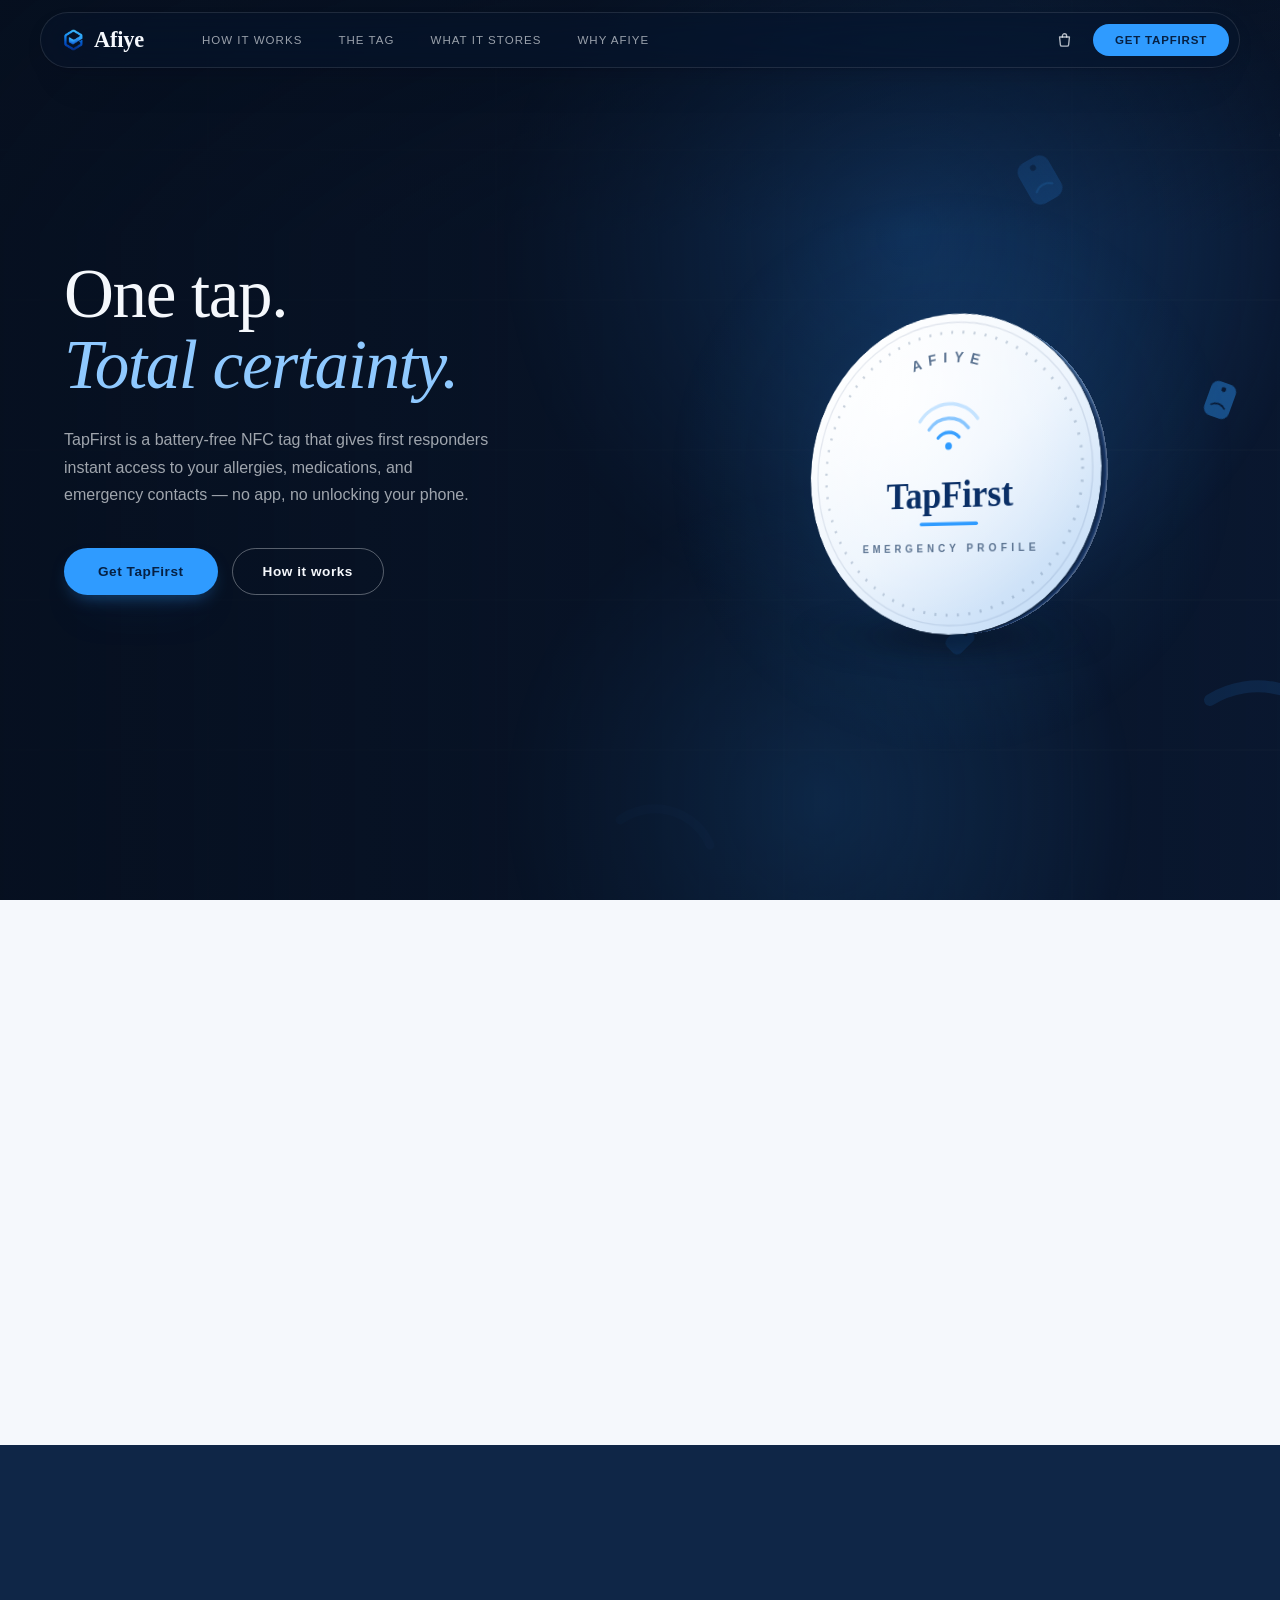
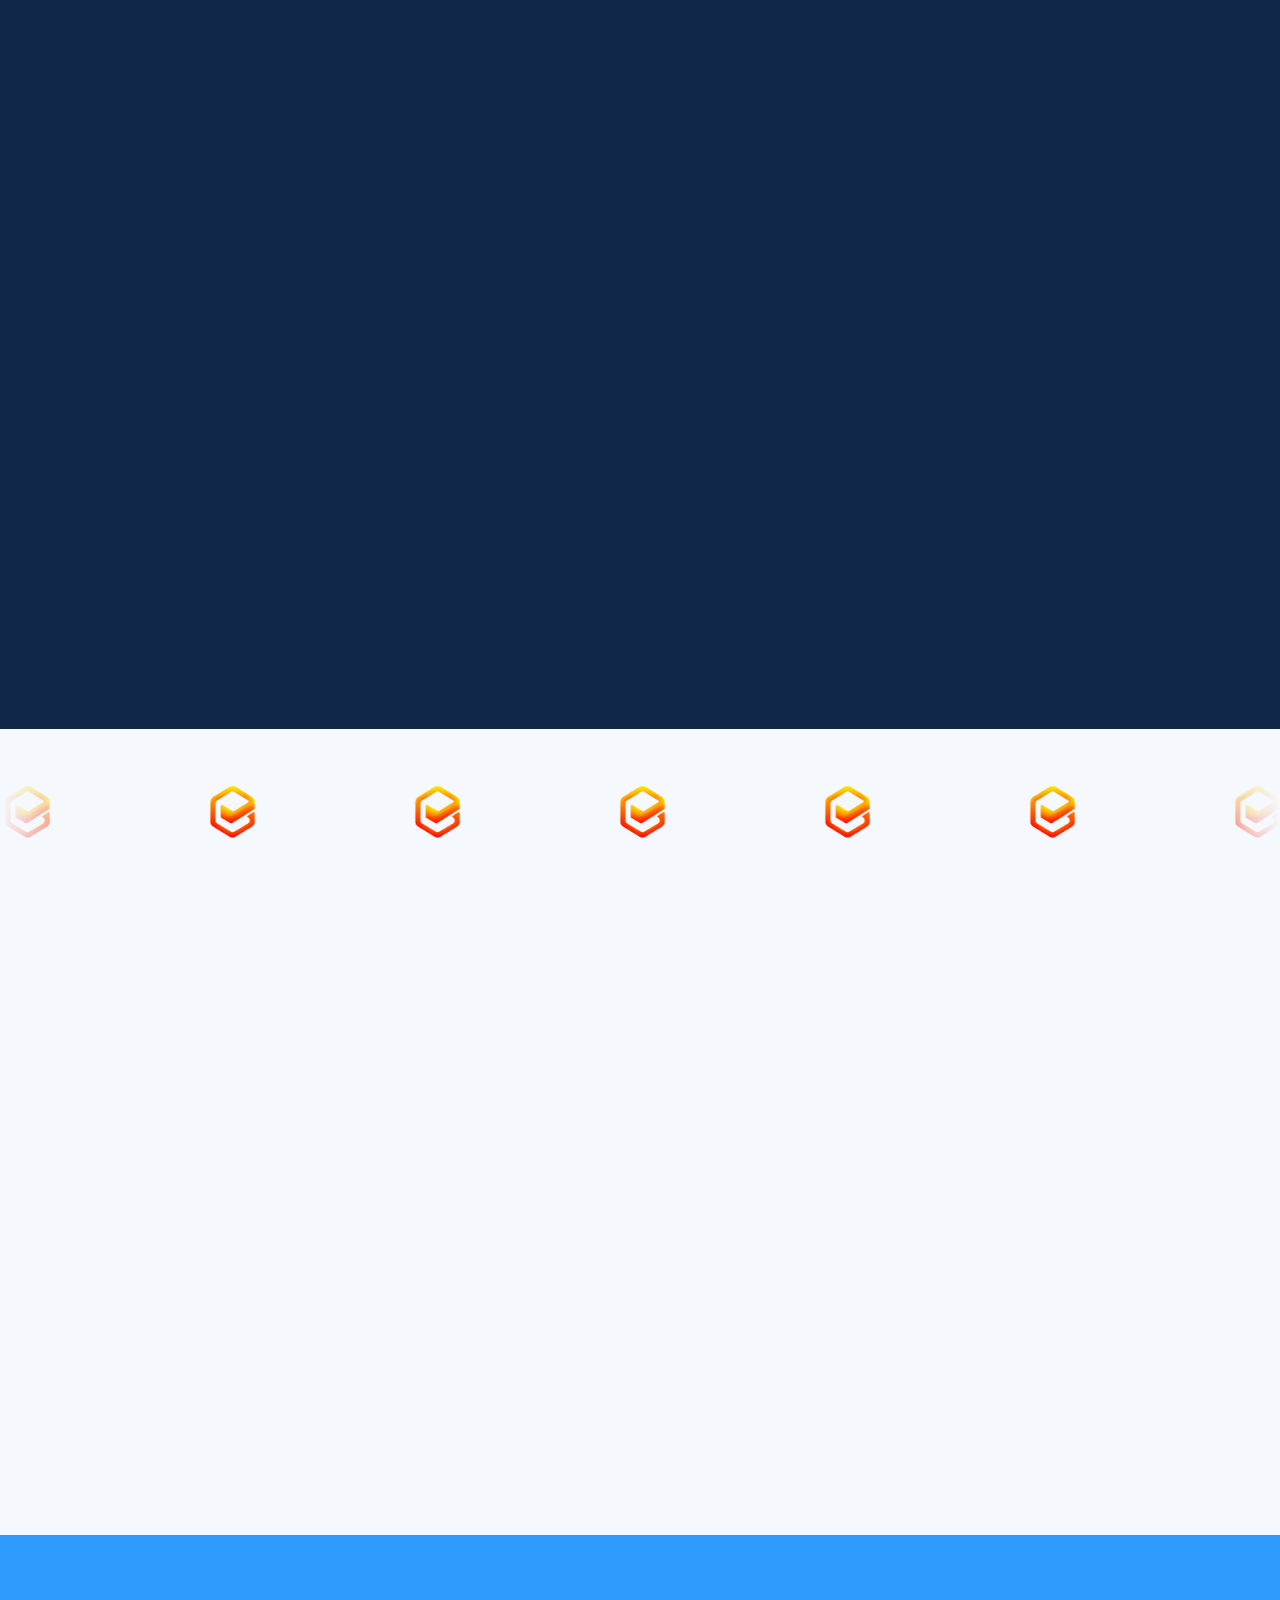
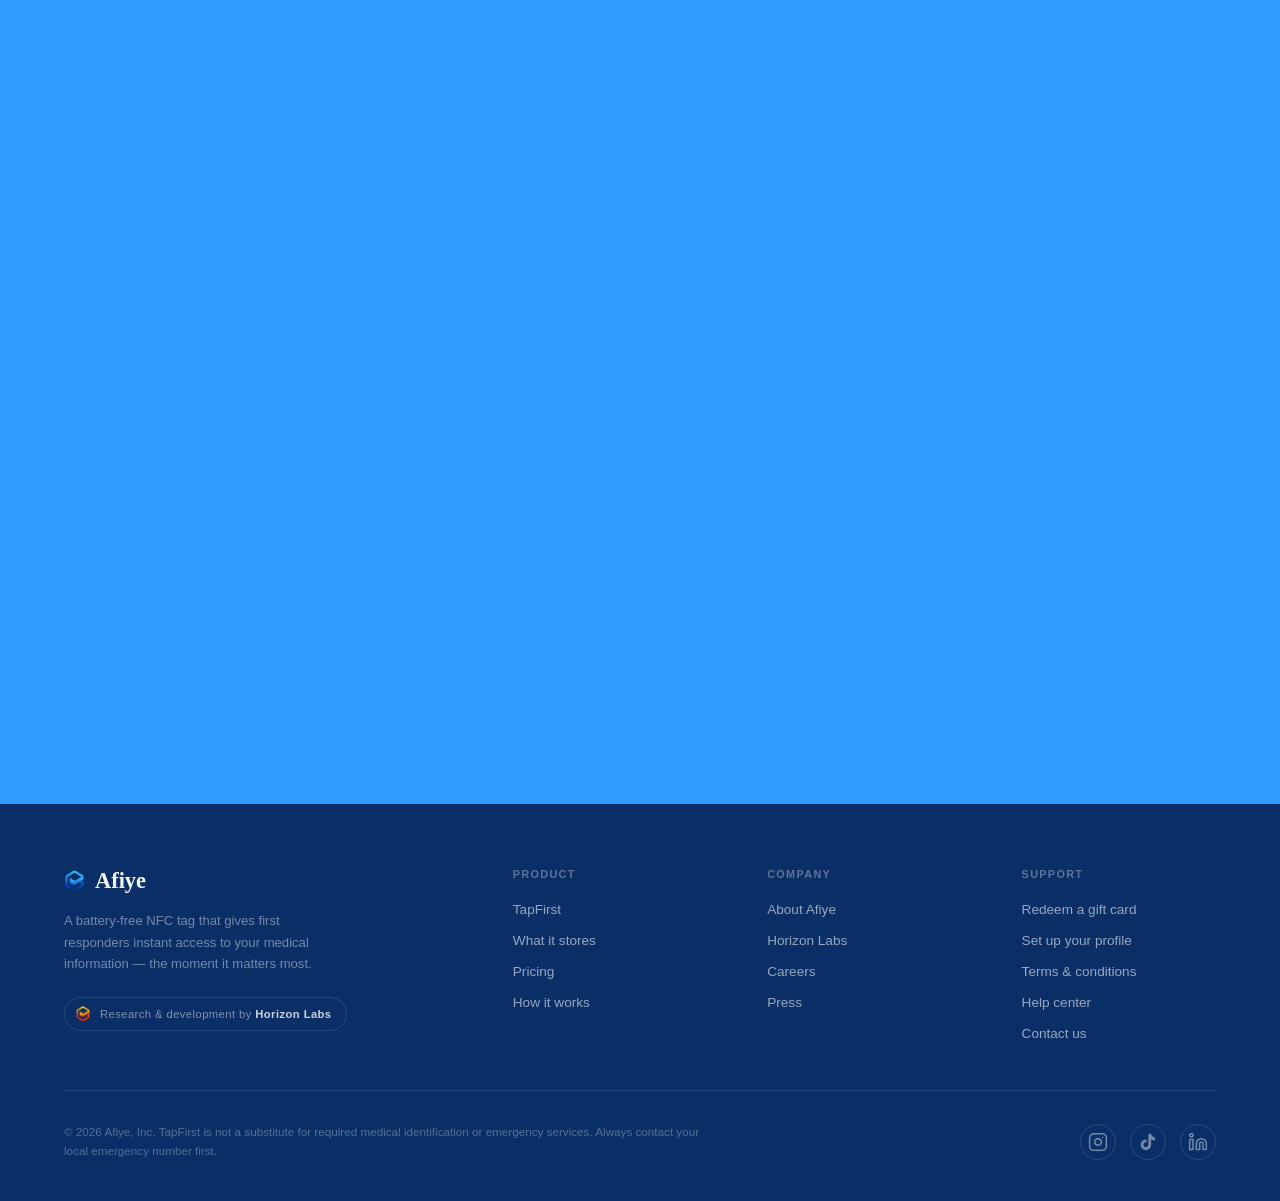
<file: index.html>
<!DOCTYPE html>
<html lang="en">
<head>
<meta charset="UTF-8"/>
<meta name="viewport" content="width=device-width, initial-scale=1.0"/>
<title>TapFirst by Afiye — Emergency Medical NFC Tag</title>
<meta name="description" content="TapFirst is a battery-free NFC tag that gives first responders instant access to your allergies, medications, conditions, and emergency contacts."/>
<meta name="theme-color" content="#0B1B33"/>

<!-- ═══ CONTENT SECURITY POLICY ═══════════════════════════════════
     The page's styles and behaviour now live in their own files
     (css/index.css, js/index.js) rather than in <style> and <script>
     blocks here. That split is what makes this policy possible: with
     no inline code of our own to whitelist, the browser can be told
     to run *nothing* inline, so markup injected into this page —
     through a comment field, a URL parameter, a compromised CMS —
     has no way to execute.

     Read it as: deny everything, then name the few things allowed.

       default-src 'none'   nothing loads unless a line below says so
       script-src  'self'   only .js files served from this site
       style-src            our own CSS, plus the Google Fonts sheet
       font-src             the font files that sheet points at
       img-src              our own assets, plus the logo hosts used
                            by the stripe further down this page
       connect-src 'none'   the page makes no network calls at all
       base-uri / form-action / object-src
                            close the <base>, form-post and plugin
                            hijack routes, none of which this page uses
       require-trusted-types-for
                            refuses innerHTML-style HTML sinks in JS.
                            js/index.js uses <template> cloning and
                            textContent instead, so this costs nothing
                            and keeps it that way.

     ADDING A LOGO from another domain? Add that domain to img-src.
     A logo dropped in site/assets/ is already covered by 'self'.

     Two protections can only travel as real HTTP response headers,
     so set these on your host (Netlify _headers, nginx add_header,
     Cloudflare Transform Rule, …) — a <meta> tag is ignored for them:
       Content-Security-Policy: frame-ancestors 'none'   (clickjacking)
       X-Content-Type-Options: nosniff                   (MIME sniffing)
     Worth adding alongside them:
       Strict-Transport-Security: max-age=31536000; includeSubDomains
       Referrer-Policy: strict-origin-when-cross-origin
       Permissions-Policy: geolocation=(), camera=(), microphone=()

     HEADS UP — opening this file by double-clicking it (a file:///
     address) makes Chrome treat the page as having no origin, so
     'self' matches nothing and the CSS and JS get blocked. Serve the
     folder over http instead while you work on it:
         cd site && python -m http.server 8000
     then visit http://localhost:8000/. Deployed over https it is
     fine — this only affects local file:// previews.
═══════════════════════════════════════════════════════════════ -->
<meta http-equiv="Content-Security-Policy" content="
  default-src 'none';
  base-uri 'none';
  form-action 'none';
  object-src 'none';
  script-src 'self';
  style-src 'self' https://fonts.googleapis.com;
  font-src https://fonts.gstatic.com;
  img-src 'self' https://upload.wikimedia.org https://www.dsaict.eu;
  connect-src 'none';
  require-trusted-types-for 'script'"/>
<!-- Don't hand our full URL to the third-party logo hosts. -->
<meta name="referrer" content="strict-origin-when-cross-origin"/>

<meta property="og:type" content="website"/>
<meta property="og:title" content="TapFirst by Afiye — Emergency Medical NFC Tag"/>
<meta property="og:description" content="A battery-free NFC tag that gives first responders instant access to your medical information. No app, no unlocking your phone."/>
<meta property="og:image" content="assets/afiyeLogo.png"/>
<meta name="twitter:card" content="summary_large_image"/>
<link rel="icon" href="assets/afiyeLogo.png"/>
<link rel="preconnect" href="https://fonts.googleapis.com"/>
<link rel="preconnect" href="https://fonts.gstatic.com" crossorigin/>
<link href="https://fonts.googleapis.com/css2?family=Cormorant+Garamond:ital,wght@0,400;0,500;0,600;1,400;1,500;1,600&family=Hanken+Grotesk:wght@300;400;500;600;700&display=swap" rel="stylesheet"/>
<link rel="stylesheet" href="css/index.css"/>
<script src="js/index.js" defer></script>
</head>
<body>

<!-- NAV -->
<nav id="siteNav">
  <a href="#top" class="nav-logo"><img src="assets/afiyeLogo.png" alt="" width="22" height="22"><span>Afiye</span></a>
  <ul class="nav-links">
    <li><a href="#how">How it works</a></li>
    <li><a href="#product">The tag</a></li>
    <li><a href="#stores">What it stores</a></li>
    <li><a href="#promise">Why Afiye</a></li>
  </ul>
  <div class="nav-right">
    <button class="btn-cart" id="cartLink" type="button" aria-label="Cart" aria-haspopup="dialog" aria-expanded="false">
      <svg width="17" height="17" viewBox="0 0 24 24" fill="none" stroke="currentColor" stroke-width="1.9" stroke-linecap="round" stroke-linejoin="round" aria-hidden="true"><path d="M5 7h14l-1.2 11.2A2 2 0 0 1 15.8 20H8.2a2 2 0 0 1-2-1.8L5 7Z"/><path d="M9 7V5.5a3 3 0 0 1 6 0V7"/></svg>
      <span class="cart-count" id="cartCount" hidden>0</span>
    </button>
    <a href="#product" class="btn-nav">Get TapFirst</a>
    <button class="menu-toggle" id="menuToggle" type="button" aria-label="Open menu" aria-expanded="false" aria-controls="mobileMenu">
      <svg width="20" height="20" viewBox="0 0 24 24" fill="none" stroke="currentColor" stroke-width="2" stroke-linecap="round" aria-hidden="true"><line x1="3" y1="6" x2="21" y2="6"/><line x1="3" y1="12" x2="21" y2="12"/><line x1="3" y1="18" x2="21" y2="18"/></svg>
    </button>
  </div>
</nav>
<div class="mobile-menu" id="mobileMenu">
  <a href="#how">How it works</a>
  <a href="#product">The tag</a>
  <a href="#stores">What it stores</a>
  <a href="#promise">Why Afiye</a>
  <a href="#product" class="btn-nav">Get TapFirst</a>
</div>

<!-- ── CART DRAWER ────────────────────────────── -->
<div class="cart-scrim" id="cartScrim" hidden></div>
<aside class="cart-drawer" id="cartDrawer" role="dialog" aria-modal="true" aria-label="Your cart" aria-hidden="true">
  <div class="cart-head">
    <h2>Your cart</h2>
    <button class="cart-close" id="cartClose" type="button" aria-label="Close cart">
      <svg width="18" height="18" viewBox="0 0 24 24" fill="none" stroke="currentColor" stroke-width="2" stroke-linecap="round" aria-hidden="true"><path d="M6 6l12 12M18 6L6 18"/></svg>
    </button>
  </div>
  <div class="cart-body" id="cartBody"></div>
</aside>

<!-- ── CART DRAWER CONTENTS ─────────────────────────────────────────
     The drawer used to be assembled in JavaScript as one long HTML
     string and dropped in with innerHTML. Written as markup here and
     cloned by the script instead, there is no HTML-string sink left
     on the page at all: the only values the script fills in are a
     quantity and two prices, and those go in as .value / .textContent,
     which the browser can never read back as tags.

     Edit the wording or the layout right here — it is ordinary markup.
     A <template> is inert until cloned, so nothing below renders,
     and the logo image inside it is not fetched until the cart opens.
──────────────────────────────────────────────────────────────────── -->
<template id="tplCartEmpty">
  <div class="cart-empty">
    <svg width="42" height="42" viewBox="0 0 24 24" fill="none" stroke="currentColor" stroke-width="1.4" stroke-linecap="round" stroke-linejoin="round" aria-hidden="true"><path d="M5 7h14l-1.2 11.2A2 2 0 0 1 15.8 20H8.2a2 2 0 0 1-2-1.8L5 7Z"/><path d="M9 7V5.5a3 3 0 0 1 6 0V7"/></svg>
    <p>Your cart is empty.</p>
    <a class="cart-checkout" href="#product" data-close>Browse TapFirst</a>
  </div>
</template>

<template id="tplCartLine">
  <div class="cart-line">
    <div class="cart-thumb"><img src="assets/afiyeLogo.png" alt="" width="27" height="27"></div>
    <div class="cart-info">
      <div class="cart-name">TapFirst</div>
      <div class="cart-desc">Emergency medical NFC tag</div>
      <div class="qty qty-light" role="group" aria-label="Quantity">
        <button class="qty-btn" type="button" data-step="-1" aria-label="Decrease quantity">&minus;</button>
        <input class="qty-input" id="cartQty" type="number" value="1" min="1" max="99" step="1" inputmode="numeric" aria-label="Quantity">
        <button class="qty-btn" type="button" data-step="1" aria-label="Increase quantity">+</button>
      </div>
    </div>
    <div class="cart-side">
      <!-- filled by the script with the line total -->
      <div class="cart-cost"></div>
      <button class="cart-remove" type="button" data-remove>Remove</button>
    </div>
  </div>
  <!-- second span filled by the script with the cart total -->
  <div class="cart-total"><span>Total</span><span></span></div>
  <p class="cart-ship">Delivered in about five days.</p>
  <a class="cart-checkout" href="checkout.html">Checkout</a>
  <button class="cart-continue" type="button" data-close>Continue shopping</button>
</template>

<!-- HERO -->
<section class="hero" id="top">
  <div class="hero-bg" aria-hidden="true">
    <svg class="hero-grid-svg" viewBox="0 0 1440 900" preserveAspectRatio="xMidYMid slice" xmlns="http://www.w3.org/2000/svg">
      <rect width="1440" height="900" fill="#0A1830"/>
      <g stroke="rgba(255,255,255,0.025)" stroke-width="1">
        <line x1="0" y1="150" x2="1440" y2="150"/>
        <line x1="0" y1="300" x2="1440" y2="300"/>
        <line x1="0" y1="450" x2="1440" y2="450"/>
        <line x1="0" y1="600" x2="1440" y2="600"/>
        <line x1="0" y1="750" x2="1440" y2="750"/>
        <line x1="288" y1="0" x2="288" y2="900"/>
        <line x1="576" y1="0" x2="576" y2="900"/>
        <line x1="864" y1="0" x2="864" y2="900"/>
        <line x1="1152" y1="0" x2="1152" y2="900"/>
      </g>
      <!-- Floating tag chips -->
      <g opacity="0.55">
        <g transform="translate(1120,180)"><g class="chip chip-a"><g transform="rotate(-30)">
          <rect x="-17" y="-23" width="34" height="46" rx="10" fill="#1E5FA8"/>
          <circle cx="0" cy="-14" r="3" fill="#0A1830"/>
          <path d="M-9 9a13 13 0 0 1 18 0" stroke="#2F9BFF" stroke-width="2" fill="none" stroke-linecap="round"/>
        </g></g></g>
        <g transform="translate(1300,400)"><g class="chip chip-b"><g transform="rotate(20)">
          <rect x="-13" y="-18" width="26" height="36" rx="8" fill="#2F9BFF" opacity="0.85"/>
          <circle cx="0" cy="-11" r="2.4" fill="#0A1830"/>
          <path d="M-7 7a10 10 0 0 1 14 0" stroke="#0A1830" stroke-width="1.6" fill="none" stroke-linecap="round"/>
        </g></g></g>
        <g transform="translate(1040,640)"><g class="chip chip-c"><g transform="rotate(45)">
          <rect x="-10" y="-14" width="20" height="28" rx="6" fill="#155DA8" opacity="0.7"/>
          <circle cx="0" cy="-8" r="2" fill="#0A1830"/>
        </g></g></g>
        <g transform="translate(1370,140)"><g class="chip chip-d"><g transform="rotate(-15)">
          <rect x="-9" y="-12" width="18" height="24" rx="6" fill="#DCE6F3" opacity="0.4"/>
          <circle cx="0" cy="-7" r="1.8" fill="#0A1830" opacity="0.5"/>
        </g></g></g>
      </g>
      <!-- Faint signal-wave accents -->
      <path d="M1290,700 a90,90 0 0 1 130,40" stroke="#1E5FA8" stroke-width="12" fill="none" opacity="0.22" stroke-linecap="round"/>
      <path d="M700,820 a60,60 0 0 1 90,25" stroke="#13294D" stroke-width="9" fill="none" opacity="0.3" stroke-linecap="round"/>
    </svg>
    <span class="glow glow-a"></span>
    <span class="glow glow-b"></span>
  </div>
  <div class="hero-overlay" aria-hidden="true"></div>

  <!-- The .delay-N classes carry the entrance stagger that used to be
       written as style="--d:…" here. Same timings, in css/index.css. -->
  <div class="hero-text">
    <h1 class="hero-headline">
      <span class="line"><span class="delay-1">One tap.</span></span>
      <span class="line"><span class="delay-2"><em>Total certainty.</em></span></span>
    </h1>
    <p class="hero-body intro delay-3">
      TapFirst is a battery-free NFC tag that gives first responders instant access to your allergies, medications, and emergency contacts — no app, no unlocking your phone.
    </p>
    <div class="hero-actions intro delay-4">
      <a href="#product" class="btn-primary">Get TapFirst</a>
      <a href="#how" class="btn-secondary">How it works</a>
    </div>
    <div class="scroll-cue intro delay-5" aria-hidden="true">
      <span class="scroll-rail"><i></i></span>
      <span>Scroll</span>
    </div>
  </div>

  <div class="hero-visual" id="heroVisual">
    <div class="tag-stage" id="tagStage">
      <div class="tag-halo" aria-hidden="true"></div>
      <div class="tag-waves" aria-hidden="true"><span></span><span></span><span></span></div>
      <div class="tag-ground" id="tagGround" aria-hidden="true"></div>
      <div class="tag-float">
        <div class="tag3d" id="tag3d" role="img" aria-label="A TapFirst NFC tag slowly rotating">
          <div class="disc-face front">
            <svg viewBox="0 0 220 220" xmlns="http://www.w3.org/2000/svg" aria-hidden="true">
              <defs>
                <linearGradient id="discFront" x1="0.1" y1="0" x2="0.9" y2="1">
                  <stop offset="0%" stop-color="#FFFFFF"/>
                  <stop offset="52%" stop-color="#EAF3FD"/>
                  <stop offset="100%" stop-color="#BFD9F5"/>
                </linearGradient>
                <radialGradient id="discFrontLight" cx="32%" cy="26%" r="72%">
                  <stop offset="0%" stop-color="#FFFFFF" stop-opacity="0.85"/>
                  <stop offset="100%" stop-color="#FFFFFF" stop-opacity="0"/>
                </radialGradient>
                <path id="topArc" d="M 34 110 A 76 76 0 0 1 186 110" fill="none"/>
              </defs>
              <circle cx="110" cy="110" r="110" fill="url(#discFront)"/>
              <circle cx="110" cy="110" r="110" fill="url(#discFrontLight)"/>
              <circle cx="110" cy="110" r="104" fill="none" stroke="#0A2F66" stroke-width="1" stroke-opacity="0.10"/>
              <circle cx="110" cy="110" r="97" fill="none" stroke="#5B7391" stroke-width="2" stroke-opacity="0.32" stroke-dasharray="1.5 7"/>
              <text font-family="'Hanken Grotesk',sans-serif" font-size="10.5" font-weight="600" letter-spacing="5" fill="#5B7391">
                <textPath href="#topArc" startOffset="50%" text-anchor="middle">AFIYE</textPath>
              </text>
              <g transform="translate(110,80)" stroke="#2F9BFF" stroke-width="2.4" fill="none" stroke-linecap="round">
                <path d="M-8 6a11 11 0 0 1 16 0" opacity="0.95"/>
                <path d="M-15 0a19 19 0 0 1 30 0" opacity="0.55"/>
                <path d="M-22 -6a27 27 0 0 1 44 0" opacity="0.25"/>
                <circle cx="0" cy="12" r="2.6" fill="#2F9BFF" stroke="none"/>
              </g>
              <text x="110" y="134" text-anchor="middle" font-family="'Cormorant Garamond',Georgia,serif" font-weight="600" font-size="26" fill="#0A2F66">TapFirst</text>
              <rect x="88" y="144" width="44" height="2.5" rx="1.25" fill="#2F9BFF"/>
              <text x="110" y="164" text-anchor="middle" font-family="'Hanken Grotesk',sans-serif" font-size="7.5" font-weight="600" letter-spacing="3" fill="#5B7391">EMERGENCY PROFILE</text>
            </svg>
            <span class="sheen" aria-hidden="true"></span>
          </div>
          <div class="disc-face back">
            <svg viewBox="0 0 220 220" xmlns="http://www.w3.org/2000/svg" aria-hidden="true">
              <defs>
                <linearGradient id="discBack" x1="0.1" y1="0" x2="0.9" y2="1">
                  <stop offset="0%" stop-color="#4FAEFF"/>
                  <stop offset="55%" stop-color="#1B62B4"/>
                  <stop offset="100%" stop-color="#0A2F66"/>
                </linearGradient>
                <radialGradient id="discBackLight" cx="30%" cy="24%" r="70%">
                  <stop offset="0%" stop-color="#FFFFFF" stop-opacity="0.30"/>
                  <stop offset="100%" stop-color="#FFFFFF" stop-opacity="0"/>
                </radialGradient>
              </defs>
              <circle cx="110" cy="110" r="110" fill="url(#discBack)"/>
              <circle cx="110" cy="110" r="110" fill="url(#discBackLight)"/>
              <circle cx="110" cy="110" r="97" fill="none" stroke="#F5F8FC" stroke-width="1" stroke-opacity="0.22"/>
              <!-- NFC antenna coil -->
              <g fill="none" stroke="#F5F8FC" stroke-opacity="0.30" stroke-width="2">
                <rect x="46" y="46" width="128" height="128" rx="30"/>
                <rect x="58" y="58" width="104" height="104" rx="24"/>
                <rect x="70" y="70" width="80" height="80" rx="19"/>
              </g>
              <rect x="96" y="96" width="28" height="28" rx="7" fill="#F5F8FC" fill-opacity="0.9"/>
              <rect x="104" y="104" width="12" height="12" rx="3" fill="#155DA8"/>
              <text x="110" y="192" text-anchor="middle" font-family="'Hanken Grotesk',sans-serif" font-size="7" font-weight="600" letter-spacing="2.6" fill="#F5F8FC" fill-opacity="0.6">13.56 MHz · NFC</text>
            </svg>
          </div>
        </div>
      </div>
    </div>
  </div>
</section>

<!-- HOW IT WORKS -->
<section class="how" id="how">
  <div class="how-head">
    <p class="section-tag sr">How it works</p>
    <h2 class="section-heading sr">Three seconds<br>from found to <em>informed.</em></h2>
    <p class="section-sub sr">No app to download, no account to remember, no battery to charge. TapFirst works the moment someone reaches for it.</p>
  </div>
  <ol class="how-steps">
    <li class="how-step sr">
      <span class="how-num">01</span>
      <div>
        <h3 class="how-title">Wear it</h3>
        <p class="how-desc">Clip TapFirst to a keyring, a band, or the back of your phone. It never needs charging — the reader powers it.</p>
      </div>
    </li>
    <li class="how-step sr">
      <span class="how-num">02</span>
      <div>
        <h3 class="how-title">They tap it</h3>
        <p class="how-desc">Any modern iPhone or Android reads the tag on contact. No app, no unlocking, nothing to install first.</p>
      </div>
    </li>
    <li class="how-step sr">
      <span class="how-num">03</span>
      <div>
        <h3 class="how-title">They see what matters</h3>
        <p class="how-desc">Blood type, allergies, medications, conditions and who to call — on one screen, in the order responders need it.</p>
      </div>
    </li>
  </ol>
</section>

<!-- PRODUCT DETAIL SECTION -->
<section class="product-section" id="product">
  <div class="product-img-side sr">
    <svg width="320" height="400" viewBox="0 0 320 400" fill="none" xmlns="http://www.w3.org/2000/svg" aria-label="TapFirst tag illustration">
      <circle cx="160" cy="200" r="140" fill="#2F9BFF" opacity="0.12"/>
      <rect x="100" y="100" width="140" height="220" rx="28" fill="#F5F8FC" stroke="#DCE6F3" stroke-width="1.5"/>
      <circle cx="170" cy="122" r="6" fill="none" stroke="#5B7391" stroke-width="2"/>
      <rect x="112" y="140" width="116" height="130" rx="12" fill="#FAFCFF" stroke="#DCE6F3" stroke-width="1"/>
      <text x="170" y="168" text-anchor="middle" font-family="'Cormorant Garamond',Georgia,serif" font-size="12" letter-spacing="2" fill="#5B7391">AFIYE</text>
      <line x1="122" y1="178" x2="218" y2="178" stroke="#DCE6F3" stroke-width="1"/>
      <text x="170" y="203" text-anchor="middle" font-family="'Cormorant Garamond',Georgia,serif" font-size="19" font-weight="600" fill="#0A2F66">TapFirst</text>
      <rect x="140" y="216" width="60" height="3" rx="1.5" fill="#2F9BFF"/>
      <text x="170" y="238" text-anchor="middle" font-family="'Hanken Grotesk',sans-serif" font-size="8" fill="#5B7391" letter-spacing="1">EMERGENCY PROFILE</text>
      <g transform="translate(170,255)" stroke="#155DA8" stroke-width="1.6" fill="none" stroke-linecap="round">
        <path d="M-14 4a14 14 0 0 1 28 0"/>
        <circle cx="0" cy="4" r="2.6" fill="#2F9BFF" stroke="none"/>
      </g>
      <rect x="104" y="104" width="12" height="212" rx="6" fill="white" opacity="0.3"/>
      <!-- Floating mini tags -->
      <g transform="translate(252,130)"><g class="chip chip-b"><g transform="rotate(-20)">
        <rect x="-11" y="-15" width="22" height="30" rx="7" fill="#2F9BFF" opacity="0.85"/>
        <circle cx="0" cy="-9" r="2" fill="#0F2647"/>
      </g></g></g>
      <g transform="translate(66,288)"><g class="chip chip-c"><g transform="rotate(18)">
        <rect x="-10" y="-13" width="20" height="26" rx="6" fill="#155DA8" opacity="0.7"/>
        <circle cx="0" cy="-8" r="1.8" fill="#0F2647"/>
      </g></g></g>
      <g transform="translate(74,146)"><g class="chip chip-d"><g transform="rotate(-35)">
        <rect x="-8" y="-11" width="16" height="22" rx="5" fill="#DCE6F3" opacity="0.9"/>
        <circle cx="0" cy="-6" r="1.5" fill="#5B7391" opacity="0.6"/>
      </g></g></g>
    </svg>
  </div>

  <div class="product-details">
    <p class="section-tag sr">The tag</p>
    <h2 class="product-name-big sr">TapFirst</h2>
    <p class="product-tagline sr">One tag, worn anywhere — no charging, no app, no guessing. Just the information a responder needs, the moment they need it.</p>

    <div class="ingredients-list" id="stores">
      <div class="ingredient-row sr">
        <div class="ing-icon">
          <svg width="18" height="18" viewBox="0 0 24 24" fill="none" stroke="#2F9BFF" stroke-width="2" stroke-linecap="round" stroke-linejoin="round" aria-hidden="true"><path d="M12 3s7 7.5 7 12a7 7 0 0 1-14 0c0-4.5 7-12 7-12Z"/></svg>
        </div>
        <div>
          <div class="ing-name">Blood type &amp; directives</div>
          <div class="ing-desc">Visible instantly for transfusions or trauma care</div>
        </div>
      </div>
      <div class="ingredient-row sr">
        <div class="ing-icon">
          <svg width="18" height="18" viewBox="0 0 24 24" fill="none" stroke="#2F9BFF" stroke-width="2" stroke-linecap="round" stroke-linejoin="round" aria-hidden="true"><rect x="4" y="8" width="16" height="10" rx="2"/><path d="M4 12h16M9 8V6a2 2 0 0 1 2-2h2a2 2 0 0 1 2 2v2"/></svg>
        </div>
        <div>
          <div class="ing-name">Medications &amp; allergies</div>
          <div class="ing-desc">Current prescriptions and reactions responders must avoid</div>
        </div>
      </div>
      <div class="ingredient-row sr">
        <div class="ing-icon">
          <svg width="18" height="18" viewBox="0 0 24 24" fill="none" stroke="#2F9BFF" stroke-width="2" stroke-linecap="round" stroke-linejoin="round" aria-hidden="true"><path d="M3 12h4l2 6 4-14 2 8h6"/></svg>
        </div>
        <div>
          <div class="ing-name">Conditions &amp; implants</div>
          <div class="ing-desc">Diabetes, epilepsy, pacemakers — the context behind your symptoms</div>
        </div>
      </div>
      <div class="ingredient-row sr">
        <div class="ing-icon">
          <svg width="18" height="18" viewBox="0 0 24 24" fill="none" stroke="#2F9BFF" stroke-width="2" stroke-linecap="round" stroke-linejoin="round" aria-hidden="true"><path d="M4 5c0 8.5 6.5 15 15 15l3-4-6-3-2 2c-2-1-4.5-3.5-5.5-5.5l2-2-3-6-4 .5Z"/></svg>
        </div>
        <div>
          <div class="ing-name">Emergency contacts</div>
          <div class="ing-desc">Who to call first, with one tap to dial</div>
        </div>
      </div>
    </div>

    <div class="product-price-row sr">
      <span class="price-tag" id="unitPrice">$4.99</span>
      <span class="price-per">one-time · lifetime chip</span>
    </div>

    <div class="buy-row sr">
      <div class="qty" role="group" aria-label="Quantity">
        <button class="qty-btn" type="button" data-step="-1" aria-label="Decrease quantity">&minus;</button>
        <input class="qty-input" id="qty" type="number" value="1" min="1" max="99" step="1" inputmode="numeric" aria-label="Quantity">
        <button class="qty-btn" type="button" data-step="1" aria-label="Increase quantity">+</button>
      </div>
      <button class="btn-buy" id="addToCart" type="button">Add to cart</button>
    </div>
    <p class="buy-note" id="buyNote" role="status" aria-live="polite"></p>
  </div>
</section>

<!-- ═══ LOGO STRIPE ═══════════════════════════════════════════════
     ADD A LOGO — put the image file in site/assets/ and add one line
     inside the track below. One line per logo, nothing else to do:

         <img class="partner-logo" src="assets/mercy.png" alt="Mercy">

     The src is relative to this file, so a logo sitting at
     site/assets/mercy.png is written exactly as "assets/mercy.png"
     — no leading slash, no "site/", and no repeated "assets/".

     One logo is enough: the script repeats the row to fill the
     screen and keeps the scroll speed the same however many you add.
     A logo whose file can't be found is skipped and reported in the
     browser console (F12), and if none of them load the whole stripe
     hides itself rather than leaving a gap on the page.

     HOTLINKING FROM ANOTHER SITE — the img-src line in the CSP at the
     top of this file lists which outside domains are allowed, so a
     logo pulled from a new domain needs that domain added there or
     the browser will block it. Copying the file into site/assets/
     avoids the whole question, and is safer besides: a hotlinked
     image can be swapped out at any time by whoever owns that server.
═════════════════════════════════════════════════════════════ -->
<section class="stripe" id="stripe" aria-label="Partner logos">
  <div class="stripe-viewport">
    <div class="stripe-track" id="stripeTrack">
      <img class="partner-logo" src="https://upload.wikimedia.org/wikipedia/commons/9/91/Octicons-mark-github.svg?utm_source=commons.wikimedia.org&utm_campaign=index&utm_content=original" alt="GitHub">
      <img class="partner-logo" src="https://upload.wikimedia.org/wikipedia/commons/0/0f/Microsoft_logo_-_2012_%28vertical%29.svg?utm_source=commons.wikimedia.org&utm_campaign=index&utm_content=original" alt="Microsoft">
      <img class="partner-logo" src="assets/afiyeHorizonLabs.png" alt="Horizon Labs">
      <img class="partner-logo" src="https://upload.wikimedia.org/wikipedia/commons/thumb/9/93/Amazon_Web_Services_Logo.svg/1280px-Amazon_Web_Services_Logo.svg.png?utm_source=commons.wikimedia.org&utm_campaign=index&utm_content=thumbnail" alt="AWS">
      <img class="partner-logo" src="https://www.dsaict.eu/web/image/product.template/2165/image_1024?unique=6020f3d" alt="Visual Studio">
      <img class="partner-logo" src="https://upload.wikimedia.org/wikipedia/commons/thumb/9/9a/Visual_Studio_Code_1.35_icon.svg/960px-Visual_Studio_Code_1.35_icon.svg.png?utm_source=commons.wikimedia.org&utm_campaign=index&utm_content=thumbnail" alt="Visual Studio Code">
      <img class="partner-logo" src="https://upload.wikimedia.org/wikipedia/commons/thumb/2/2e/Emblem_of_the_ICRC_%28cropped%29.svg/250px-Emblem_of_the_ICRC_%28cropped%29.svg.png?utm_source=commons.wikimedia.org&utm_campaign=parser&utm_content=thumbnail" alt="ICRC">


    </div>
  </div>
</section>

<!-- PROMISE / WHY US -->
<section class="promise-section" id="promise">
  <div class="promise-left">
    <p class="section-tag sr">Our promise</p>
    <h2 class="section-heading sr">Built to be read.<br>Trusted by<br><em>first responders.</em></h2>
    <div class="cert-grid">
      <div class="cert-badge sr">
        <svg width="22" height="22" viewBox="0 0 24 24" fill="none" stroke="currentColor" stroke-width="1.7" aria-hidden="true"><path d="M12 2l7 3v6c0 5-3 8.5-7 11-4-2.5-7-6-7-11V5l7-3Z"/></svg>
        <span>IP68 waterproof</span>
      </div>
      <div class="cert-badge sr">
        <svg width="22" height="22" viewBox="0 0 24 24" fill="none" stroke="currentColor" stroke-width="1.7" stroke-linecap="round" aria-hidden="true"><path d="M7 15a7 7 0 0 1 10 0" opacity="0.9"/><path d="M4.5 12.2a10.5 10.5 0 0 1 15 0" opacity="0.55"/><circle cx="12" cy="18.5" r="1.2" fill="currentColor" stroke="none"/></svg>
        <span>NFC Forum certified</span>
      </div>
      <div class="cert-badge sr">
        <svg width="22" height="22" viewBox="0 0 24 24" fill="none" stroke="currentColor" stroke-width="1.7" aria-hidden="true"><rect x="5" y="10" width="14" height="10" rx="2"/><path d="M8 10V7a4 4 0 0 1 8 0v3"/></svg>
        <span>256-bit encrypted</span>
      </div>
      <div class="cert-badge sr">
        <svg width="22" height="22" viewBox="0 0 24 24" fill="none" stroke="currentColor" stroke-width="1.7" aria-hidden="true"><circle cx="12" cy="12" r="9"/><path d="M9 12l2 2 4-4"/></svg>
        <span>Medical-grade polymer</span>
      </div>
      <div class="cert-badge sr">
        <svg width="22" height="22" viewBox="0 0 24 24" fill="none" stroke="currentColor" stroke-width="1.7" aria-hidden="true"><path d="M4 12a8 8 0 1 1 16 0 8 8 0 0 1-16 0Z"/><path d="M12 8v4l2.5 2.5"/></svg>
        <span>Security audited</span>
      </div>
      <div class="cert-badge sr">
        <svg width="22" height="22" viewBox="0 0 24 24" fill="none" stroke="currentColor" stroke-width="1.7" aria-hidden="true"><path d="M12 3l8 4v5c0 5-3.5 8-8 9-4.5-1-8-4-8-9V7l8-4Z"/></svg>
        <span>2-year warranty</span>
      </div>
    </div>
  </div>
  <div class="promise-right">
    <div class="stats-card sr">
      <div class="promise-stat">
        <div class="promise-num">50K+</div>
        <div class="promise-label">Tags worn worldwide</div>
      </div>
      <div class="promise-stat">
        <div class="promise-num">100%</div>
        <div class="promise-label">Battery-free, no charging</div>
      </div>
      <div class="promise-stat">
        <div class="promise-num">5 days</div>
        <div class="promise-label">Average order to delivery</div>
      </div>
      <div class="promise-stat">
        <div class="promise-num">4.9<svg class="stat-star" width="26" height="26" viewBox="0 0 24 24" fill="currentColor" aria-hidden="true"><path d="M12 2.6l2.75 5.94 6.5.78-4.8 4.44 1.27 6.42L12 16.98l-5.72 3.2 1.27-6.42-4.8-4.44 6.5-.78L12 2.6z"/></svg><span class="sr-only"> out of 5 stars</span></div>
        <div class="promise-label">Average customer rating</div>
      </div>
    </div>
  </div>
</section>

<!-- FINAL CTA -->
<section class="final-cta">
  <p class="section-tag sr">Ready?</p>
  <h2 class="section-heading sr">Carry your story<br><em>where it can help.</em></h2>
  <div class="cta-actions sr">
    <a href="#product" class="btn-cta-dark">Get TapFirst</a>
    <a href="#how" class="btn-cta-outline">See how it works</a>
  </div>
  <div class="cta-stage sr">
    <img class="cta-img" src="assets/phoneChat.png" width="620" height="930" alt="A phone showing an explanation of what Afiye does" loading="lazy" decoding="async">
  </div>
</section>

<!-- FOOTER -->
<footer>
  <div class="footer-top">
    <div class="footer-brand">
      <a href="#top" class="footer-logo"><img src="assets/afiyeLogo.png" alt="" width="22" height="22"><span>Afiye</span></a>
      <p>A battery-free NFC tag that gives first responders instant access to your medical information — the moment it matters most.</p>
      <div class="footer-lab">
        <img src="assets/afiyeHorizonLabs.png" alt="" width="16" height="16">
        <span>Research &amp; development by <strong>Horizon Labs</strong></span>
      </div>
    </div>
    <div class="footer-col">
      <div class="footer-col-title">Product</div>
      <ul>
        <li><a href="#product">TapFirst</a></li>
        <li><a href="#stores">What it stores</a></li>
        <li><a href="#product">Pricing</a></li>
        <li><a href="#how">How it works</a></li>
      </ul>
    </div>
    <div class="footer-col">
      <div class="footer-col-title">Company</div>
      <ul>
        <li><a href="#promise">About Afiye</a></li>
        <li><a href="#promise">Horizon Labs</a></li>
        <li><a href="#">Careers</a></li>
        <li><a href="#">Press</a></li>
      </ul>
    </div>
    <div class="footer-col">
      <div class="footer-col-title">Support</div>
      <ul>
        <li><a href="gift.html">Redeem a gift card</a></li>
        <li><a href="profile.html">Set up your profile</a></li>
        <li><a href="terms.html">Terms &amp; conditions</a></li>
        <li><a href="#">Help center</a></li>
        <li><a href="#">Contact us</a></li>
      </ul>
    </div>
  </div>
  <div class="footer-bottom">
    <p>&copy; 2026 Afiye, Inc. TapFirst is not a substitute for required medical identification or emergency services. Always contact your local emergency number first.</p>
    <div class="footer-social">
      <a href="#" aria-label="Instagram">
        <svg width="20" height="20" viewBox="0 0 24 24" fill="none" stroke="currentColor" stroke-width="1.8" stroke-linecap="round" stroke-linejoin="round" aria-hidden="true"><rect x="2" y="2" width="20" height="20" rx="5" ry="5"/><path d="M16 11.37A4 4 0 1 1 12.63 8 4 4 0 0 1 16 11.37z"/><line x1="17.5" y1="6.5" x2="17.51" y2="6.5"/></svg>
      </a>
      <a href="#" aria-label="TikTok">
        <svg width="20" height="20" viewBox="0 0 24 24" fill="currentColor" aria-hidden="true"><path d="M19.59 6.69a4.83 4.83 0 0 1-3.77-4.25V2h-3.45v13.67a2.89 2.89 0 0 1-2.88 2.5 2.89 2.89 0 0 1-2.89-2.89 2.89 2.89 0 0 1 2.89-2.89c.28 0 .54.04.79.1V9.01a6.33 6.33 0 0 0-.79-.05 6.34 6.34 0 0 0-6.34 6.34 6.34 6.34 0 0 0 6.34 6.34 6.34 6.34 0 0 0 6.33-6.34V8.75a8.22 8.22 0 0 0 4.78 1.52V6.82a4.85 4.85 0 0 1-1.01-.13z"/></svg>
      </a>
      <a href="#" aria-label="LinkedIn">
        <svg width="20" height="20" viewBox="0 0 24 24" fill="none" stroke="currentColor" stroke-width="1.8" stroke-linecap="round" stroke-linejoin="round" aria-hidden="true"><path d="M16 8a6 6 0 0 1 6 6v7h-4v-7a2 2 0 0 0-2-2 2 2 0 0 0-2 2v7h-4v-7a6 6 0 0 1 6-6z"/><rect x="2" y="9" width="4" height="12"/><circle cx="4" cy="4" r="2"/></svg>
      </a>
    </div>
  </div>
</footer>

</body>
</html>
</file>
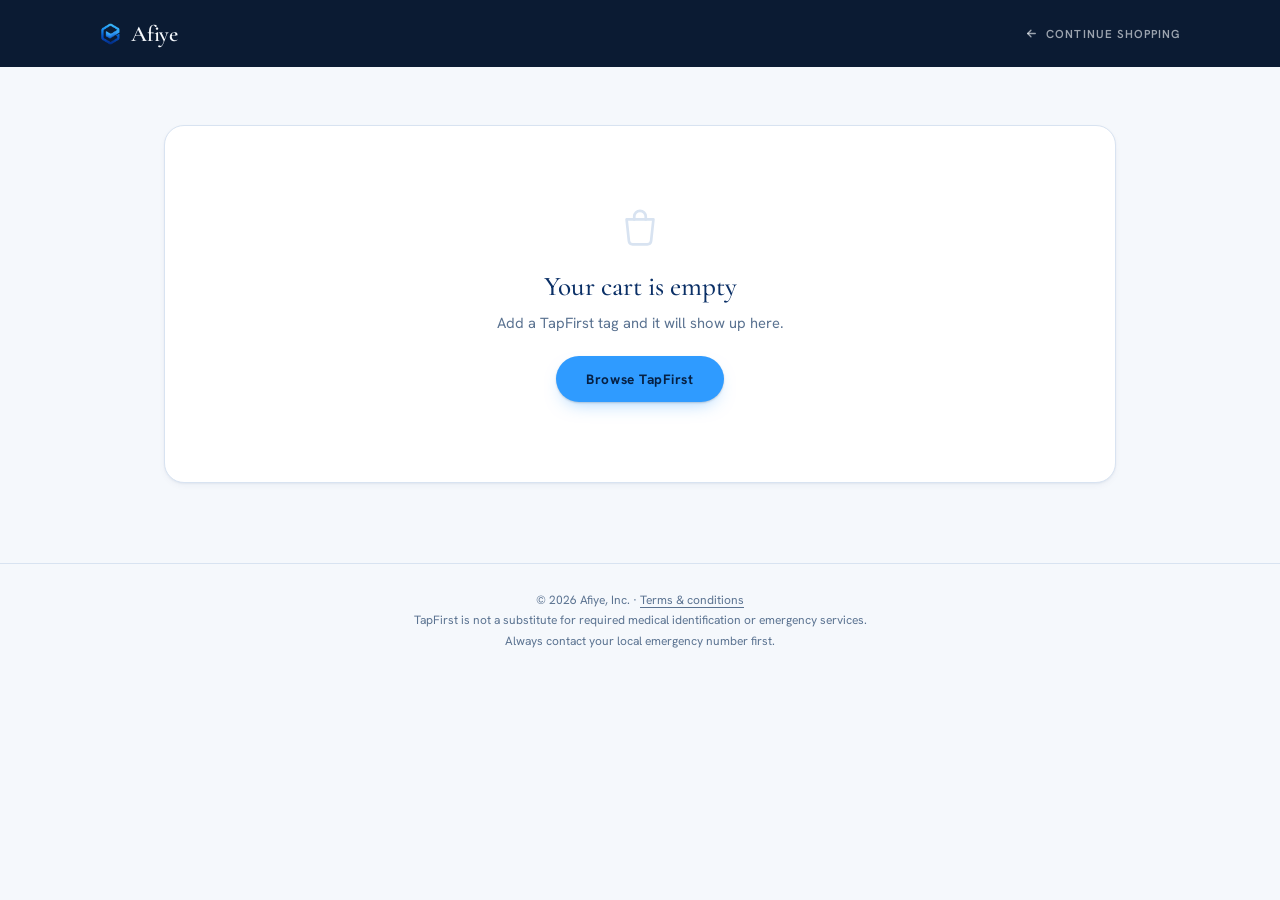
<file: checkout.html>
<!DOCTYPE html>
<html lang="en">
<head>
<meta charset="UTF-8"/>
<meta name="viewport" content="width=device-width, initial-scale=1.0"/>
<title>Checkout — TapFirst by Afiye</title>
<meta name="description" content="Complete your TapFirst order. Delivery details only — no medical information is collected here."/>
<meta name="theme-color" content="#0B1B33"/>
<meta name="robots" content="noindex"/>
<link rel="icon" href="assets/afiyeLogo.png"/>
<link rel="preconnect" href="https://fonts.googleapis.com"/>
<link rel="preconnect" href="https://fonts.gstatic.com" crossorigin/>
<link href="https://fonts.googleapis.com/css2?family=Cormorant+Garamond:ital,wght@0,400;0,500;0,600;1,400;1,500;1,600&family=Hanken+Grotesk:wght@300;400;500;600;700&display=swap" rel="stylesheet"/>
<style>
/* ── RESET ───────────────────────────────────── */
*,*::before,*::after{box-sizing:border-box;margin:0;padding:0}
body{
  font-family:var(--sans);
  background:var(--cream);
  color:var(--text);
  -webkit-font-smoothing:antialiased;
}
a{text-decoration:none;color:inherit}
button{cursor:pointer;font-family:inherit;border:none;background:none;color:inherit}
img,svg{display:block;max-width:100%}
ul{list-style:none}
[hidden]{display:none !important}
a:focus-visible,button:focus-visible,input:focus-visible,textarea:focus-visible,select:focus-visible{
  outline:2px solid var(--accent);outline-offset:2px;border-radius:6px;
}

/* ── PALETTE (shared with index.html) ─────────── */
:root{
  --blue-deep:  #0A2F66;
  --blue-mid:   #155DA8;
  --accent:     #2F9BFF;
  --cream:      #F5F8FC;
  --cream-dark: #E9F0F9;
  --border:     #D8E3F1;
  --text:       #0A2F66;
  --text-muted: #5B7391;
  --serif:      'Cormorant Garamond',Georgia,serif;
  --sans:       'Hanken Grotesk',sans-serif;
  --pad-x:      clamp(20px,5vw,72px);
  --ease-out:   cubic-bezier(.16,1,.3,1);
  --shadow-sm:  0 1px 2px rgba(10,47,102,0.05), 0 3px 8px -2px rgba(10,47,102,0.06);
  --shadow-md:  0 1px 2px rgba(10,47,102,0.05), 0 6px 14px -6px rgba(10,47,102,0.10), 0 18px 34px -18px rgba(10,47,102,0.16);
}

/* ── HEADER ──────────────────────────────────── */
.head{
  background:#0B1B33;
  padding:20px var(--pad-x);
}
.head-inner{
  max-width:1080px;margin:0 auto;
  display:flex;align-items:center;gap:16px;
}
.brand{display:flex;align-items:center;gap:9px;margin-right:auto}
.brand img{width:22px;height:22px}
.brand span{
  font-family:var(--serif);font-size:1.4rem;font-weight:600;
  letter-spacing:-0.01em;color:#F5F8FC;
}
.back{
  display:inline-flex;align-items:center;gap:8px;
  font-size:0.72rem;font-weight:600;
  letter-spacing:0.09em;text-transform:uppercase;
  color:rgba(245,248,252,0.62);
  transition:color .2s ease;
}
.back:hover{color:#F5F8FC}

/* ── LAYOUT ──────────────────────────────────── */
.wrap{
  max-width:1080px;margin:0 auto;
  padding:clamp(34px,5vw,58px) var(--pad-x) 80px;
}
.page-tag{
  font-size:0.7rem;font-weight:600;
  letter-spacing:0.14em;text-transform:uppercase;
  color:var(--accent);margin-bottom:14px;
}
.page-title{
  font-family:var(--serif);
  font-size:clamp(2rem,4vw,3rem);
  font-weight:500;line-height:1.08;letter-spacing:-0.02em;
  color:var(--blue-deep);
}
.page-sub{
  margin-top:14px;max-width:520px;
  font-size:0.95rem;line-height:1.7;color:var(--text-muted);
}
.cols{
  display:grid;grid-template-columns:minmax(0,1.35fr) minmax(0,1fr);
  gap:clamp(24px,4vw,54px);
  align-items:start;
  margin-top:clamp(30px,4vw,46px);
}

/* ── FORM ────────────────────────────────────── */
.card{
  background:#fff;
  border:1px solid var(--border);
  border-radius:20px;
  padding:clamp(22px,3vw,34px);
  box-shadow:var(--shadow-sm);
}
.card + .card{margin-top:20px}
.card h2{
  font-family:var(--serif);
  font-size:1.5rem;font-weight:600;letter-spacing:-0.01em;
  color:var(--blue-deep);margin-bottom:4px;
}
.card .hint{font-size:0.84rem;color:var(--text-muted);margin-bottom:22px;line-height:1.6}

.grid{display:grid;grid-template-columns:1fr 1fr;gap:16px}
.field{display:flex;flex-direction:column;gap:7px}
.field.wide{grid-column:1 / -1}
.field label{
  font-size:0.78rem;font-weight:600;letter-spacing:0.02em;
  color:var(--blue-deep);
}
.field label .opt{color:var(--text-muted);font-weight:400}
.field input,.field textarea,.field select{
  width:100%;
  padding:12px 14px;
  border:1px solid var(--border);
  border-radius:11px;
  background:var(--cream);
  font-family:inherit;font-size:0.92rem;color:var(--text);
  transition:border-color .18s ease,background .18s ease,box-shadow .18s ease;
}
.field textarea{resize:vertical;min-height:88px;line-height:1.6}
.field input:focus,.field textarea:focus,.field select:focus{
  outline:none;background:#fff;
  border-color:var(--accent);
  box-shadow:0 0 0 3px rgba(47,155,255,0.14);
}
.field input::placeholder,.field textarea::placeholder{color:#9FB1C8}
.field .err{font-size:0.76rem;color:#B3261E;min-height:0}
.field.invalid input,.field.invalid textarea{border-color:#E5A3A0;background:#FDF6F6}

/* the reassurance panel */
.private{
  display:flex;gap:13px;
  margin-top:22px;padding:15px 17px;
  background:var(--cream-dark);
  border:1px solid var(--border);
  border-radius:13px;
}
.private svg{flex-shrink:0;color:var(--accent);margin-top:2px}
.private p{font-size:0.83rem;line-height:1.65;color:var(--text-muted)}
.private strong{color:var(--blue-deep);font-weight:600}

/* ── SUMMARY ─────────────────────────────────── */
.summary{position:sticky;top:24px}
.line{
  display:flex;align-items:flex-start;gap:14px;
  padding-bottom:18px;border-bottom:1px solid var(--border);
}
.line .thumb{
  flex-shrink:0;width:56px;height:56px;border-radius:12px;
  background:var(--cream-dark);border:1px solid var(--border);
  display:flex;align-items:center;justify-content:center;
}
.line .thumb img{width:26px;height:26px}
.line .name{font-size:0.95rem;font-weight:600;color:var(--blue-deep)}
.line .desc{font-size:0.79rem;color:var(--text-muted);margin-top:2px;line-height:1.5}
.line .cost{margin-left:auto;font-size:0.95rem;font-weight:600;white-space:nowrap}

.qty{
  display:flex;align-items:center;
  border:1px solid var(--border);border-radius:100px;
  padding:3px;margin-top:11px;width:max-content;
}
.qty-btn{
  width:30px;height:30px;border-radius:50%;
  display:flex;align-items:center;justify-content:center;
  font-size:1rem;line-height:1;color:var(--blue-deep);
  transition:background .16s ease,opacity .16s ease;
}
.qty-btn:hover:not(:disabled){background:var(--cream-dark)}
.qty-btn:disabled{opacity:.32;cursor:not-allowed}
.qty-input{
  width:40px;height:30px;border:none;outline:none;background:transparent;
  font-family:inherit;font-size:0.9rem;font-weight:600;color:var(--blue-deep);
  text-align:center;appearance:textfield;-moz-appearance:textfield;
}
.qty-input::-webkit-outer-spin-button,
.qty-input::-webkit-inner-spin-button{-webkit-appearance:none;margin:0}

.totals{margin-top:18px;display:flex;flex-direction:column;gap:10px}
.totals .row{display:flex;font-size:0.88rem;color:var(--text-muted)}
.totals .row span:last-child{margin-left:auto;color:var(--text)}
.totals .row.grand{
  margin-top:8px;padding-top:14px;border-top:1px solid var(--border);
  font-size:1.05rem;color:var(--blue-deep);font-weight:600;
}
.totals .row.grand span:last-child{
  font-family:var(--serif);font-size:1.7rem;font-weight:500;color:var(--blue-deep);
}

/* terms acceptance, above the order button */
.terms{
  display:flex;gap:11px;align-items:flex-start;
  margin-top:22px;padding:14px 16px;
  background:var(--cream-dark);
  border:1px solid var(--border);border-radius:13px;
  transition:border-color .18s ease,background .18s ease;
}
.terms input{
  margin-top:2px;width:17px;height:17px;flex-shrink:0;
  accent-color:var(--accent);cursor:pointer;
}
.terms label{font-size:0.84rem;line-height:1.6;color:var(--text-muted);cursor:pointer}
.terms a{color:var(--accent);text-decoration:underline;text-underline-offset:3px}
.terms.invalid{border-color:#E5A3A0;background:#FDF6F6}
#termsErr{display:block;margin-top:7px;font-size:0.78rem;color:#B3261E}

.btn-wa{
  width:100%;margin-top:14px;
  display:flex;align-items:center;justify-content:center;gap:10px;
  padding:16px 22px;border-radius:100px;
  background:#25D366;color:#04301A;
  font-size:0.93rem;font-weight:700;letter-spacing:0.02em;
  box-shadow:0 1px 2px rgba(4,48,26,0.18), 0 10px 22px -10px rgba(37,211,102,0.65);
  transition:filter .2s ease,transform .16s ease;
}
.btn-wa:hover{filter:brightness(0.95)}
.btn-wa:active{transform:translateY(1px)}
.btn-wa svg{flex-shrink:0}
.wa-note{
  margin-top:12px;font-size:0.76rem;line-height:1.6;
  color:var(--text-muted);text-align:center;
}

/* ── EMPTY + SENT STATES ─────────────────────── */
.empty{
  text-align:center;padding:clamp(40px,7vw,80px) 20px;
  background:#fff;border:1px solid var(--border);border-radius:20px;
  box-shadow:var(--shadow-sm);
}
.empty svg{margin:0 auto 18px;color:var(--border)}
.empty h2{
  font-family:var(--serif);font-size:1.7rem;font-weight:500;
  color:var(--blue-deep);margin-bottom:10px;
}
.empty p{font-size:0.92rem;color:var(--text-muted);margin-bottom:24px}
.btn-primary{
  display:inline-block;
  background:var(--accent);color:#062043;
  border-radius:100px;padding:14px 30px;
  font-size:0.85rem;font-weight:700;letter-spacing:0.04em;
  box-shadow:0 1px 2px rgba(4,20,45,0.18), 0 8px 18px -8px rgba(47,155,255,0.5);
  transition:filter .2s ease;
}
.btn-primary:hover{filter:brightness(0.94)}

.sent{
  margin-top:18px;padding:16px 18px;
  background:#EEF9F2;border:1px solid #BFE6CE;border-radius:13px;
  font-size:0.86rem;line-height:1.65;color:#155C33;
}
.sent strong{font-weight:600}
.sent a{color:#0F7A3D;text-decoration:underline;text-underline-offset:3px}

/* ── FOOTER ──────────────────────────────────── */
.foot{
  border-top:1px solid var(--border);
  padding:26px var(--pad-x);
  text-align:center;
  font-size:0.75rem;line-height:1.7;color:var(--text-muted);
}

@media(max-width:900px){
  .cols{grid-template-columns:1fr}
  .summary{position:static;order:-1}
}
@media(max-width:560px){
  .grid{grid-template-columns:1fr}
}
@media (prefers-reduced-motion: reduce){
  *{animation:none !important;transition:none !important}
}
</style>
</head>
<body>

<header class="head">
  <div class="head-inner">
    <a href="index.html" class="brand">
      <img src="assets/afiyeLogo.png" alt="" width="22" height="22">
      <span>Afiye</span>
    </a>
    <a href="index.html" class="back">
      <svg width="13" height="13" viewBox="0 0 24 24" fill="none" stroke="currentColor" stroke-width="2.4" stroke-linecap="round" stroke-linejoin="round" aria-hidden="true"><path d="M19 12H5"/><path d="M11 18l-6-6 6-6"/></svg>
      Continue shopping
    </a>
  </div>
</header>

<main class="wrap">

  <!-- EMPTY CART -->
  <div class="empty" id="emptyState" hidden>
    <svg width="46" height="46" viewBox="0 0 24 24" fill="none" stroke="currentColor" stroke-width="1.4" stroke-linecap="round" stroke-linejoin="round" aria-hidden="true"><path d="M5 7h14l-1.2 11.2A2 2 0 0 1 15.8 20H8.2a2 2 0 0 1-2-1.8L5 7Z"/><path d="M9 7V5.5a3 3 0 0 1 6 0V7"/></svg>
    <h2>Your cart is empty</h2>
    <p>Add a TapFirst tag and it will show up here.</p>
    <a class="btn-primary" href="index.html#product">Browse TapFirst</a>
  </div>

  <!-- CHECKOUT -->
  <div id="checkoutState" hidden>
    <p class="page-tag">Checkout</p>
    <h1 class="page-title">Where should we<br>send your tag?</h1>
    <p class="page-sub">Delivery details only. We confirm every order personally on WhatsApp before it ships.</p>

    <div class="cols">

      <!-- LEFT: details -->
      <form id="orderForm" novalidate>
        <div class="card">
          <h2>Your details</h2>
          <p class="hint">So we know who the order belongs to and how to reach you.</p>

          <div class="grid">
            <div class="field wide">
              <label for="name">Full name</label>
              <input id="name" name="name" type="text" autocomplete="name" placeholder="John Doe" required>
              <span class="err" data-for="name"></span>
            </div>
            <div class="field">
              <label for="email">Email</label>
              <input id="email" name="email" type="email" autocomplete="email" placeholder="you@example.com" required>
              <span class="err" data-for="email"></span>
            </div>
            <div class="field">
              <label for="phone">Phone</label>
              <input id="phone" name="phone" type="tel" autocomplete="tel" placeholder="+961 71 000 000" required>
              <span class="err" data-for="phone"></span>
            </div>
          </div>
        </div>

        <div class="card">
          <h2>Delivery address</h2>
          <p class="hint">Where the tag should arrive. Orders average five days from order to delivery.</p>

          <div class="grid">
            <div class="field wide">
              <label for="street">Street address</label>
              <input id="street" name="street" type="text" autocomplete="address-line1" placeholder="12 Rue Gouraud" required>
              <span class="err" data-for="street"></span>
            </div>
            <div class="field wide">
              <label for="street2">Apartment, floor, building <span class="opt">— optional</span></label>
              <input id="street2" name="street2" type="text" autocomplete="address-line2" placeholder="Apt 4, 3rd floor">
            </div>
            <div class="field">
              <label for="city">City</label>
              <input id="city" name="city" type="text" autocomplete="address-level2" placeholder="Beirut" required>
              <span class="err" data-for="city"></span>
            </div>
            <div class="field">
              <label for="postcode">Postal code <span class="opt">— optional</span></label>
              <input id="postcode" name="postcode" type="text" autocomplete="postal-code" placeholder="1103">
            </div>
            <div class="field wide">
              <label for="country">Country</label>
              <input id="country" name="country" type="text" autocomplete="country-name" placeholder="Lebanon" required>
              <span class="err" data-for="country"></span>
            </div>
            <div class="field wide">
              <label for="notes">Delivery notes <span class="opt">— optional</span></label>
              <textarea id="notes" name="notes" placeholder="Leave with the concierge, call on arrival…"></textarea>
            </div>
          </div>

          <div class="private">
            <svg width="19" height="19" viewBox="0 0 24 24" fill="none" stroke="currentColor" stroke-width="1.7" stroke-linecap="round" stroke-linejoin="round" aria-hidden="true"><rect x="5" y="10" width="14" height="10" rx="2"/><path d="M8 10V7a4 4 0 0 1 8 0v3"/></svg>
            <p><strong>No medical information here.</strong> Nothing on this page asks about your health, and none is sent with your order. Your emergency profile — blood type, medications, allergies, conditions, contacts — is set up separately on an encrypted page once your tag arrives.</p>
          </div>
        </div>
      </form>

      <!-- RIGHT: summary -->
      <aside class="summary">
        <div class="card">
          <h2>Order summary</h2>
          <p class="hint">One tag covers one person's profile.</p>

          <div class="line">
            <div class="thumb"><img src="assets/afiyeLogo.png" alt="" width="26" height="26"></div>
            <div>
              <div class="name">TapFirst</div>
              <div class="desc">Emergency medical NFC tag<br>Lifetime chip · 2-year warranty</div>
              <div class="qty" role="group" aria-label="Quantity">
                <button class="qty-btn" type="button" data-step="-1" aria-label="Decrease quantity">&minus;</button>
                <input class="qty-input" id="qty" type="number" value="1" min="1" max="99" step="1" inputmode="numeric" aria-label="Quantity">
                <button class="qty-btn" type="button" data-step="1" aria-label="Increase quantity">+</button>
              </div>
            </div>
            <div class="cost" id="lineCost">$4.99</div>
          </div>

          <div class="totals">
            <div class="row"><span>Subtotal</span><span id="subtotal">$4.99</span></div>
            <div class="row grand"><span>Total</span><span id="grandTotal">$4.99</span></div>
          </div>

          <div class="terms" id="termsBox">
            <input id="terms" type="checkbox">
            <label for="terms">I have read and agree to the
              <a href="terms.html" target="_blank" rel="noopener">terms &amp; conditions</a>.</label>
          </div>
          <span class="err" id="termsErr" role="alert"></span>

          <button class="btn-wa" id="placeOrder" type="button">
            <svg width="19" height="19" viewBox="0 0 24 24" fill="currentColor" aria-hidden="true"><path d="M12.04 2C6.58 2 2.13 6.45 2.13 11.91c0 1.75.46 3.46 1.32 4.96L2 22l5.25-1.38c1.45.79 3.08 1.21 4.79 1.21h.01c5.46 0 9.91-4.45 9.91-9.91 0-2.65-1.03-5.14-2.9-7.01A9.82 9.82 0 0 0 12.04 2Zm0 18.15h-.01c-1.52 0-3.01-.41-4.31-1.18l-.31-.18-3.2.84.85-3.12-.2-.32a8.2 8.2 0 0 1-1.26-4.38c0-4.54 3.7-8.23 8.24-8.23 2.2 0 4.27.86 5.82 2.42a8.18 8.18 0 0 1 2.41 5.82c0 4.54-3.69 8.23-8.23 8.23Zm4.52-6.16c-.25-.12-1.47-.72-1.69-.81-.23-.08-.39-.12-.56.13-.16.24-.64.8-.79.97-.14.16-.29.18-.54.06-.25-.12-1.05-.39-1.99-1.23-.74-.66-1.23-1.47-1.38-1.72-.14-.25-.01-.38.11-.5.11-.11.25-.29.37-.43.13-.15.17-.25.25-.41.08-.17.04-.31-.02-.43-.06-.12-.56-1.34-.76-1.84-.2-.48-.4-.42-.56-.43h-.47c-.17 0-.43.06-.66.31-.23.25-.86.85-.86 2.07 0 1.22.89 2.4 1.01 2.56.12.17 1.75 2.67 4.23 3.74.59.26 1.05.41 1.41.52.59.19 1.13.16 1.56.1.48-.07 1.47-.6 1.68-1.18.21-.58.21-1.08.14-1.18-.06-.11-.22-.17-.47-.29Z"/></svg>
            Place order on WhatsApp
          </button>
          <p class="wa-note">This opens WhatsApp with your order ready to send. Nothing is charged here — we confirm the details and payment with you directly.</p>

          <div class="sent" id="sentNote" hidden>
            <strong>Order opened in WhatsApp.</strong> Send the message to complete it. If nothing opened,
            <a href="#" id="waFallback" target="_blank" rel="noopener">use this link</a>.
          </div>
        </div>
      </aside>

    </div>
  </div>
</main>

<footer class="foot">
  &copy; 2026 Afiye, Inc. &middot; <a href="terms.html" style="color:inherit;text-decoration:underline;text-underline-offset:3px">Terms &amp; conditions</a><br>
  TapFirst is not a substitute for required medical identification or emergency services.<br>
  Always contact your local emergency number first.
</footer>

<script>
(function () {
  'use strict';

  /* ══════════════════════════════════════════════════════════════
     ORDER SETTINGS

     WHATSAPP — the number the order is sent to, in full international
     format, digits only: country code first, no +, no spaces, and no
     leading zero on the local part.

     Right now it is the number you gave, exactly as given. If tapping
     the button shows "Phone number shared via url is invalid", the
     country code is what's missing — for a Lebanese 71 number that
     would make it '96171065746'.
  ══════════════════════════════════════════════════════════════ */
  var WHATSAPP = '71065746';
  var CURRENCY = '$';

  /* Goes out on every order message so you can tell an order that came
     through the site from one that didn't. It is never shown on the
     page — though note anyone who opens the page source can still read
     it, so treat it as a label, not a secret. */
  var ORDER_CODE = '#T0531';

  /* The price travels with the cart from the product page, so it is
     only ever edited in one place — index.html. This is the fallback
     for a cart saved before that, or a hand-typed URL. */
  var PRICE = 4.99;

  var CART_KEY = 'afiye.cart';

  function readCart() {
    try {
      var raw = localStorage.getItem(CART_KEY);
      if (!raw) return 0;
      var data = JSON.parse(raw);
      var p = parseFloat(data.price);
      if (!isNaN(p) && p > 0) PRICE = p;
      var n = parseInt(data.qty, 10);
      return n > 0 ? Math.min(n, 99) : 0;
    } catch (e) { return 0; }
  }
  function writeCart(qty) {
    try {
      localStorage.setItem(CART_KEY, JSON.stringify({ qty: qty, price: PRICE }));
    } catch (e) {}
  }
  function money(n) {
    return CURRENCY + n.toFixed(2);
  }

  var qty = readCart();

  var emptyState    = document.getElementById('emptyState');
  var checkoutState = document.getElementById('checkoutState');

  if (qty <= 0) {
    emptyState.hidden = false;
    return;
  }
  checkoutState.hidden = false;

  /* ── QUANTITY ───────────────────────────────────────────────── */
  var qtyInput = document.getElementById('qty');
  qtyInput.value = qty;

  function paint() {
    document.getElementById('lineCost').textContent  = money(PRICE * qty);
    document.getElementById('subtotal').textContent  = money(PRICE * qty);
    document.getElementById('grandTotal').textContent = money(PRICE * qty);
    document.querySelector('.qty-btn[data-step="-1"]').disabled = qty <= 1;
    document.querySelector('.qty-btn[data-step="1"]').disabled  = qty >= 99;
  }

  function setQty(n) {
    if (isNaN(n) || n < 1) n = 1;
    if (n > 99) n = 99;
    qty = n;
    qtyInput.value = n;
    writeCart(n);
    paint();
  }
  setQty(qty);

  document.querySelectorAll('.qty-btn').forEach(function (btn) {
    btn.addEventListener('click', function () {
      setQty(qty + parseInt(btn.getAttribute('data-step'), 10));
    });
  });
  qtyInput.addEventListener('change', function () { setQty(parseInt(qtyInput.value, 10)); });
  qtyInput.addEventListener('blur',   function () { setQty(parseInt(qtyInput.value, 10)); });

  /* ── VALIDATION ─────────────────────────────────────────────── */
  var form = document.getElementById('orderForm');

  function val(id) {
    return (document.getElementById(id).value || '').trim();
  }
  function showError(id, message) {
    var input = document.getElementById(id);
    var slot  = document.querySelector('.err[data-for="' + id + '"]');
    input.closest('.field').classList.toggle('invalid', !!message);
    if (slot) slot.textContent = message || '';
  }

  function checkField(id) {
    var value = val(id);
    if (!value) { showError(id, 'Required'); return false; }
    if (id === 'email' && !/^[^\s@]+@[^\s@]+\.[^\s@]{2,}$/.test(value)) {
      showError(id, 'That email does not look right'); return false;
    }
    if (id === 'phone' && value.replace(/\D/g, '').length < 6) {
      showError(id, 'That phone number looks too short'); return false;
    }
    showError(id, '');
    return true;
  }

  var REQUIRED = ['name', 'email', 'phone', 'street', 'city', 'country'];

  REQUIRED.forEach(function (id) {
    var input = document.getElementById(id);
    /* Only nag once a field has been touched and left. */
    input.addEventListener('blur', function () { if (val(id)) checkField(id); });
    input.addEventListener('input', function () {
      if (input.closest('.field').classList.contains('invalid')) checkField(id);
    });
  });

  /* ── PLACE ORDER ────────────────────────────────────────────── */
  function buildMessage() {
    var lines = [];
    lines.push('*New TapFirst order*');
    lines.push('Code: ' + ORDER_CODE);
    lines.push('');
    lines.push('Product: TapFirst — emergency medical NFC tag');
    lines.push('Quantity: ' + qty);
    lines.push('Total: ' + money(PRICE * qty));
    lines.push('');
    lines.push('*Customer*');
    lines.push('Name: ' + val('name'));
    lines.push('Email: ' + val('email'));
    lines.push('Phone: ' + val('phone'));
    lines.push('');
    lines.push('*Deliver to*');
    lines.push(val('street'));
    if (val('street2')) lines.push(val('street2'));
    lines.push(val('city') + (val('postcode') ? ' ' + val('postcode') : ''));
    lines.push(val('country'));
    if (val('notes')) {
      lines.push('');
      lines.push('Notes: ' + val('notes'));
    }
    return lines.join('\n');
  }

  var termsBox = document.getElementById('termsBox');
  var terms    = document.getElementById('terms');
  var termsErr = document.getElementById('termsErr');

  terms.addEventListener('change', function () {
    if (terms.checked) {
      termsBox.classList.remove('invalid');
      termsErr.textContent = '';
    }
  });

  document.getElementById('placeOrder').addEventListener('click', function () {
    var ok = true;
    REQUIRED.forEach(function (id) { if (!checkField(id)) ok = false; });

    /* The terms must be accepted before an order can be sent. */
    var termsOk = terms.checked;
    termsBox.classList.toggle('invalid', !termsOk);
    termsErr.textContent = termsOk ? '' : 'Please read and accept the terms to continue.';
    if (!termsOk) ok = false;

    if (!ok) {
      var first = form.querySelector('.field.invalid input') || (termsOk ? null : terms);
      if (first) { first.focus(); first.scrollIntoView({ block: 'center', behavior: 'smooth' }); }
      return;
    }

    var url = 'https://wa.me/' + WHATSAPP + '?text=' + encodeURIComponent(buildMessage());
    var note = document.getElementById('sentNote');
    document.getElementById('waFallback').href = url;
    note.hidden = false;
    window.open(url, '_blank', 'noopener');
  });
})();
</script>
</body>
</html>
</file>
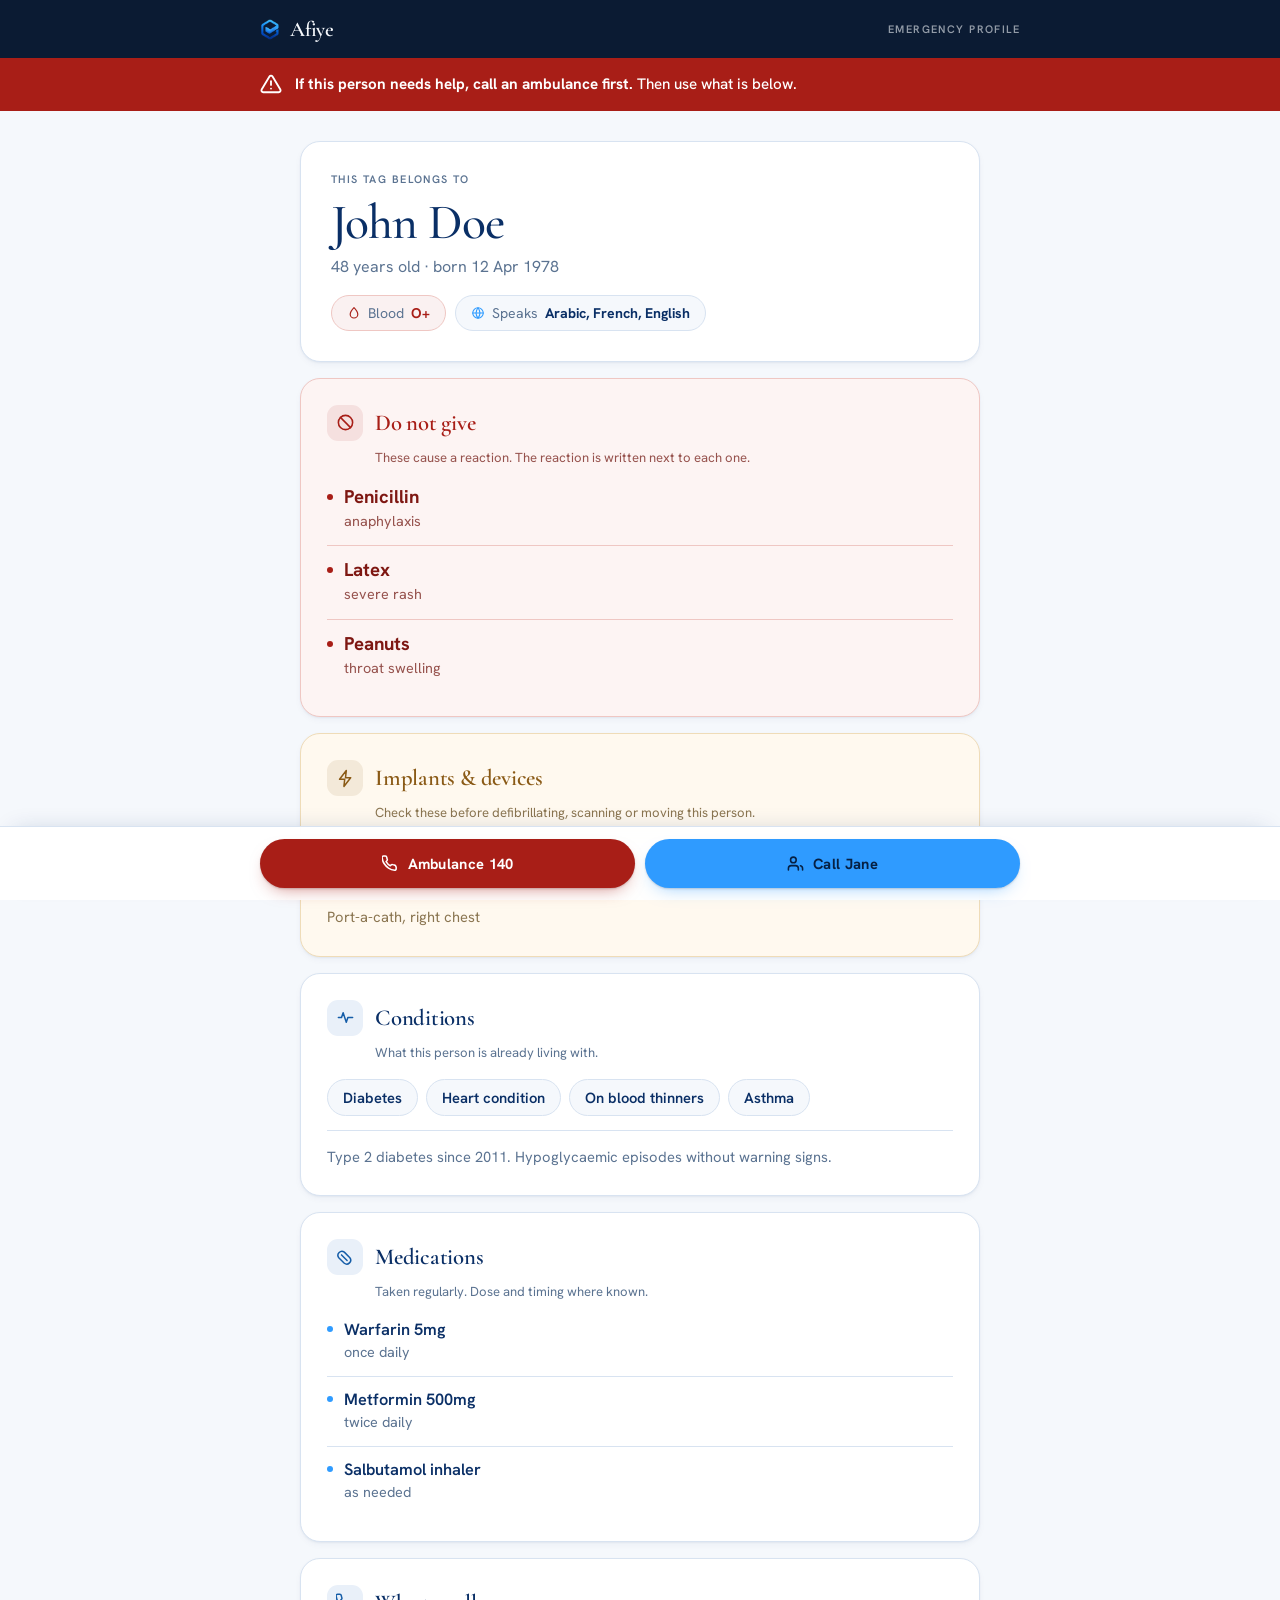
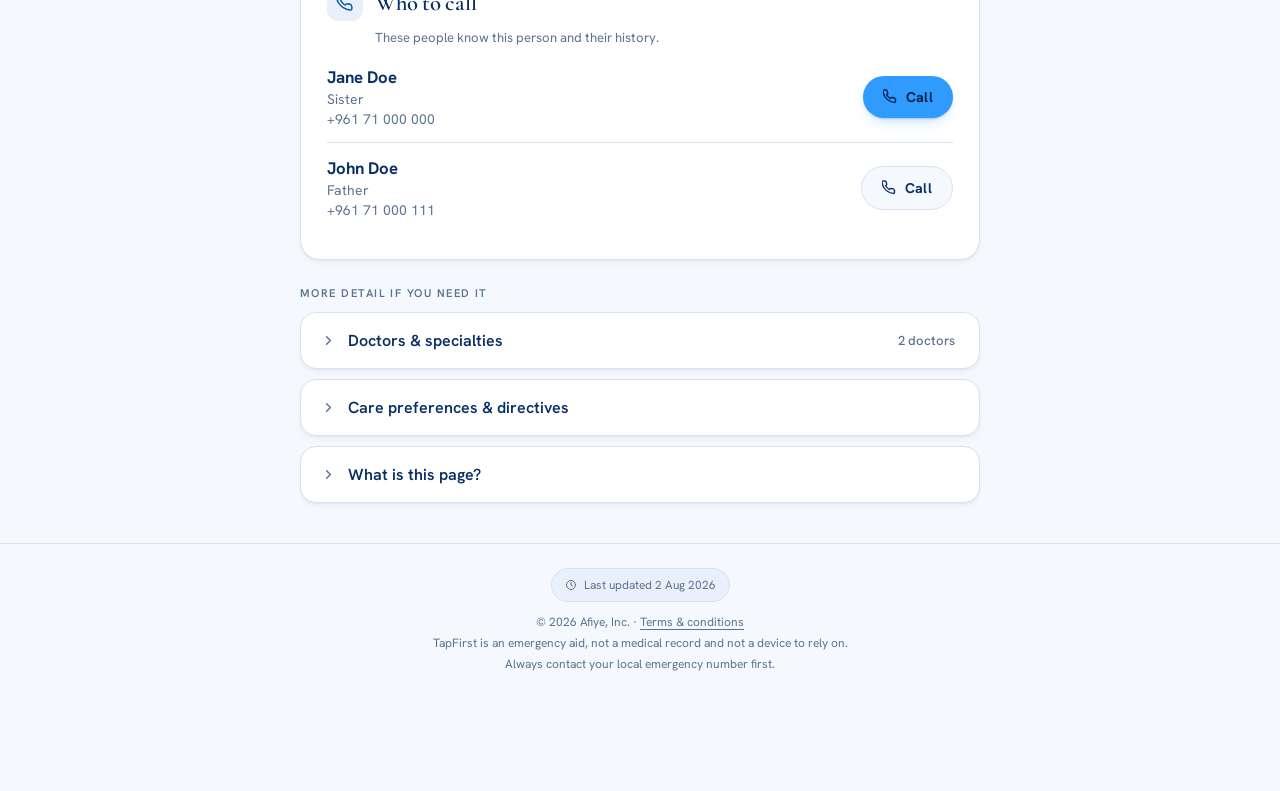
<file: emergency.html>
<!DOCTYPE html>
<html lang="en">
<head>
<meta charset="UTF-8"/>
<meta name="viewport" content="width=device-width, initial-scale=1.0"/>
<title>Emergency profile — TapFirst by Afiye</title>
<meta name="theme-color" content="#0B1B33"/>
<meta name="robots" content="noindex, nofollow"/>
<link rel="icon" href="assets/afiyeLogo-64.png"/>
<link rel="preconnect" href="https://fonts.googleapis.com"/>
<link rel="preconnect" href="https://fonts.gstatic.com" crossorigin/>
<link href="https://fonts.googleapis.com/css2?family=Cormorant+Garamond:ital,wght@0,400;0,500;0,600;1,400;1,500;1,600&family=Hanken+Grotesk:wght@300;400;500;600;700&display=swap" rel="stylesheet"/>
<style>
/* ── RESET ───────────────────────────────────── */
*,*::before,*::after{box-sizing:border-box;margin:0;padding:0}
body{
  font-family:var(--sans);
  background:var(--cream);
  color:var(--text);
  -webkit-font-smoothing:antialiased;
  /* room for the fixed call bar so nothing is ever hidden behind it */
  padding-bottom:var(--bar-h);
}
a{text-decoration:none;color:inherit}
button{cursor:pointer;font-family:inherit;border:none;background:none;color:inherit}
img,svg{display:block;max-width:100%}
ul{list-style:none}
[hidden]{display:none !important}
a:focus-visible,button:focus-visible,summary:focus-visible{
  outline:2px solid var(--accent);outline-offset:3px;border-radius:8px;
}

:root{
  --blue-deep:  #0A2F66;
  --blue-mid:   #155DA8;
  --accent:     #2F9BFF;
  --cream:      #F5F8FC;
  --cream-dark: #E9F0F9;
  --border:     #D8E3F1;
  --text:       #0A2F66;
  --text-muted: #5B7391;

  /* the two alert families — kept in the same muted key as the rest */
  --danger:      #A81E17;
  --danger-deep: #7E1712;
  --danger-bg:   #FDF4F3;
  --danger-line: #EFC7C3;
  --warn:        #8A5A16;
  --warn-bg:     #FFF9EF;
  --warn-line:   #EFDCB8;

  --serif:      'Cormorant Garamond',Georgia,serif;
  --sans:       'Hanken Grotesk',sans-serif;
  --pad-x:      clamp(18px,5vw,40px);
  --bar-h:      86px;
  --ease-out:   cubic-bezier(.16,1,.3,1);
  --shadow-sm:  0 1px 2px rgba(10,47,102,0.05), 0 3px 8px -2px rgba(10,47,102,0.06);
  --shadow-md:  0 1px 2px rgba(10,47,102,0.05), 0 6px 14px -6px rgba(10,47,102,0.10), 0 18px 34px -18px rgba(10,47,102,0.16);
}

/* ── HEADER ──────────────────────────────────── */
.head{background:#0B1B33;padding:16px var(--pad-x)}
.head-inner{max-width:760px;margin:0 auto;display:flex;align-items:center;gap:14px}
.brand{display:flex;align-items:center;gap:9px}
.brand img{width:21px;height:21px}
.brand span{font-family:var(--serif);font-size:1.32rem;font-weight:600;letter-spacing:-0.01em;color:#F5F8FC}
.head-tag{
  margin-left:auto;
  font-size:0.68rem;font-weight:600;letter-spacing:0.13em;text-transform:uppercase;
  color:rgba(245,248,252,0.58);
}

/* ── FIRST INSTRUCTION ───────────────────────── */
.callout{background:var(--danger);color:#fff;padding:15px var(--pad-x)}
.callout-inner{
  max-width:760px;margin:0 auto;
  display:flex;align-items:center;gap:13px;
}
.callout svg{flex-shrink:0}
.callout p{font-size:0.95rem;line-height:1.5;font-weight:500}
.callout strong{font-weight:700}

.wrap{max-width:760px;margin:0 auto;padding:clamp(20px,4vw,30px) var(--pad-x) 40px}

/* ── PREVIEW BANNER ──────────────────────────── */
.preview{
  display:flex;gap:12px;align-items:flex-start;
  padding:14px 16px;margin-bottom:20px;
  background:var(--cream-dark);border:1px dashed #B9CDE6;border-radius:14px;
}
.preview svg{flex-shrink:0;color:var(--accent);margin-top:2px}
.preview p{font-size:0.83rem;line-height:1.6;color:var(--text-muted)}
.preview strong{color:var(--blue-deep);font-weight:600}

/* ── IDENTITY ────────────────────────────────── */
.who{
  background:#fff;border:1px solid var(--border);border-radius:20px;
  padding:clamp(22px,4vw,30px);
  box-shadow:var(--shadow-sm);
}
.who-label{
  font-size:0.68rem;font-weight:600;letter-spacing:0.13em;text-transform:uppercase;
  color:var(--text-muted);margin-bottom:10px;
}
.who h1{
  font-family:var(--serif);font-size:clamp(2.3rem,7vw,3.1rem);
  font-weight:500;line-height:1.05;letter-spacing:-0.02em;color:var(--blue-deep);
}
.who-age{margin-top:8px;font-size:1rem;color:var(--text-muted)}
.chips{display:flex;flex-wrap:wrap;gap:9px;margin-top:18px}
.chips:empty{display:none}
.chip{
  display:inline-flex;align-items:center;gap:7px;
  padding:8px 15px;border-radius:100px;
  background:var(--cream);border:1px solid var(--border);
  font-size:0.88rem;color:var(--text-muted);
}
.chip strong{color:var(--blue-deep);font-weight:700}
.chip svg{color:var(--accent)}
.chip.blood{background:rgba(168,30,23,0.06);border-color:var(--danger-line)}
.chip.blood svg,.chip.blood strong{color:var(--danger)}

/* Says "we don't know", which is not the same as "there is none". */
.unknown{
  display:flex;gap:12px;align-items:flex-start;
  margin-top:16px;padding:15px 18px;
  background:var(--cream-dark);border:1px solid var(--border);border-radius:16px;
}
.unknown svg{flex-shrink:0;color:var(--text-muted);margin-top:2px}
.unknown p{font-size:0.87rem;line-height:1.6;color:var(--text-muted)}
.unknown strong{color:var(--blue-deep);font-weight:600}

/* ── SECTIONS ────────────────────────────────── */
.sec{
  background:#fff;border:1px solid var(--border);border-radius:20px;
  padding:clamp(20px,3.4vw,26px);
  box-shadow:var(--shadow-sm);
  margin-top:16px;
}
.sec-top{display:flex;align-items:center;gap:12px;margin-bottom:6px}
.sec-icon{
  width:36px;height:36px;flex-shrink:0;border-radius:11px;
  background:var(--cream-dark);color:var(--blue-mid);
  display:flex;align-items:center;justify-content:center;
}
.sec h2{
  font-family:var(--serif);font-size:1.42rem;font-weight:600;
  letter-spacing:-0.01em;color:var(--blue-deep);
}
.sec-hint{font-size:0.82rem;line-height:1.6;color:var(--text-muted);margin-bottom:16px;padding-left:48px}

/* the two loud ones */
.sec.danger{background:var(--danger-bg);border-color:var(--danger-line)}
.sec.danger .sec-icon{background:rgba(168,30,23,0.09);color:var(--danger)}
.sec.danger h2{color:var(--danger)}
.sec.danger .sec-hint{color:#96524D}
.sec.warn{background:var(--warn-bg);border-color:var(--warn-line)}
.sec.warn .sec-icon{background:rgba(138,90,22,0.10);color:var(--warn)}
.sec.warn h2{color:var(--warn)}
.sec.warn .sec-hint{color:#8A7550}

/* ── ITEM LISTS ──────────────────────────────── */
.items{display:flex;flex-direction:column;gap:2px}
.item{
  display:flex;align-items:baseline;gap:11px;
  padding:11px 0;
  border-top:1px solid var(--border);
}
.item:first-child{border-top:none;padding-top:0}
.item-dot{
  width:6px;height:6px;flex-shrink:0;border-radius:50%;
  background:var(--accent);transform:translateY(-3px);
}
.item-main{font-size:1.02rem;font-weight:600;color:var(--blue-deep);line-height:1.45}
.item-sub{font-size:0.9rem;color:var(--text-muted);line-height:1.5}

.sec.danger .item{border-top-color:var(--danger-line)}
.sec.danger .item-dot{background:var(--danger)}
.sec.danger .item-main{font-size:1.16rem;font-weight:700;color:var(--danger-deep)}
.sec.danger .item-sub{color:#96524D}
.sec.warn .item{border-top-color:var(--warn-line)}
.sec.warn .item-dot{background:var(--warn)}
.sec.warn .item-main{color:#6B4611}
.sec.warn .item-sub{color:#8A7550}

/* conditions read better as tags than as a list */
.tags{display:flex;flex-wrap:wrap;gap:8px}
.tag{
  padding:8px 15px;border-radius:100px;
  background:var(--cream);border:1px solid var(--border);
  font-size:0.92rem;font-weight:600;color:var(--blue-deep);
}
.sec.warn .tag{background:rgba(138,90,22,0.07);border-color:var(--warn-line);color:#6B4611}
.note{
  margin-top:14px;padding-top:14px;border-top:1px solid var(--border);
  font-size:0.92rem;line-height:1.65;color:var(--text-muted);
}
.sec.warn .note{border-top-color:var(--warn-line);color:#8A7550}

/* ── CONTACTS ────────────────────────────────── */
.person{
  display:flex;align-items:center;gap:14px;
  padding:14px 0;border-top:1px solid var(--border);
}
.person:first-child{border-top:none;padding-top:2px}
.person-text{min-width:0;flex:1}
.person-name{font-size:1.05rem;font-weight:700;color:var(--blue-deep)}
.person-rel{font-size:0.87rem;color:var(--text-muted);margin-top:2px}
.person-phone{font-size:0.87rem;color:var(--text-muted);margin-top:2px;font-variant-numeric:tabular-nums}
.call{
  flex-shrink:0;
  display:inline-flex;align-items:center;gap:8px;
  padding:12px 20px;border-radius:100px;
  background:var(--accent);color:#062043;
  font-size:0.88rem;font-weight:700;letter-spacing:0.02em;
  box-shadow:0 1px 2px rgba(4,20,45,0.16), 0 7px 16px -8px rgba(47,155,255,0.5);
  transition:filter .2s ease,transform .16s ease;
}
.call:hover{filter:brightness(0.94)}
.call:active{transform:translateY(1px)}
.call.quiet{
  background:var(--cream);color:var(--blue-deep);
  border:1px solid var(--border);box-shadow:none;
}
.call.quiet:hover{background:var(--cream-dark);filter:none}

/* ── DIG DEEPER ──────────────────────────────── */
.more{margin-top:16px}
.more h3{
  font-size:0.7rem;font-weight:600;letter-spacing:0.13em;text-transform:uppercase;
  color:var(--text-muted);margin:26px 0 12px;
}
details{
  background:#fff;border:1px solid var(--border);border-radius:16px;
  margin-top:10px;overflow:hidden;
  box-shadow:var(--shadow-sm);
}
summary{
  display:flex;align-items:center;gap:12px;
  padding:17px 20px;
  font-size:1rem;font-weight:600;color:var(--blue-deep);
  cursor:pointer;list-style:none;user-select:none;
  transition:background .16s ease;
}
summary::-webkit-details-marker{display:none}
summary:hover{background:var(--cream)}
.sum-count{
  margin-left:auto;padding-right:4px;
  font-size:0.82rem;font-weight:500;color:var(--text-muted);
}
.chev{flex-shrink:0;color:var(--text-muted);transition:transform .22s var(--ease-out)}
details[open] .chev{transform:rotate(90deg)}
.det-body{padding:2px 20px 20px;animation:slideDown .26s var(--ease-out)}
@keyframes slideDown{from{opacity:0;transform:translateY(-6px)}to{opacity:1;transform:none}}
.row{
  display:flex;justify-content:space-between;gap:20px;
  padding:11px 0;border-top:1px solid var(--border);
  font-size:0.94rem;line-height:1.55;
}
.row:first-child{border-top:none}
.row dt{color:var(--text-muted);flex-shrink:0}
.row dd{font-weight:600;color:var(--blue-deep);text-align:right}
.free{font-size:0.94rem;line-height:1.7;color:var(--text);padding-top:11px;border-top:1px solid var(--border);margin-top:0}
/* running text, not a data row — no rules between paragraphs */
.prose{font-size:0.94rem;line-height:1.7;color:var(--text-muted);padding-top:11px}
.prose strong{color:var(--blue-deep);font-weight:700}
.prose a{color:var(--accent);text-decoration:underline;text-underline-offset:3px}

/* ── STICKY CALL BAR ─────────────────────────── */
.bar{
  position:fixed;left:0;right:0;bottom:0;z-index:40;
  background:rgba(255,255,255,0.94);
  -webkit-backdrop-filter:blur(14px);backdrop-filter:blur(14px);
  border-top:1px solid var(--border);
  padding:12px var(--pad-x);
  padding-bottom:calc(12px + env(safe-area-inset-bottom,0px));
  box-shadow:0 -8px 24px -14px rgba(10,47,102,0.22);
}
.bar-inner{max-width:760px;margin:0 auto;display:flex;gap:10px}
.bar a{
  flex:1;min-width:0;
  display:flex;align-items:center;justify-content:center;gap:9px;
  padding:15px 14px;border-radius:100px;
  font-size:0.92rem;font-weight:700;letter-spacing:0.02em;
  transition:filter .2s ease,transform .16s ease;
}
.bar a:active{transform:translateY(1px)}
.bar a span{overflow:hidden;text-overflow:ellipsis;white-space:nowrap}
.bar-emg{
  background:var(--danger);color:#fff;
  box-shadow:0 1px 2px rgba(70,12,9,0.2), 0 8px 18px -9px rgba(168,30,23,0.6);
}
.bar-emg:hover{filter:brightness(1.07)}
.bar-kin{
  background:var(--accent);color:#062043;
  box-shadow:0 1px 2px rgba(4,20,45,0.16), 0 8px 18px -9px rgba(47,155,255,0.55);
}
.bar-kin:hover{filter:brightness(0.94)}

/* ── FOOTER ──────────────────────────────────── */
.foot{
  border-top:1px solid var(--border);
  padding:24px var(--pad-x) 30px;
  text-align:center;font-size:0.75rem;line-height:1.75;color:var(--text-muted);
}
.foot a{color:inherit;text-decoration:underline;text-underline-offset:3px}
.stamp{
  display:inline-flex;align-items:center;gap:7px;
  margin-bottom:10px;padding:6px 13px;border-radius:100px;
  background:var(--cream-dark);border:1px solid var(--border);
  font-size:0.74rem;color:var(--text-muted);
}

@media(max-width:520px){
  .sec-hint{padding-left:0}
  .person{flex-wrap:wrap}
  .call{width:100%;justify-content:center}
  .row{flex-direction:column;gap:3px}
  .row dd{text-align:left}
}
@media(prefers-reduced-motion:reduce){
  *{animation:none !important;transition:none !important}
}
@media print{
  .bar,.callout,.preview{display:none}
  body{padding-bottom:0;background:#fff}
  details{border:none;box-shadow:none}
  .det-body{display:block !important;animation:none}
  .sec,.who{box-shadow:none;break-inside:avoid}
}
</style>
</head>
<body>

<header class="head">
  <div class="head-inner">
    <a href="index.html" class="brand">
      <img src="assets/afiyeLogo-64.png" alt="" width="21" height="21">
      <span>Afiye</span>
    </a>
    <span class="head-tag">Emergency profile</span>
  </div>
</header>

<!-- The first thing anyone reads. Nothing above it, nothing competing with it. -->
<div class="callout">
  <div class="callout-inner">
    <svg width="22" height="22" viewBox="0 0 24 24" fill="none" stroke="currentColor" stroke-width="2" stroke-linecap="round" stroke-linejoin="round" aria-hidden="true"><path d="M12 9v4"/><path d="M12 17h.01"/><path d="M10.3 3.9 1.8 18a2 2 0 0 0 1.7 3h17a2 2 0 0 0 1.7-3L13.7 3.9a2 2 0 0 0-3.4 0Z"/></svg>
    <p><strong>If this person needs help, call an ambulance first.</strong> Then use what is below.</p>
  </div>
</div>

<main class="wrap">

  <!-- Only shown when the page is opened as ?preview=1 -->
  <div class="preview" id="previewBanner" hidden>
    <svg width="18" height="18" viewBox="0 0 24 24" fill="none" stroke="currentColor" stroke-width="1.8" stroke-linecap="round" stroke-linejoin="round" aria-hidden="true"><path d="M2 12s3.5-7 10-7 10 7 10 7-3.5 7-10 7-10-7-10-7Z"/><circle cx="12" cy="12" r="3"/></svg>
    <p><strong>Preview of your own draft.</strong> This is how your profile will look to whoever taps your tag. Nobody else can see this page — it is read from this browser only.</p>
  </div>

  <!-- ── WHO ─────────────────────────────────── -->
  <section class="who">
    <p class="who-label">This tag belongs to</p>
    <h1 id="pName">—</h1>
    <p class="who-age" id="pAge" hidden></p>
    <div class="chips" id="pChips"></div>
  </section>

  <!-- ── ALLERGIES — the one thing that must not be missed ── -->
  <section class="sec danger" id="secAllergy" hidden>
    <div class="sec-top">
      <div class="sec-icon">
        <svg width="19" height="19" viewBox="0 0 24 24" fill="none" stroke="currentColor" stroke-width="2" stroke-linecap="round" stroke-linejoin="round" aria-hidden="true"><circle cx="12" cy="12" r="9"/><path d="M5.6 5.6l12.8 12.8"/></svg>
      </div>
      <h2>Do not give</h2>
    </div>
    <p class="sec-hint">These cause a reaction. The reaction is written next to each one.</p>
    <ul class="items" id="listAllergy"></ul>
  </section>

  <!-- Stands in for the card above when nothing was filled in. -->
  <div class="unknown" id="noAllergy" hidden>
    <svg width="18" height="18" viewBox="0 0 24 24" fill="none" stroke="currentColor" stroke-width="1.9" stroke-linecap="round" stroke-linejoin="round" aria-hidden="true"><circle cx="12" cy="12" r="9"/><path d="M12 16v-4"/><path d="M12 8h.01"/></svg>
    <p><strong>No allergies are recorded.</strong> That is not the same as having none — treat this as unknown and check with the contact below if you can.</p>
  </div>

  <!-- ── IMPLANTS — matters before defibrillating or scanning ── -->
  <section class="sec warn" id="secImplant" hidden>
    <div class="sec-top">
      <div class="sec-icon">
        <svg width="19" height="19" viewBox="0 0 24 24" fill="none" stroke="currentColor" stroke-width="1.9" stroke-linecap="round" stroke-linejoin="round" aria-hidden="true"><path d="M13 2 4.5 13H11l-1 9 8.5-11H12l1-9Z"/></svg>
      </div>
      <h2>Implants &amp; devices</h2>
    </div>
    <p class="sec-hint">Check these before defibrillating, scanning or moving this person.</p>
    <div class="tags" id="listImplant"></div>
    <p class="note" id="implantNote" hidden></p>
  </section>

  <!-- ── CONDITIONS ──────────────────────────── -->
  <section class="sec" id="secCond" hidden>
    <div class="sec-top">
      <div class="sec-icon">
        <svg width="19" height="19" viewBox="0 0 24 24" fill="none" stroke="currentColor" stroke-width="1.9" stroke-linecap="round" stroke-linejoin="round" aria-hidden="true"><path d="M3 12h4l2-6 4 12 2-6h6"/></svg>
      </div>
      <h2>Conditions</h2>
    </div>
    <p class="sec-hint">What this person is already living with.</p>
    <div class="tags" id="listCond"></div>
    <p class="note" id="condNote" hidden></p>
  </section>

  <!-- ── MEDICATIONS ─────────────────────────── -->
  <section class="sec" id="secMeds" hidden>
    <div class="sec-top">
      <div class="sec-icon">
        <svg width="19" height="19" viewBox="0 0 24 24" fill="none" stroke="currentColor" stroke-width="1.9" stroke-linecap="round" stroke-linejoin="round" aria-hidden="true"><path d="M10.5 20.5 3.5 13.5a5 5 0 0 1 7-7l7 7a5 5 0 0 1-7 7Z"/><path d="M7 10l7 7"/></svg>
      </div>
      <h2>Medications</h2>
    </div>
    <p class="sec-hint">Taken regularly. Dose and timing where known.</p>
    <ul class="items" id="listMeds"></ul>
  </section>

  <!-- ── CONTACTS ────────────────────────────── -->
  <section class="sec" id="secContacts" hidden>
    <div class="sec-top">
      <div class="sec-icon">
        <svg width="19" height="19" viewBox="0 0 24 24" fill="none" stroke="currentColor" stroke-width="1.9" stroke-linecap="round" stroke-linejoin="round" aria-hidden="true"><path d="M20 16.9v2.6a2 2 0 0 1-2.2 2 19.8 19.8 0 0 1-8.6-3.1 19.4 19.4 0 0 1-6-6A19.8 19.8 0 0 1 .1 3.7 2 2 0 0 1 2.1 1.5h2.6a2 2 0 0 1 2 1.7c.1 1 .3 1.9.7 2.8a2 2 0 0 1-.5 2.1L5.8 9.2a16 16 0 0 0 6 6l1.1-1.1a2 2 0 0 1 2.1-.5c.9.4 1.8.6 2.8.7a2 2 0 0 1 1.7 2Z"/></svg>
      </div>
      <h2>Who to call</h2>
    </div>
    <p class="sec-hint">These people know this person and their history.</p>
    <div id="listContacts"></div>
  </section>

  <!-- ── DIG DEEPER ──────────────────────────── -->
  <div class="more">
    <h3 id="moreHead" hidden>More detail if you need it</h3>

    <details id="detDoctors" hidden>
      <summary>
        <svg class="chev" width="15" height="15" viewBox="0 0 24 24" fill="none" stroke="currentColor" stroke-width="2.4" stroke-linecap="round" stroke-linejoin="round" aria-hidden="true"><path d="M9 18l6-6-6-6"/></svg>
        Doctors &amp; specialties
        <span class="sum-count" id="docCount"></span>
      </summary>
      <div class="det-body"><div id="listDoctors"></div></div>
    </details>

    <details id="detCare" hidden>
      <summary>
        <svg class="chev" width="15" height="15" viewBox="0 0 24 24" fill="none" stroke="currentColor" stroke-width="2.4" stroke-linecap="round" stroke-linejoin="round" aria-hidden="true"><path d="M9 18l6-6-6-6"/></svg>
        Care preferences &amp; directives
      </summary>
      <div class="det-body">
        <dl id="listCare"></dl>
        <p class="free" id="careFree" hidden></p>
      </div>
    </details>

    <details id="detAbout">
      <summary>
        <svg class="chev" width="15" height="15" viewBox="0 0 24 24" fill="none" stroke="currentColor" stroke-width="2.4" stroke-linecap="round" stroke-linejoin="round" aria-hidden="true"><path d="M9 18l6-6-6-6"/></svg>
        What is this page?
      </summary>
      <div class="det-body">
        <p class="prose">
          You are reading a <strong>TapFirst</strong> profile. This person wears a small tag, and holding a
          phone near it opens this page — no app, no battery, no unlocking their phone.
        </p>
        <p class="prose">
          They chose what appears here so that a stranger could help them faster. Nothing on this page is
          private to you: they agreed it would be shown to anyone who taps the tag.
        </p>
        <p class="prose">
          It is a head start, not a medical record. It can be out of date, and it is never a reason to delay
          calling emergency services. <a href="index.html">Learn about TapFirst</a>.
        </p>
      </div>
    </details>
  </div>

</main>

<footer class="foot">
  <span class="stamp" id="stamp" hidden>
    <svg width="12" height="12" viewBox="0 0 24 24" fill="none" stroke="currentColor" stroke-width="2" stroke-linecap="round" stroke-linejoin="round" aria-hidden="true"><circle cx="12" cy="12" r="9"/><path d="M12 7v5l3 2"/></svg>
    <span id="updated"></span>
  </span><br>
  &copy; 2026 Afiye, Inc. &middot; <a href="terms.html">Terms &amp; conditions</a><br>
  TapFirst is an emergency aid, not a medical record and not a device to rely on.<br>
  Always contact your local emergency number first.
</footer>

<!-- Always within thumb reach, on every part of the page. -->
<nav class="bar" aria-label="Emergency actions">
  <div class="bar-inner">
    <a class="bar-emg" id="barEmg" href="tel:140">
      <svg width="17" height="17" viewBox="0 0 24 24" fill="none" stroke="currentColor" stroke-width="2.2" stroke-linecap="round" stroke-linejoin="round" aria-hidden="true"><path d="M20 16.9v2.6a2 2 0 0 1-2.2 2 19.8 19.8 0 0 1-8.6-3.1 19.4 19.4 0 0 1-6-6A19.8 19.8 0 0 1 .1 3.7 2 2 0 0 1 2.1 1.5h2.6a2 2 0 0 1 2 1.7c.1 1 .3 1.9.7 2.8a2 2 0 0 1-.5 2.1L5.8 9.2a16 16 0 0 0 6 6l1.1-1.1a2 2 0 0 1 2.1-.5c.9.4 1.8.6 2.8.7a2 2 0 0 1 1.7 2Z"/></svg>
      <span id="barEmgLabel">Ambulance 140</span>
    </a>
    <a class="bar-kin" id="barKin" href="#" hidden>
      <svg width="17" height="17" viewBox="0 0 24 24" fill="none" stroke="currentColor" stroke-width="2.2" stroke-linecap="round" stroke-linejoin="round" aria-hidden="true"><path d="M16 21v-2a4 4 0 0 0-4-4H6a4 4 0 0 0-4 4v2"/><circle cx="9" cy="7" r="4"/><path d="M22 21v-2a4 4 0 0 0-3-3.9"/></svg>
      <span id="barKinLabel">Call contact</span>
    </a>
  </div>
</nav>

<script>
(function () {
  'use strict';

  /* ══════════════════════════════════════════════════════════════
     THE PROFILE

     This page has no server. It renders whatever object it is
     handed, so the same file works three ways:

       1. as it ships — the example profile below,
       2. as ?preview=1 — the draft the owner typed on profile.html,
          so they can check their own page before the tag is written,
       3. in production — Afiye replaces PROFILE with the real
          person's data when the page is written for their tag.

     The field names are exactly the ones profile.html collects, so
     nothing has to be translated between the two pages.
  ══════════════════════════════════════════════════════════════ */

  /* Local ambulance service. One place to change it per country. */
  var EMERGENCY = { label: 'Ambulance 140', number: '140' };

  /* console:profile:start */
  var PROFILE = {
    name:      'John Doe',
    dob:       '1978-04-12',
    blood:     'O+',
    languages: 'Arabic, French, English',

    allergies:   'Penicillin — anaphylaxis\nLatex — severe rash\nPeanuts — throat swelling',
    medications: 'Warfarin 5mg — once daily\nMetformin 500mg — twice daily\nSalbutamol inhaler — as needed',

    conditions:      ['Diabetes', 'Heart condition', 'On blood thinners', 'Asthma'],
    conditionsOther: 'Type 2 diabetes since 2011. Hypoglycaemic episodes without warning signs.',

    implants:      ['Pacemaker', 'Stent'],
    implantsOther: 'Port-a-cath, right chest',

    doc1Name: 'Dr. Jane Doe', doc1Spec: 'General practice', doc1Phone: '+961 1 000 000',
    doc2Name: 'Dr. John Doe', doc2Spec: 'Cardiology',       doc2Phone: '+961 1 000 111',

    ec1Name: 'Jane Doe', ec1Rel: 'Sister', ec1Phone: '+961 71 000 000',
    ec2Name: 'John Doe', ec2Rel: 'Father', ec2Phone: '+961 71 000 111',

    donor:      'Yes',
    hospital:   'Hôtel-Dieu de France',
    insurance:  'Bupa — 1234567',
    directives: 'DNR on file with my GP. Hard of hearing on the left side — speak to the right ear.',

    updated: '2026-08-02'
  };
  /* console:profile:end */

  /* ── HELPERS ────────────────────────────────────────────────── */
  function $(id) { return document.getElementById(id); }

  function text(value) { return typeof value === 'string' ? value.trim() : ''; }

  /* Everything user-typed goes in through textContent, never innerHTML. */
  function make(tag, cls, content) {
    var node = document.createElement(tag);
    if (cls) node.className = cls;
    if (content) node.textContent = content;
    return node;
  }

  /* A textarea holds several entries, one per line. */
  function toLines(value) {
    return text(value).split('\n')
      .map(function (line) { return line.trim(); })
      .filter(Boolean);
  }

  /* "Penicillin — anaphylaxis" reads far faster split in two. */
  function splitEntry(line) {
    var parts = line.split(/\s+[—–-]\s+/);
    if (parts.length < 2) return [line, ''];
    return [parts[0].trim(), parts.slice(1).join(' — ').trim()];
  }

  function telHref(phone) {
    return 'tel:' + text(phone).replace(/[^\d+]/g, '');
  }

  function ageFrom(dob) {
    if (!/^\d{4}-\d{2}-\d{2}$/.test(text(dob))) return null;
    var born  = new Date(dob + 'T00:00:00');
    if (isNaN(born.getTime())) return null;
    var today = new Date();
    var years = today.getFullYear() - born.getFullYear();
    var m     = today.getMonth() - born.getMonth();
    if (m < 0 || (m === 0 && today.getDate() < born.getDate())) years--;
    return (years >= 0 && years < 130) ? years : null;
  }

  function prettyDate(value) {
    if (!/^\d{4}-\d{2}-\d{2}$/.test(text(value))) return text(value);
    var d = new Date(value + 'T00:00:00');
    if (isNaN(d.getTime())) return text(value);
    return d.toLocaleDateString('en-GB', { day: 'numeric', month: 'short', year: 'numeric' });
  }

  /* ── RENDERERS ──────────────────────────────────────────────── */

  /* Icon markup is ours, not the profile's, so innerHTML is safe here. */
  function chip(cls, svg, label, value) {
    var node = make('span', 'chip' + (cls ? ' ' + cls : ''));
    if (svg) {
      var holder = document.createElement('span');
      holder.innerHTML = svg;
      node.appendChild(holder.firstChild);
    }
    if (label) node.appendChild(document.createTextNode(label + ' '));
    node.appendChild(make('strong', null, value));
    return node;
  }

  function renderWho(p) {
    var name = text(p.name) || 'Name not given';
    $('pName').textContent = name;
    document.title = name + ' — emergency profile';

    var age = ageFrom(p.dob);
    var bits = [];
    if (age !== null) bits.push(age + ' years old');
    if (text(p.dob))  bits.push('born ' + prettyDate(p.dob));
    if (bits.length) {
      $('pAge').textContent = bits.join(' · ');
      $('pAge').hidden = false;
    }

    var chips = $('pChips');
    if (text(p.blood)) {
      chips.appendChild(chip('blood',
        '<svg width="14" height="14" viewBox="0 0 24 24" fill="none" stroke="currentColor" stroke-width="2" stroke-linecap="round" stroke-linejoin="round" aria-hidden="true"><path d="M12 2.7s6.5 6.9 6.5 11.3a6.5 6.5 0 0 1-13 0C5.5 9.6 12 2.7 12 2.7Z"/></svg>',
        'Blood', text(p.blood)));
    }
    if (text(p.languages)) {
      chips.appendChild(chip(null,
        '<svg width="14" height="14" viewBox="0 0 24 24" fill="none" stroke="currentColor" stroke-width="1.9" stroke-linecap="round" stroke-linejoin="round" aria-hidden="true"><circle cx="12" cy="12" r="9"/><path d="M3 12h18"/><path d="M12 3a15 15 0 0 1 0 18 15 15 0 0 1 0-18Z"/></svg>',
        'Speaks', text(p.languages)));
    }
  }

  /* A list where each line may carry a detail after a dash. */
  function renderEntries(listId, sectionId, value) {
    var entries = toLines(value);
    if (!entries.length) return false;

    var list = $(listId);
    entries.forEach(function (line) {
      var pair = splitEntry(line);
      var li   = make('li', 'item');
      li.appendChild(make('span', 'item-dot'));

      var body = make('div');
      body.appendChild(make('div', 'item-main', pair[0]));
      if (pair[1]) body.appendChild(make('div', 'item-sub', pair[1]));
      li.appendChild(body);
      list.appendChild(li);
    });

    $(sectionId).hidden = false;
    return true;
  }

  /* Short items that scan better as tags, plus a free-text note. */
  function renderTags(listId, sectionId, noteId, values, note) {
    var tags = (values || []).filter(function (v) { return text(v); });
    var extra = text(note);
    if (!tags.length && !extra) return false;

    var list = $(listId);
    tags.forEach(function (value) { list.appendChild(make('span', 'tag', text(value))); });

    if (extra) {
      $(noteId).textContent = extra;
      $(noteId).hidden = false;
    }
    $(sectionId).hidden = false;
    return true;
  }

  function personRow(name, relation, phone, quiet) {
    var row = make('div', 'person');

    var body = make('div', 'person-text');
    body.appendChild(make('div', 'person-name', name));
    if (relation) body.appendChild(make('div', 'person-rel', relation));
    if (phone)    body.appendChild(make('div', 'person-phone', phone));
    row.appendChild(body);

    if (phone) {
      var link = document.createElement('a');
      link.className = 'call' + (quiet ? ' quiet' : '');
      link.href = telHref(phone);
      link.innerHTML = '<svg width="15" height="15" viewBox="0 0 24 24" fill="none" stroke="currentColor" stroke-width="2.2" stroke-linecap="round" stroke-linejoin="round" aria-hidden="true"><path d="M20 16.9v2.6a2 2 0 0 1-2.2 2 19.8 19.8 0 0 1-8.6-3.1 19.4 19.4 0 0 1-6-6A19.8 19.8 0 0 1 .1 3.7 2 2 0 0 1 2.1 1.5h2.6a2 2 0 0 1 2 1.7c.1 1 .3 1.9.7 2.8a2 2 0 0 1-.5 2.1L5.8 9.2a16 16 0 0 0 6 6l1.1-1.1a2 2 0 0 1 2.1-.5c.9.4 1.8.6 2.8.7a2 2 0 0 1 1.7 2Z"/></svg>';
      link.appendChild(make('span', null, 'Call'));
      row.appendChild(link);
    }
    return row;
  }

  function renderContacts(p) {
    var holder = $('listContacts');
    var people = [
      { name: text(p.ec1Name), rel: text(p.ec1Rel), phone: text(p.ec1Phone) },
      { name: text(p.ec2Name), rel: text(p.ec2Rel), phone: text(p.ec2Phone) }
    ].filter(function (c) { return c.name || c.phone; });

    if (!people.length) return;

    people.forEach(function (c, i) {
      holder.appendChild(personRow(c.name || 'Emergency contact', c.rel, c.phone, i > 0));
    });
    $('secContacts').hidden = false;

    /* The first contact with a number also becomes the bar button. */
    var first = people.filter(function (c) { return c.phone; })[0];
    if (first) {
      $('barKin').href = telHref(first.phone);
      $('barKinLabel').textContent = 'Call ' + (first.name.split(' ')[0] || 'contact');
      $('barKin').hidden = false;
    }
  }

  function renderDoctors(p) {
    var doctors = [
      { name: text(p.doc1Name), spec: text(p.doc1Spec), phone: text(p.doc1Phone) },
      { name: text(p.doc2Name), spec: text(p.doc2Spec), phone: text(p.doc2Phone) }
    ].filter(function (d) { return d.name || d.spec || d.phone; });

    if (!doctors.length) return false;

    var holder = $('listDoctors');
    doctors.forEach(function (d, i) {
      holder.appendChild(personRow(d.name || 'Doctor', d.spec, d.phone, true));
      if (i === 0) holder.firstChild.style.paddingTop = '0';
    });
    $('docCount').textContent = doctors.length === 1 ? '1 doctor' : doctors.length + ' doctors';
    $('detDoctors').hidden = false;
    return true;
  }

  function renderCare(p) {
    var rows = [
      ['Organ donor',       text(p.donor)],
      ['Preferred hospital', text(p.hospital)],
      ['Insurance',          text(p.insurance)]
    ].filter(function (r) { return r[1]; });

    var free = text(p.directives);
    if (!rows.length && !free) return false;

    var list = $('listCare');
    rows.forEach(function (r) {
      var row = make('div', 'row');
      row.appendChild(make('dt', null, r[0]));
      row.appendChild(make('dd', null, r[1]));
      list.appendChild(row);
    });

    if (free) {
      $('careFree').textContent = free;
      $('careFree').hidden = false;
      if (!rows.length) $('careFree').style.borderTop = 'none';
    }
    $('detCare').hidden = false;
    return true;
  }

  /* ── DRAW ───────────────────────────────────────────────────── */
  function draw(p) {
    renderWho(p);

    /* Silence here is ambiguous, so say plainly that nothing was recorded. */
    if (!renderEntries('listAllergy', 'secAllergy', p.allergies)) {
      $('noAllergy').hidden = false;
    }

    renderTags('listImplant', 'secImplant', 'implantNote', p.implants, p.implantsOther);
    renderTags('listCond', 'secCond', 'condNote', p.conditions, p.conditionsOther);
    renderEntries('listMeds', 'secMeds', p.medications);
    renderContacts(p);

    var hasDoctors = renderDoctors(p);
    var hasCare    = renderCare(p);
    /* the "what is this page" panel is always there, so the heading always fits */
    $('moreHead').hidden = false;
    void hasDoctors; void hasCare;

    if (text(p.updated)) {
      $('updated').textContent = 'Last updated ' + prettyDate(p.updated);
      $('stamp').hidden = false;
    }

    $('barEmg').href = 'tel:' + EMERGENCY.number;
    $('barEmgLabel').textContent = EMERGENCY.label;
  }

  /* ── PREVIEW MODE ───────────────────────────────────────────── */
  function savedDraft() {
    try {
      var raw = localStorage.getItem('afiye.profile.draft');
      if (!raw) return null;
      var data = JSON.parse(raw);
      return (data && typeof data === 'object') ? data : null;
    } catch (e) {
      return null;
    }
  }

  var wantsPreview = /[?&]preview=1\b/.test(window.location.search);
  var draft = wantsPreview ? savedDraft() : null;

  if (draft) {
    $('previewBanner').hidden = false;
    /* today's date, since the draft is by definition what they just typed */
    if (!text(draft.updated)) draft.updated = new Date().toISOString().slice(0, 10);
    draw(draft);
  } else {
    draw(PROFILE);
  }
})();
</script>
</body>
</html>
</file>
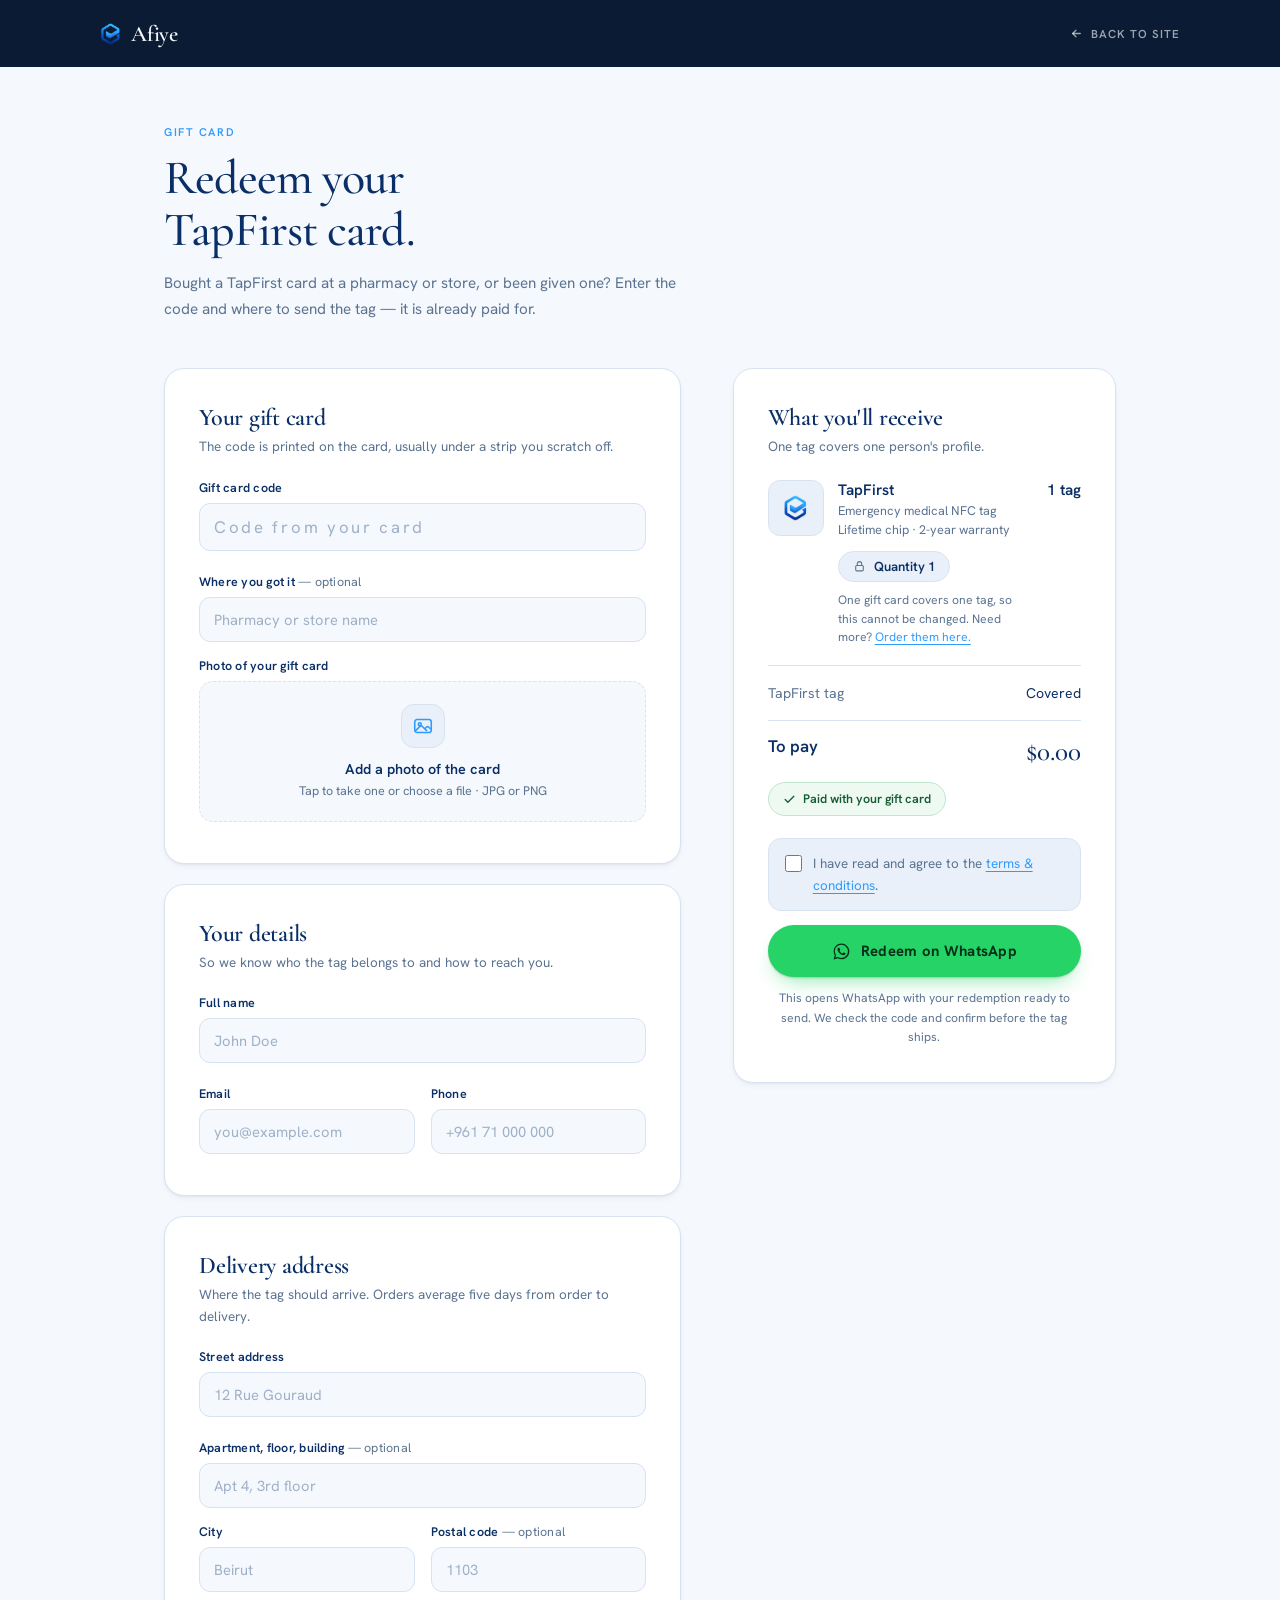
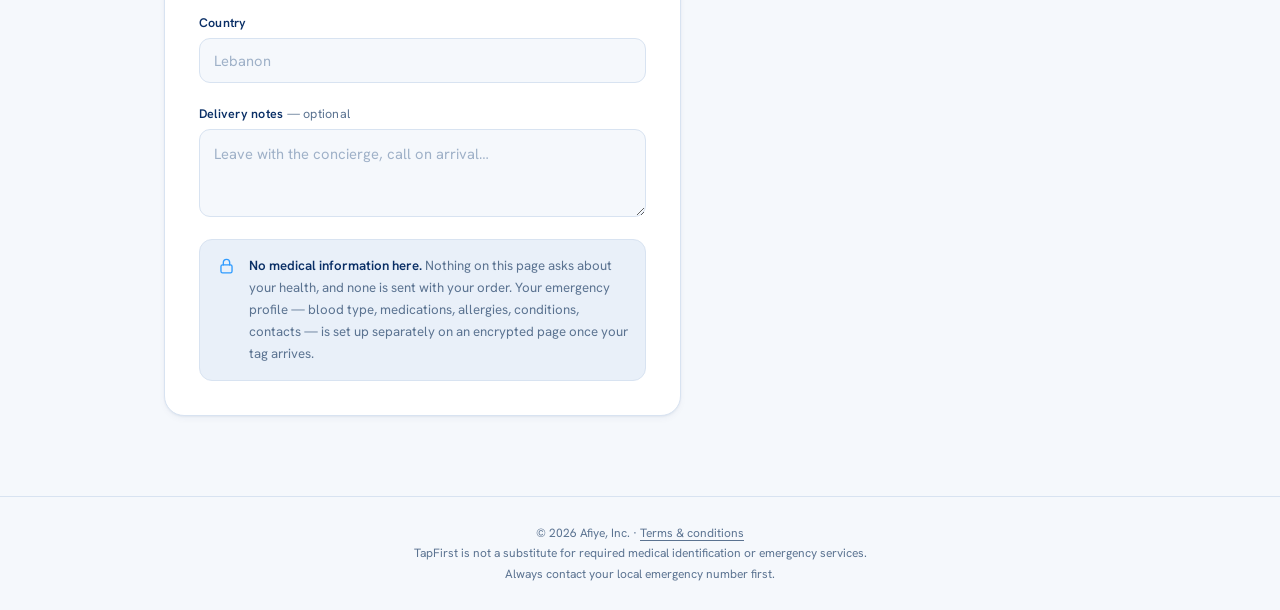
<file: gift.html>
<!DOCTYPE html>
<html lang="en">
<head>
<meta charset="UTF-8"/>
<meta name="viewport" content="width=device-width, initial-scale=1.0"/>
<title>Redeem your gift card — TapFirst by Afiye</title>
<meta name="description" content="Redeem a TapFirst gift card bought at a pharmacy or store. Delivery details only — no medical information is collected here."/>
<meta name="theme-color" content="#0B1B33"/>
<meta name="robots" content="noindex"/>
<link rel="icon" href="assets/afiyeLogo.png"/>
<link rel="preconnect" href="https://fonts.googleapis.com"/>
<link rel="preconnect" href="https://fonts.gstatic.com" crossorigin/>
<link href="https://fonts.googleapis.com/css2?family=Cormorant+Garamond:ital,wght@0,400;0,500;0,600;1,400;1,500;1,600&family=Hanken+Grotesk:wght@300;400;500;600;700&display=swap" rel="stylesheet"/>
<style>
/* ── RESET ───────────────────────────────────── */
*,*::before,*::after{box-sizing:border-box;margin:0;padding:0}
body{
  font-family:var(--sans);
  background:var(--cream);
  color:var(--text);
  -webkit-font-smoothing:antialiased;
}
a{text-decoration:none;color:inherit}
button{cursor:pointer;font-family:inherit;border:none;background:none;color:inherit}
img,svg{display:block;max-width:100%}
ul{list-style:none}
[hidden]{display:none !important}
a:focus-visible,button:focus-visible,input:focus-visible,textarea:focus-visible,select:focus-visible{
  outline:2px solid var(--accent);outline-offset:2px;border-radius:6px;
}

/* ── PALETTE (shared with the rest of the site) ─ */
:root{
  --blue-deep:  #0A2F66;
  --blue-mid:   #155DA8;
  --accent:     #2F9BFF;
  --cream:      #F5F8FC;
  --cream-dark: #E9F0F9;
  --border:     #D8E3F1;
  --text:       #0A2F66;
  --text-muted: #5B7391;
  --serif:      'Cormorant Garamond',Georgia,serif;
  --sans:       'Hanken Grotesk',sans-serif;
  --pad-x:      clamp(20px,5vw,72px);
  --ease-out:   cubic-bezier(.16,1,.3,1);
  --shadow-sm:  0 1px 2px rgba(10,47,102,0.05), 0 3px 8px -2px rgba(10,47,102,0.06);
  --shadow-md:  0 1px 2px rgba(10,47,102,0.05), 0 6px 14px -6px rgba(10,47,102,0.10), 0 18px 34px -18px rgba(10,47,102,0.16);
}

/* ── HEADER ──────────────────────────────────── */
.head{background:#0B1B33;padding:20px var(--pad-x)}
.head-inner{max-width:1080px;margin:0 auto;display:flex;align-items:center;gap:16px}
.brand{display:flex;align-items:center;gap:9px;margin-right:auto}
.brand img{width:22px;height:22px}
.brand span{font-family:var(--serif);font-size:1.4rem;font-weight:600;letter-spacing:-0.01em;color:#F5F8FC}
.back{
  display:inline-flex;align-items:center;gap:8px;
  font-size:0.72rem;font-weight:600;letter-spacing:0.09em;text-transform:uppercase;
  color:rgba(245,248,252,0.62);transition:color .2s ease;
}
.back:hover{color:#F5F8FC}

/* ── LAYOUT ──────────────────────────────────── */
.wrap{max-width:1080px;margin:0 auto;padding:clamp(34px,5vw,58px) var(--pad-x) 80px}
.page-tag{
  font-size:0.7rem;font-weight:600;letter-spacing:0.14em;text-transform:uppercase;
  color:var(--accent);margin-bottom:14px;
}
.page-title{
  font-family:var(--serif);font-size:clamp(2rem,4vw,3rem);
  font-weight:500;line-height:1.08;letter-spacing:-0.02em;color:var(--blue-deep);
}
.page-sub{margin-top:14px;max-width:520px;font-size:0.95rem;line-height:1.7;color:var(--text-muted)}
.cols{
  display:grid;grid-template-columns:minmax(0,1.35fr) minmax(0,1fr);
  gap:clamp(24px,4vw,54px);align-items:start;
  margin-top:clamp(30px,4vw,46px);
}

/* ── CARDS & FIELDS ──────────────────────────── */
.card{
  background:#fff;border:1px solid var(--border);border-radius:20px;
  padding:clamp(22px,3vw,34px);box-shadow:var(--shadow-sm);
}
.card + .card{margin-top:20px}
.card h2{
  font-family:var(--serif);font-size:1.5rem;font-weight:600;
  letter-spacing:-0.01em;color:var(--blue-deep);margin-bottom:4px;
}
.card .hint{font-size:0.84rem;color:var(--text-muted);margin-bottom:22px;line-height:1.6}

.grid{display:grid;grid-template-columns:1fr 1fr;gap:16px}
.field{display:flex;flex-direction:column;gap:7px}
.field.wide{grid-column:1 / -1}
.field label{font-size:0.78rem;font-weight:600;letter-spacing:0.02em;color:var(--blue-deep)}
.field label .opt{color:var(--text-muted);font-weight:400}
.field input,.field textarea{
  width:100%;padding:12px 14px;
  border:1px solid var(--border);border-radius:11px;
  background:var(--cream);
  font-family:inherit;font-size:0.92rem;color:var(--text);
  transition:border-color .18s ease,background .18s ease,box-shadow .18s ease;
}
.field textarea{resize:vertical;min-height:88px;line-height:1.6}
.field input:focus,.field textarea:focus{
  outline:none;background:#fff;border-color:var(--accent);
  box-shadow:0 0 0 3px rgba(47,155,255,0.14);
}
.field input::placeholder,.field textarea::placeholder{color:#9FB1C8}
.field .err{font-size:0.76rem;color:#B3261E;min-height:0}
.field.invalid input,.field.invalid textarea{border-color:#E5A3A0;background:#FDF6F6}

/* the gift card code reads like a code */
#giftCode{
  font-size:1.05rem;font-weight:600;
  letter-spacing:0.16em;text-transform:uppercase;
}
#giftCode::placeholder{letter-spacing:0.16em;font-weight:400;text-transform:none}

/* ── PHOTO UPLOAD ────────────────────────────── */
.drop{
  position:relative;
  border:1.5px dashed var(--border);border-radius:14px;
  background:var(--cream);
  padding:22px 18px;
  min-height:132px;
  display:flex;align-items:center;justify-content:center;
  text-align:center;cursor:pointer;
  transition:border-color .18s ease,background .18s ease,box-shadow .18s ease;
}
.drop:hover{border-color:#B9CDE6;background:#fff}
.drop:focus-visible{outline:2px solid var(--accent);outline-offset:2px}
.drop.dragging{border-color:var(--accent);background:#fff;box-shadow:0 0 0 3px rgba(47,155,255,0.14)}
.drop.has-photo{cursor:default;border-style:solid;background:#fff;text-align:left}
.drop.busy{cursor:progress}
.field.invalid .drop{border-color:#E5A3A0;background:#FDF6F6}

.drop-icon{
  width:44px;height:44px;margin:0 auto 12px;border-radius:13px;
  background:var(--cream-dark);border:1px solid var(--border);
  display:flex;align-items:center;justify-content:center;color:var(--accent);
}
.drop-title{font-size:0.9rem;font-weight:600;color:var(--blue-deep)}
.drop-sub{margin-top:5px;font-size:0.78rem;color:var(--text-muted)}

/* busy state — real progress, not a fake spinner */
.drop-busy{display:flex;flex-direction:column;align-items:center}
.ring{width:48px;height:48px;margin-bottom:12px;transform:rotate(-90deg)}
.ring circle{fill:none;stroke-width:4;stroke-linecap:round}
.ring .track{stroke:var(--border)}
.ring .bar{
  stroke:var(--accent);
  stroke-dasharray:125.6;stroke-dashoffset:125.6;
  transition:stroke-dashoffset .16s linear;
}

/* done state */
.drop-done{display:flex;align-items:center;gap:16px;width:100%}
/* The preview is visible by default and the entrance is a separate,
   fill-mode-free class — so if the animation never plays, or is cut
   short, the thumbnail is still fully there rather than half-faded. */
.thumb-wrap{position:relative;flex-shrink:0}
.thumb-wrap.in{animation:popIn .34s var(--ease-out)}
.thumb-wrap img{
  width:74px;height:74px;border-radius:12px;object-fit:cover;
  border:1px solid var(--border);background:var(--cream-dark);
}
.thumb-check{
  position:absolute;right:-6px;bottom:-6px;
  width:23px;height:23px;border-radius:50%;
  background:#25D366;color:#04301A;border:2px solid #fff;
  display:flex;align-items:center;justify-content:center;
}
@keyframes popIn{
  from{opacity:0;transform:scale(.82)}
  to{opacity:1;transform:none}
}
.thumb-meta{min-width:0;flex:1}
.thumb-name{
  font-size:0.88rem;font-weight:600;color:var(--blue-deep);
  white-space:nowrap;overflow:hidden;text-overflow:ellipsis;
}
.thumb-size{margin-top:3px;font-size:0.78rem;color:var(--text-muted)}
.thumb-acts{display:flex;gap:14px;margin-top:9px}
.thumb-acts button{
  font-size:0.78rem;font-weight:600;color:var(--accent);
  text-decoration:underline;text-underline-offset:3px;
}
.thumb-acts button:last-child{color:var(--text-muted)}
.thumb-acts button:last-child:hover{color:#B3261E}

.private{
  display:flex;gap:13px;margin-top:22px;padding:15px 17px;
  background:var(--cream-dark);border:1px solid var(--border);border-radius:13px;
}
.private svg{flex-shrink:0;color:var(--accent);margin-top:2px}
.private p{font-size:0.83rem;line-height:1.65;color:var(--text-muted)}
.private strong{color:var(--blue-deep);font-weight:600}

/* ── SUMMARY ─────────────────────────────────── */
.summary{position:sticky;top:24px}
.line{
  display:flex;align-items:flex-start;gap:14px;
  padding-bottom:18px;border-bottom:1px solid var(--border);
}
.line .thumb{
  flex-shrink:0;width:56px;height:56px;border-radius:12px;
  background:var(--cream-dark);border:1px solid var(--border);
  display:flex;align-items:center;justify-content:center;
}
.line .thumb img{width:26px;height:26px}
.line .name{font-size:0.95rem;font-weight:600;color:var(--blue-deep)}
.line .desc{font-size:0.79rem;color:var(--text-muted);margin-top:2px;line-height:1.5}
.line .cost{margin-left:auto;font-size:0.95rem;font-weight:600;white-space:nowrap}

/* quantity is fixed at one and cannot be changed */
.qty-fixed{
  display:inline-flex;align-items:center;gap:8px;
  margin-top:11px;padding:6px 14px;
  background:var(--cream-dark);border:1px solid var(--border);
  border-radius:100px;
  font-size:0.82rem;font-weight:600;color:var(--blue-deep);
}
.qty-fixed svg{color:var(--text-muted)}
.qty-note{margin-top:9px;font-size:0.76rem;color:var(--text-muted);line-height:1.55}

.totals{margin-top:18px;display:flex;flex-direction:column;gap:10px}
.totals .row{display:flex;font-size:0.88rem;color:var(--text-muted)}
.totals .row span:last-child{margin-left:auto;color:var(--text)}
.totals .row.grand{
  margin-top:8px;padding-top:14px;border-top:1px solid var(--border);
  font-size:1.05rem;color:var(--blue-deep);font-weight:600;
}
.totals .row.grand span:last-child{
  font-family:var(--serif);font-size:1.7rem;font-weight:500;color:var(--blue-deep);
}
.paid{
  display:inline-flex;align-items:center;gap:7px;
  margin-top:14px;padding:8px 14px;border-radius:100px;
  background:#EEF9F2;border:1px solid #BFE6CE;
  font-size:0.78rem;font-weight:600;color:#155C33;
}

/* terms acceptance, above the button */
.terms{
  display:flex;gap:11px;align-items:flex-start;
  margin-top:22px;padding:14px 16px;
  background:var(--cream-dark);border:1px solid var(--border);border-radius:13px;
  transition:border-color .18s ease,background .18s ease;
}
.terms input{margin-top:2px;width:17px;height:17px;flex-shrink:0;accent-color:var(--accent);cursor:pointer}
.terms label{font-size:0.84rem;line-height:1.6;color:var(--text-muted);cursor:pointer}
.terms a{color:var(--accent);text-decoration:underline;text-underline-offset:3px}
.terms.invalid{border-color:#E5A3A0;background:#FDF6F6}
#termsErr{display:block;margin-top:7px;font-size:0.78rem;color:#B3261E}

.btn-wa{
  width:100%;margin-top:14px;
  display:flex;align-items:center;justify-content:center;gap:10px;
  padding:16px 22px;border-radius:100px;
  background:#25D366;color:#04301A;
  font-size:0.93rem;font-weight:700;letter-spacing:0.02em;
  box-shadow:0 1px 2px rgba(4,48,26,0.18), 0 10px 22px -10px rgba(37,211,102,0.65);
  transition:filter .2s ease,transform .16s ease;
}
.btn-wa:hover{filter:brightness(0.95)}
.btn-wa:active{transform:translateY(1px)}
.wa-note{margin-top:12px;font-size:0.76rem;line-height:1.6;color:var(--text-muted);text-align:center}

.sent{
  margin-top:18px;padding:16px 18px;
  background:#EEF9F2;border:1px solid #BFE6CE;border-radius:13px;
  font-size:0.86rem;line-height:1.65;color:#155C33;
}
.sent strong{font-weight:600}
.sent a{color:#0F7A3D;text-decoration:underline;text-underline-offset:3px}

.foot{
  border-top:1px solid var(--border);padding:26px var(--pad-x);
  text-align:center;font-size:0.75rem;line-height:1.7;color:var(--text-muted);
}
.foot a{color:inherit;text-decoration:underline;text-underline-offset:3px}

@media(max-width:900px){
  .cols{grid-template-columns:1fr}
  .summary{position:static;order:-1}
}
@media(max-width:560px){
  .grid{grid-template-columns:1fr}
}
@media (prefers-reduced-motion: reduce){
  *{animation:none !important;transition:none !important}
}
</style>
</head>
<body>

<header class="head">
  <div class="head-inner">
    <a href="index.html" class="brand">
      <img src="assets/afiyeLogo.png" alt="" width="22" height="22">
      <span>Afiye</span>
    </a>
    <a href="index.html" class="back">
      <svg width="13" height="13" viewBox="0 0 24 24" fill="none" stroke="currentColor" stroke-width="2.4" stroke-linecap="round" stroke-linejoin="round" aria-hidden="true"><path d="M19 12H5"/><path d="M11 18l-6-6 6-6"/></svg>
      Back to site
    </a>
  </div>
</header>

<main class="wrap">
  <p class="page-tag">Gift card</p>
  <h1 class="page-title">Redeem your<br>TapFirst card.</h1>
  <p class="page-sub">Bought a TapFirst card at a pharmacy or store, or been given one? Enter the code and where to send the tag — it is already paid for.</p>

  <div class="cols">

    <!-- LEFT: details -->
    <form id="giftForm" novalidate>

      <div class="card">
        <h2>Your gift card</h2>
        <p class="hint">The code is printed on the card, usually under a strip you scratch off.</p>

        <div class="grid">
          <div class="field wide">
            <label for="giftCode">Gift card code</label>
            <input id="giftCode" name="giftCode" type="text" autocomplete="off" autocapitalize="characters" spellcheck="false" placeholder="Code from your card" required>
            <span class="err" data-for="giftCode"></span>
          </div>
          <div class="field wide">
            <label for="boughtAt">Where you got it <span class="opt">— optional</span></label>
            <input id="boughtAt" name="boughtAt" type="text" placeholder="Pharmacy or store name">
          </div>

          <div class="field wide">
            <label for="cardPhoto">Photo of your gift card</label>
            <input id="cardPhoto" type="file" accept="image/*" hidden>

            <div class="drop" id="drop" role="button" tabindex="0"
                 aria-controls="cardPhoto" aria-label="Add a photo of your gift card">

              <div class="drop-idle" id="dropIdle">
                <div class="drop-icon">
                  <svg width="22" height="22" viewBox="0 0 24 24" fill="none" stroke="currentColor" stroke-width="1.7" stroke-linecap="round" stroke-linejoin="round" aria-hidden="true"><rect x="3" y="5" width="18" height="14" rx="2.5"/><circle cx="8.5" cy="10" r="1.6"/><path d="m4 17 4.5-4.5a2 2 0 0 1 2.8 0L16 17"/><path d="m14 15 1.6-1.6a2 2 0 0 1 2.8 0L20 15"/></svg>
                </div>
                <p class="drop-title">Add a photo of the card</p>
                <p class="drop-sub">Tap to take one or choose a file &middot; JPG or PNG</p>
              </div>

              <div class="drop-busy" id="dropBusy" hidden>
                <svg class="ring" viewBox="0 0 48 48" aria-hidden="true">
                  <circle class="track" cx="24" cy="24" r="20"/>
                  <circle class="bar" id="ringBar" cx="24" cy="24" r="20"/>
                </svg>
                <p class="drop-title" id="busyLabel">Reading photo…</p>
                <p class="drop-sub" id="busyPct">0%</p>
              </div>

              <div class="drop-done" id="dropDone" hidden>
                <div class="thumb-wrap">
                  <img id="thumb" alt="Your gift card photo">
                  <span class="thumb-check">
                    <svg width="12" height="12" viewBox="0 0 24 24" fill="none" stroke="currentColor" stroke-width="3.2" stroke-linecap="round" stroke-linejoin="round" aria-hidden="true"><path d="M20 6 9 17l-5-5"/></svg>
                  </span>
                </div>
                <div class="thumb-meta">
                  <p class="thumb-name" id="photoName">card.jpg</p>
                  <p class="thumb-size" id="photoSize">—</p>
                  <div class="thumb-acts">
                    <button type="button" id="replacePhoto">Replace</button>
                    <button type="button" id="removePhoto">Remove</button>
                  </div>
                </div>
              </div>

            </div>
            <span class="err" data-for="cardPhoto"></span>
          </div>
        </div>
      </div>

      <div class="card">
        <h2>Your details</h2>
        <p class="hint">So we know who the tag belongs to and how to reach you.</p>

        <div class="grid">
          <div class="field wide">
            <label for="name">Full name</label>
            <input id="name" name="name" type="text" autocomplete="name" placeholder="John Doe" required>
            <span class="err" data-for="name"></span>
          </div>
          <div class="field">
            <label for="email">Email</label>
            <input id="email" name="email" type="email" autocomplete="email" placeholder="you@example.com" required>
            <span class="err" data-for="email"></span>
          </div>
          <div class="field">
            <label for="phone">Phone</label>
            <input id="phone" name="phone" type="tel" autocomplete="tel" placeholder="+961 71 000 000" required>
            <span class="err" data-for="phone"></span>
          </div>
        </div>
      </div>

      <div class="card">
        <h2>Delivery address</h2>
        <p class="hint">Where the tag should arrive. Orders average five days from order to delivery.</p>

        <div class="grid">
          <div class="field wide">
            <label for="street">Street address</label>
            <input id="street" name="street" type="text" autocomplete="address-line1" placeholder="12 Rue Gouraud" required>
            <span class="err" data-for="street"></span>
          </div>
          <div class="field wide">
            <label for="street2">Apartment, floor, building <span class="opt">— optional</span></label>
            <input id="street2" name="street2" type="text" autocomplete="address-line2" placeholder="Apt 4, 3rd floor">
          </div>
          <div class="field">
            <label for="city">City</label>
            <input id="city" name="city" type="text" autocomplete="address-level2" placeholder="Beirut" required>
            <span class="err" data-for="city"></span>
          </div>
          <div class="field">
            <label for="postcode">Postal code <span class="opt">— optional</span></label>
            <input id="postcode" name="postcode" type="text" autocomplete="postal-code" placeholder="1103">
          </div>
          <div class="field wide">
            <label for="country">Country</label>
            <input id="country" name="country" type="text" autocomplete="country-name" placeholder="Lebanon" required>
            <span class="err" data-for="country"></span>
          </div>
          <div class="field wide">
            <label for="notes">Delivery notes <span class="opt">— optional</span></label>
            <textarea id="notes" name="notes" placeholder="Leave with the concierge, call on arrival…"></textarea>
          </div>
        </div>

        <div class="private">
          <svg width="19" height="19" viewBox="0 0 24 24" fill="none" stroke="currentColor" stroke-width="1.7" stroke-linecap="round" stroke-linejoin="round" aria-hidden="true"><rect x="5" y="10" width="14" height="10" rx="2"/><path d="M8 10V7a4 4 0 0 1 8 0v3"/></svg>
          <p><strong>No medical information here.</strong> Nothing on this page asks about your health, and none is sent with your order. Your emergency profile — blood type, medications, allergies, conditions, contacts — is set up separately on an encrypted page once your tag arrives.</p>
        </div>
      </div>
    </form>

    <!-- RIGHT: summary -->
    <aside class="summary">
      <div class="card">
        <h2>What you'll receive</h2>
        <p class="hint">One tag covers one person's profile.</p>

        <div class="line">
          <div class="thumb"><img src="assets/afiyeLogo.png" alt="" width="26" height="26"></div>
          <div>
            <div class="name">TapFirst</div>
            <div class="desc">Emergency medical NFC tag<br>Lifetime chip · 2-year warranty</div>
            <div class="qty-fixed">
              <svg width="13" height="13" viewBox="0 0 24 24" fill="none" stroke="currentColor" stroke-width="2" stroke-linecap="round" stroke-linejoin="round" aria-hidden="true"><rect x="5" y="10" width="14" height="10" rx="2"/><path d="M8 10V7a4 4 0 0 1 8 0v3"/></svg>
              Quantity 1
            </div>
            <p class="qty-note">One gift card covers one tag, so this cannot be changed. Need more? <a href="index.html#product" style="color:var(--accent);text-decoration:underline;text-underline-offset:3px">Order them here.</a></p>
          </div>
          <div class="cost">1 tag</div>
        </div>

        <div class="totals">
          <div class="row"><span>TapFirst tag</span><span>Covered</span></div>
          <div class="row grand"><span>To pay</span><span>$0.00</span></div>
        </div>

        <span class="paid">
          <svg width="13" height="13" viewBox="0 0 24 24" fill="none" stroke="currentColor" stroke-width="2.4" stroke-linecap="round" stroke-linejoin="round" aria-hidden="true"><path d="M20 6L9 17l-5-5"/></svg>
          Paid with your gift card
        </span>

        <div class="terms" id="termsBox">
          <input id="terms" type="checkbox">
          <label for="terms">I have read and agree to the
            <a href="terms.html" target="_blank" rel="noopener">terms &amp; conditions</a>.</label>
        </div>
        <span class="err" id="termsErr" role="alert"></span>

        <button class="btn-wa" id="redeem" type="button">
          <svg width="19" height="19" viewBox="0 0 24 24" fill="currentColor" aria-hidden="true"><path d="M12.04 2C6.58 2 2.13 6.45 2.13 11.91c0 1.75.46 3.46 1.32 4.96L2 22l5.25-1.38c1.45.79 3.08 1.21 4.79 1.21h.01c5.46 0 9.91-4.45 9.91-9.91 0-2.65-1.03-5.14-2.9-7.01A9.82 9.82 0 0 0 12.04 2Zm0 18.15h-.01c-1.52 0-3.01-.41-4.31-1.18l-.31-.18-3.2.84.85-3.12-.2-.32a8.2 8.2 0 0 1-1.26-4.38c0-4.54 3.7-8.23 8.24-8.23 2.2 0 4.27.86 5.82 2.42a8.18 8.18 0 0 1 2.41 5.82c0 4.54-3.69 8.23-8.23 8.23Zm4.52-6.16c-.25-.12-1.47-.72-1.69-.81-.23-.08-.39-.12-.56.13-.16.24-.64.8-.79.97-.14.16-.29.18-.54.06-.25-.12-1.05-.39-1.99-1.23-.74-.66-1.23-1.47-1.38-1.72-.14-.25-.01-.38.11-.5.11-.11.25-.29.37-.43.13-.15.17-.25.25-.41.08-.17.04-.31-.02-.43-.06-.12-.56-1.34-.76-1.84-.2-.48-.4-.42-.56-.43h-.47c-.17 0-.43.06-.66.31-.23.25-.86.85-.86 2.07 0 1.22.89 2.4 1.01 2.56.12.17 1.75 2.67 4.23 3.74.59.26 1.05.41 1.41.52.59.19 1.13.16 1.56.1.48-.07 1.47-.6 1.68-1.18.21-.58.21-1.08.14-1.18-.06-.11-.22-.17-.47-.29Z"/></svg>
          Redeem on WhatsApp
        </button>
        <p class="wa-note">This opens WhatsApp with your redemption ready to send. We check the code and confirm before the tag ships.</p>

        <div class="sent" id="sentNote" hidden>
          <span id="sentShared" hidden>
            <strong>Ready to share.</strong> Pick WhatsApp in the sheet that opened — your details and
            the photo of the card go together in one message.
          </span>
          <span id="sentText" hidden>
            <strong>Redemption opened in WhatsApp.</strong> Send the message, then attach the photo of your
            card in the same chat — this browser can't attach it for you. If nothing opened,
            <a href="#" id="waFallback" target="_blank" rel="noopener">use this link</a>.
          </span>
        </div>
      </div>
    </aside>

  </div>
</main>

<footer class="foot">
  &copy; 2026 Afiye, Inc. &middot; <a href="terms.html">Terms &amp; conditions</a><br>
  TapFirst is not a substitute for required medical identification or emergency services.<br>
  Always contact your local emergency number first.
</footer>

<script>
(function () {
  'use strict';

  /* ══════════════════════════════════════════════════════════════
     Gift card redemptions. One tag, already paid for — there is no
     cart and no quantity here, by design.

     WHATSAPP — full international format, digits only: country code
     first, no +, no spaces, no leading zero. If tapping the button
     says the number is invalid, the country code is missing (for a
     Lebanese 71 number that would be '96171065746').
  ══════════════════════════════════════════════════════════════ */
  var WHATSAPP   = '71065746';
  var ORDER_CODE = '#T0531';

  var form     = document.getElementById('giftForm');
  var termsBox = document.getElementById('termsBox');
  var terms    = document.getElementById('terms');
  var termsErr = document.getElementById('termsErr');

  function val(id) { return (document.getElementById(id).value || '').trim(); }

  function showError(id, message) {
    var input = document.getElementById(id);
    var slot  = document.querySelector('.err[data-for="' + id + '"]');
    input.closest('.field').classList.toggle('invalid', !!message);
    if (slot) slot.textContent = message || '';
  }

  function checkField(id) {
    var value = val(id);
    if (!value) { showError(id, 'Required'); return false; }
    if (id === 'giftCode' && value.replace(/[^A-Za-z0-9]/g, '').length < 4) {
      showError(id, 'That code looks too short'); return false;
    }
    if (id === 'email' && !/^[^\s@]+@[^\s@]+\.[^\s@]{2,}$/.test(value)) {
      showError(id, 'That email does not look right'); return false;
    }
    if (id === 'phone' && value.replace(/\D/g, '').length < 6) {
      showError(id, 'That phone number looks too short'); return false;
    }
    showError(id, '');
    return true;
  }

  var REQUIRED = ['giftCode', 'name', 'email', 'phone', 'street', 'city', 'country'];

  REQUIRED.forEach(function (id) {
    var input = document.getElementById(id);
    input.addEventListener('blur', function () { if (val(id)) checkField(id); });
    input.addEventListener('input', function () {
      if (input.closest('.field').classList.contains('invalid')) checkField(id);
    });
  });

  terms.addEventListener('change', function () {
    if (terms.checked) {
      termsBox.classList.remove('invalid');
      termsErr.textContent = '';
    }
  });

  /* ── PHOTO OF THE CARD ────────────────────────────────────────
     The picture is read, shrunk and previewed here, then handed to
     WhatsApp through the Web Share API. Note a wa.me link can only
     carry text — sharing the file itself needs navigator.share,
     which phones have and desktop browsers generally do not, so
     there is a fallback below for when it isn't available.
  ────────────────────────────────────────────────────────────── */
  var MAX_BYTES = 15 * 1024 * 1024;   // before shrinking
  var MAX_DIM   = 1600;               // longest edge after shrinking
  var photo     = null;               // {file, url, name, size}
  var busy      = false;

  var drop        = document.getElementById('drop');
  var fileInput   = document.getElementById('cardPhoto');
  var dropIdle    = document.getElementById('dropIdle');
  var dropBusy    = document.getElementById('dropBusy');
  var dropDone    = document.getElementById('dropDone');
  var ringBar     = document.getElementById('ringBar');
  var busyLabel   = document.getElementById('busyLabel');
  var busyPct     = document.getElementById('busyPct');
  var thumb       = document.getElementById('thumb');

  var RING = 125.6;

  function setRing(pct) {
    ringBar.style.strokeDashoffset = RING - (RING * Math.max(0, Math.min(1, pct)));
    busyPct.textContent = Math.round(pct * 100) + '%';
  }

  function showStage(stage) {
    dropIdle.hidden = stage !== 'idle';
    dropBusy.hidden = stage !== 'busy';
    dropDone.hidden = stage !== 'done';
    drop.classList.toggle('has-photo', stage === 'done');
    drop.classList.toggle('busy', stage === 'busy');
  }

  function prettySize(bytes) {
    return bytes < 1024 * 1024
      ? Math.max(1, Math.round(bytes / 1024)) + ' KB'
      : (bytes / 1024 / 1024).toFixed(1) + ' MB';
  }

  function photoError(message) {
    clearPhoto();
    showError('cardPhoto', message);
  }

  function clearPhoto() {
    if (photo && photo.url) URL.revokeObjectURL(photo.url);
    photo = null;
    thumb.removeAttribute('src');
    /* clearing the value means picking the same file again still fires change */
    fileInput.value = '';
    showStage('idle');
  }

  /* Shrink big phone photos so sharing is quick and reliable. If any
     step fails — an image format canvas can't decode, for instance —
     we keep the original file rather than failing the upload. */
  function shrink(file, dataUrl) {
    return new Promise(function (resolve) {
      var img = new Image();
      img.onload = function () {
        try {
          var scale = Math.min(1, MAX_DIM / Math.max(img.width, img.height));
          /* already small and already modest in size — leave it alone */
          if (scale === 1 && file.size < 400 * 1024) { resolve(file); return; }

          var canvas = document.createElement('canvas');
          canvas.width  = Math.round(img.width * scale);
          canvas.height = Math.round(img.height * scale);
          canvas.getContext('2d').drawImage(img, 0, 0, canvas.width, canvas.height);

          canvas.toBlob(function (blob) {
            if (!blob || blob.size >= file.size) { resolve(file); return; }
            var name = (file.name || 'gift-card').replace(/\.[^.]+$/, '') + '.jpg';
            try {
              resolve(new File([blob], name, { type: 'image/jpeg' }));
            } catch (e) {
              blob.name = name;                    /* older Safari: no File ctor */
              resolve(blob);
            }
          }, 'image/jpeg', 0.85);
        } catch (e) { resolve(file); }
      };
      img.onerror = function () { resolve(file); };
      img.src = dataUrl;
    });
  }

  function handleFile(file) {
    if (!file) return;
    if (!/^image\//.test(file.type)) {
      photoError('That file is not an image. Please choose a photo.');
      return;
    }
    if (file.size > MAX_BYTES) {
      photoError('That photo is larger than 15 MB. Please choose a smaller one.');
      return;
    }

    showError('cardPhoto', '');
    busy = true;
    showStage('busy');
    setRing(0);
    busyLabel.textContent = 'Reading photo…';

    var reader = new FileReader();

    reader.onprogress = function (e) {
      if (e.lengthComputable) setRing((e.loaded / e.total) * 0.7);
    };

    reader.onerror = function () {
      busy = false;
      photoError('That photo could not be read. Please try another.');
    };

    reader.onload = function () {
      setRing(0.75);
      busyLabel.textContent = 'Optimising…';

      shrink(file, reader.result).then(function (finalFile) {
        setRing(1);
        if (photo && photo.url) URL.revokeObjectURL(photo.url);
        photo = {
          file: finalFile,
          url:  URL.createObjectURL(finalFile),
          name: finalFile.name || file.name || 'gift-card.jpg',
          size: finalFile.size
        };
        thumb.src = photo.url;
        document.getElementById('photoName').textContent = photo.name;
        document.getElementById('photoSize').textContent = prettySize(photo.size) + ' · ready to send';

        /* let the ring finish its sweep before swapping in the preview */
        setTimeout(function () {
          busy = false;
          showStage('done');
          var wrap = document.querySelector('.thumb-wrap');
          wrap.classList.remove('in');
          void wrap.offsetWidth;               /* replay it on a re-upload */
          wrap.classList.add('in');
        }, 260);
      });
    };

    reader.readAsDataURL(file);
  }

  drop.addEventListener('click', function (e) {
    if (busy || photo) return;                 /* done state has its own buttons */
    if (e.target.closest('button')) return;
    fileInput.click();
  });
  drop.addEventListener('keydown', function (e) {
    if ((e.key === 'Enter' || e.key === ' ') && !busy && !photo) {
      e.preventDefault();
      fileInput.click();
    }
  });

  fileInput.addEventListener('change', function () {
    handleFile(fileInput.files && fileInput.files[0]);
  });

  document.getElementById('replacePhoto').addEventListener('click', function (e) {
    e.stopPropagation();
    fileInput.value = '';
    fileInput.click();
  });
  document.getElementById('removePhoto').addEventListener('click', function (e) {
    e.stopPropagation();
    clearPhoto();
  });

  /* Drag and drop. The counter stops the highlight flickering as the
     pointer crosses child elements inside the drop zone. */
  var dragDepth = 0;
  ['dragenter', 'dragover'].forEach(function (type) {
    drop.addEventListener(type, function (e) {
      e.preventDefault();
      if (type === 'dragenter') dragDepth++;
      if (!busy) drop.classList.add('dragging');
    });
  });
  drop.addEventListener('dragleave', function () {
    dragDepth = Math.max(0, dragDepth - 1);
    if (dragDepth === 0) drop.classList.remove('dragging');
  });
  drop.addEventListener('drop', function (e) {
    e.preventDefault();
    dragDepth = 0;
    drop.classList.remove('dragging');
    if (busy) return;
    var dropped = e.dataTransfer && e.dataTransfer.files && e.dataTransfer.files[0];
    if (dropped) handleFile(dropped);
  });

  function buildMessage(photoAttached) {
    var lines = [];
    lines.push('*TapFirst gift card redemption*');
    lines.push('Code: ' + ORDER_CODE);
    lines.push('');
    lines.push('Gift card: ' + val('giftCode').toUpperCase());
    if (val('boughtAt')) lines.push('Bought at: ' + val('boughtAt'));
    lines.push(photoAttached ? 'Card photo: attached' : 'Card photo: to follow in this chat');
    lines.push('Product: TapFirst — emergency medical NFC tag');
    lines.push('Quantity: 1 (paid with gift card)');
    lines.push('');
    lines.push('*Customer*');
    lines.push('Name: ' + val('name'));
    lines.push('Email: ' + val('email'));
    lines.push('Phone: ' + val('phone'));
    lines.push('');
    lines.push('*Deliver to*');
    lines.push(val('street'));
    if (val('street2')) lines.push(val('street2'));
    lines.push(val('city') + (val('postcode') ? ' ' + val('postcode') : ''));
    lines.push(val('country'));
    if (val('notes')) {
      lines.push('');
      lines.push('Notes: ' + val('notes'));
    }
    return lines.join('\n');
  }

  document.getElementById('redeem').addEventListener('click', function () {
    var ok = true;
    REQUIRED.forEach(function (id) { if (!checkField(id)) ok = false; });

    if (busy) {
      showError('cardPhoto', 'Just a moment — your photo is still loading.');
      ok = false;
    } else if (!photo) {
      showError('cardPhoto', 'Please add a photo of your gift card.');
      ok = false;
    }

    var termsOk = terms.checked;
    termsBox.classList.toggle('invalid', !termsOk);
    termsErr.textContent = termsOk ? '' : 'Please read and accept the terms to continue.';
    if (!termsOk) ok = false;

    if (!ok) {
      var firstBad = form.querySelector('.field.invalid');
      var target = firstBad ? (firstBad.querySelector('input:not([type=file])') || firstBad)
                            : (termsOk ? null : terms);
      if (target) {
        if (target.focus) target.focus();
        target.scrollIntoView({ block: 'center', behavior: 'smooth' });
      }
      return;
    }

    /* Try to hand WhatsApp the photo and the text together. This has to
       run inside the click itself — awaiting anything first would lose
       the user gesture that navigator.share requires. */
    var canShareFile = !!(navigator.canShare && navigator.share && photo.file &&
                          navigator.canShare({ files: [photo.file] }));

    if (canShareFile) {
      navigator.share({ files: [photo.file], text: buildMessage(true) })
        .then(function () { finish(true); })
        .catch(function (err) {
          if (err && err.name === 'AbortError') return;   /* user closed the sheet */
          openWhatsAppText();                             /* anything else: fall back */
        });
      return;
    }
    openWhatsAppText();
  });

  function openWhatsAppText() {
    var url = 'https://wa.me/' + WHATSAPP + '?text=' + encodeURIComponent(buildMessage(false));
    document.getElementById('waFallback').href = url;
    finish(false);
    window.open(url, '_blank', 'noopener');
  }

  function finish(photoSent) {
    var note = document.getElementById('sentNote');
    document.getElementById('sentShared').hidden = !photoSent;
    document.getElementById('sentText').hidden = photoSent;
    note.hidden = false;
    note.scrollIntoView({ block: 'nearest', behavior: 'smooth' });
  }
})();
</script>
</body>
</html>
</file>
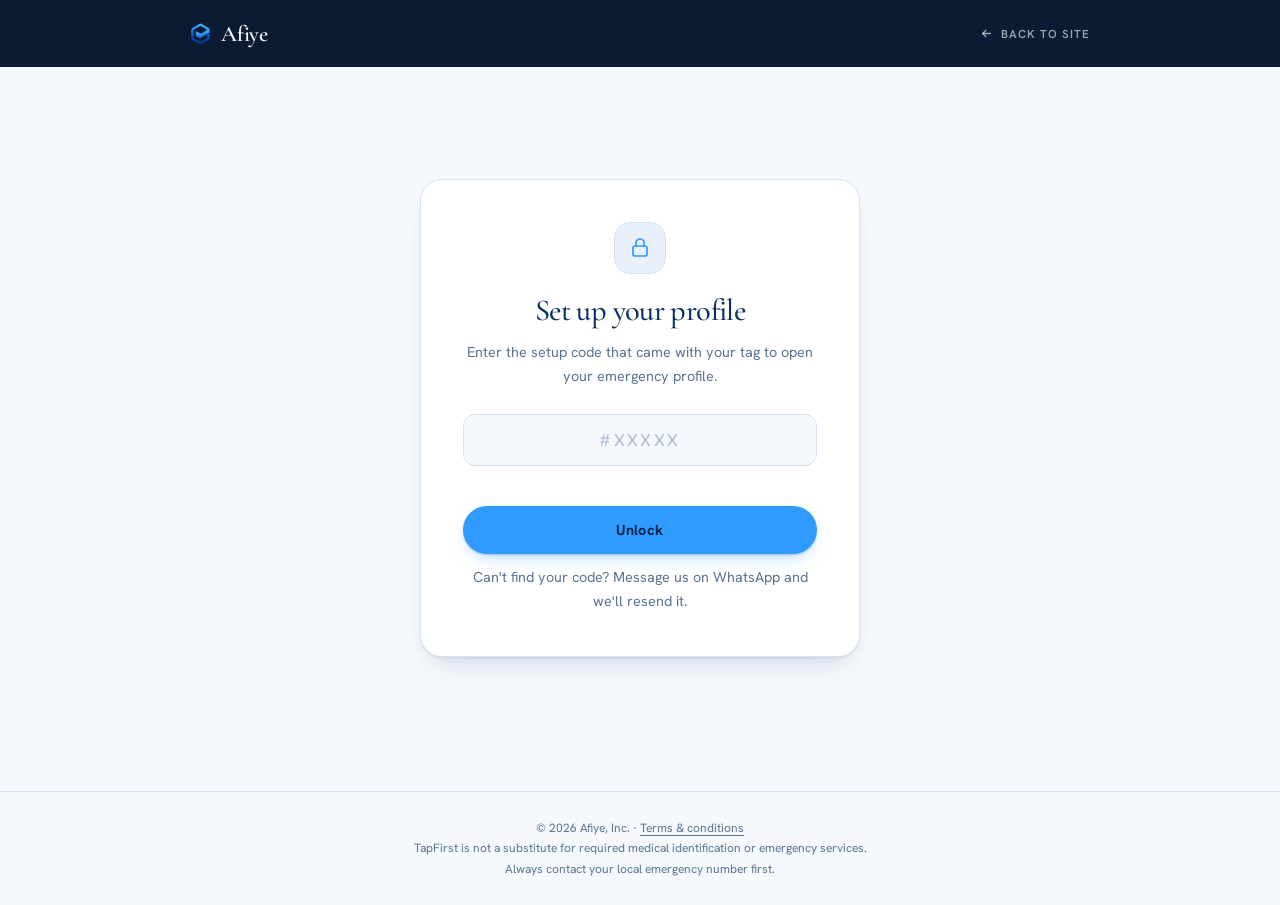
<file: profile.html>
<!DOCTYPE html>
<html lang="en">
<head>
<meta charset="UTF-8"/>
<meta name="viewport" content="width=device-width, initial-scale=1.0"/>
<title>Set up your emergency profile — TapFirst by Afiye</title>
<meta name="theme-color" content="#0B1B33"/>
<meta name="robots" content="noindex, nofollow"/>
<link rel="icon" href="assets/afiyeLogo.png"/>
<link rel="preconnect" href="https://fonts.googleapis.com"/>
<link rel="preconnect" href="https://fonts.gstatic.com" crossorigin/>
<link href="https://fonts.googleapis.com/css2?family=Cormorant+Garamond:ital,wght@0,400;0,500;0,600;1,400;1,500;1,600&family=Hanken+Grotesk:wght@300;400;500;600;700&display=swap" rel="stylesheet"/>
<style>
/* ── RESET ───────────────────────────────────── */
*,*::before,*::after{box-sizing:border-box;margin:0;padding:0}
body{
  font-family:var(--sans);
  background:var(--cream);
  color:var(--text);
  -webkit-font-smoothing:antialiased;
}
a{text-decoration:none;color:inherit}
button{cursor:pointer;font-family:inherit;border:none;background:none;color:inherit}
img,svg{display:block;max-width:100%}
[hidden]{display:none !important}
a:focus-visible,button:focus-visible,input:focus-visible,textarea:focus-visible,select:focus-visible{
  outline:2px solid var(--accent);outline-offset:2px;border-radius:6px;
}

:root{
  --blue-deep:  #0A2F66;
  --blue-mid:   #155DA8;
  --accent:     #2F9BFF;
  --cream:      #F5F8FC;
  --cream-dark: #E9F0F9;
  --border:     #D8E3F1;
  --text:       #0A2F66;
  --text-muted: #5B7391;
  --serif:      'Cormorant Garamond',Georgia,serif;
  --sans:       'Hanken Grotesk',sans-serif;
  --pad-x:      clamp(20px,5vw,72px);
  --ease-out:   cubic-bezier(.16,1,.3,1);
  --shadow-sm:  0 1px 2px rgba(10,47,102,0.05), 0 3px 8px -2px rgba(10,47,102,0.06);
  --shadow-md:  0 1px 2px rgba(10,47,102,0.05), 0 6px 14px -6px rgba(10,47,102,0.10), 0 18px 34px -18px rgba(10,47,102,0.16);
}

/* ── HEADER ──────────────────────────────────── */
.head{background:#0B1B33;padding:20px var(--pad-x)}
.head-inner{max-width:900px;margin:0 auto;display:flex;align-items:center;gap:16px}
.brand{display:flex;align-items:center;gap:9px;margin-right:auto}
.brand img{width:22px;height:22px}
.brand span{font-family:var(--serif);font-size:1.4rem;font-weight:600;letter-spacing:-0.01em;color:#F5F8FC}
.back{
  display:inline-flex;align-items:center;gap:8px;
  font-size:0.72rem;font-weight:600;letter-spacing:0.09em;text-transform:uppercase;
  color:rgba(245,248,252,0.62);transition:color .2s ease;
}
.back:hover{color:#F5F8FC}

.wrap{max-width:900px;margin:0 auto;padding:clamp(32px,5vw,58px) var(--pad-x) 80px}

/* ── GATE ────────────────────────────────────── */
.gate{
  max-width:440px;margin:clamp(20px,6vh,70px) auto;
  background:#fff;border:1px solid var(--border);border-radius:22px;
  padding:clamp(28px,4vw,42px);
  box-shadow:var(--shadow-md);
  text-align:center;
}
.gate-lock{
  width:52px;height:52px;margin:0 auto 20px;border-radius:16px;
  background:var(--cream-dark);border:1px solid var(--border);
  display:flex;align-items:center;justify-content:center;color:var(--accent);
}
.gate h1{
  font-family:var(--serif);font-size:1.9rem;font-weight:500;
  letter-spacing:-0.02em;line-height:1.15;color:var(--blue-deep);
}
.gate p{margin-top:12px;font-size:0.9rem;line-height:1.65;color:var(--text-muted)}
.gate form{margin-top:26px;display:flex;flex-direction:column;gap:12px}
.gate input{
  width:100%;padding:14px 16px;
  border:1px solid var(--border);border-radius:12px;
  background:var(--cream);
  font-family:inherit;font-size:1.05rem;font-weight:600;
  letter-spacing:0.14em;text-align:center;text-transform:uppercase;
  color:var(--blue-deep);
  transition:border-color .18s ease,box-shadow .18s ease,background .18s ease;
}
.gate input::placeholder{color:#A9BAD1;letter-spacing:0.14em;font-weight:400}
.gate input:focus{outline:none;background:#fff;border-color:var(--accent);box-shadow:0 0 0 3px rgba(47,155,255,0.14)}
.gate.bad input{border-color:#E5A3A0;background:#FDF6F6}
.gate.bad{animation:shake .4s}
@keyframes shake{
  0%,100%{transform:translateX(0)}
  20%{transform:translateX(-7px)}
  40%{transform:translateX(6px)}
  60%{transform:translateX(-4px)}
  80%{transform:translateX(3px)}
}
.gate-err{min-height:1.2em;font-size:0.82rem;color:#B3261E}
.gate-help{margin-top:20px;font-size:0.78rem;line-height:1.6;color:var(--text-muted)}

/* ── SHARED BUTTONS ──────────────────────────── */
.btn-primary{
  display:block;width:100%;
  padding:15px 26px;border-radius:100px;
  background:var(--accent);color:#062043;
  font-size:0.9rem;font-weight:700;letter-spacing:0.03em;text-align:center;
  box-shadow:0 1px 2px rgba(4,20,45,0.18), 0 8px 18px -8px rgba(47,155,255,0.5);
  transition:filter .2s ease,transform .16s ease;
}
.btn-primary:hover{filter:brightness(0.94)}
.btn-primary:active{transform:translateY(1px)}

/* ── FORM ────────────────────────────────────── */
.page-tag{
  font-size:0.7rem;font-weight:600;letter-spacing:0.14em;text-transform:uppercase;
  color:var(--accent);margin-bottom:14px;
}
.page-title{
  font-family:var(--serif);font-size:clamp(2rem,4vw,3rem);
  font-weight:500;line-height:1.08;letter-spacing:-0.02em;color:var(--blue-deep);
}
.page-sub{margin-top:14px;max-width:560px;font-size:0.95rem;line-height:1.7;color:var(--text-muted)}

.card{
  background:#fff;border:1px solid var(--border);border-radius:20px;
  padding:clamp(22px,3vw,32px);
  box-shadow:var(--shadow-sm);
  margin-top:20px;
}
.card:first-of-type{margin-top:clamp(26px,4vw,40px)}
.card h2{
  font-family:var(--serif);font-size:1.45rem;font-weight:600;
  letter-spacing:-0.01em;color:var(--blue-deep);
}
.card .hint{font-size:0.84rem;color:var(--text-muted);margin-top:4px;margin-bottom:22px;line-height:1.6}

.grid{display:grid;grid-template-columns:1fr 1fr;gap:16px}
.field{display:flex;flex-direction:column;gap:7px}
.field.wide{grid-column:1 / -1}
.field label{font-size:0.78rem;font-weight:600;letter-spacing:0.02em;color:var(--blue-deep)}
.field label .opt{color:var(--text-muted);font-weight:400}
.field input,.field textarea,.field select{
  width:100%;padding:12px 14px;
  border:1px solid var(--border);border-radius:11px;
  background:var(--cream);
  font-family:inherit;font-size:0.92rem;color:var(--text);
  transition:border-color .18s ease,background .18s ease,box-shadow .18s ease;
}
.field textarea{resize:vertical;min-height:86px;line-height:1.6}
.field input:focus,.field textarea:focus,.field select:focus{
  outline:none;background:#fff;border-color:var(--accent);
  box-shadow:0 0 0 3px rgba(47,155,255,0.14);
}
.field input::placeholder,.field textarea::placeholder{color:#9FB1C8}
.field .err{font-size:0.76rem;color:#B3261E}
.field.invalid input,.field.invalid textarea{border-color:#E5A3A0;background:#FDF6F6}

/* pill checkboxes */
.pills{display:flex;flex-wrap:wrap;gap:9px;margin-bottom:16px}
.pill{position:relative}
.pill input{position:absolute;opacity:0;width:0;height:0}
.pill span{
  display:block;padding:9px 16px;border-radius:100px;
  border:1px solid var(--border);background:var(--cream);
  font-size:0.85rem;color:var(--text-muted);
  cursor:pointer;user-select:none;
  transition:background .16s ease,border-color .16s ease,color .16s ease;
}
.pill span:hover{border-color:#B9CDE6;color:var(--blue-deep)}
.pill input:checked + span{
  background:rgba(47,155,255,0.12);
  border-color:var(--accent);
  color:var(--blue-deep);font-weight:600;
}
.pill input:focus-visible + span{outline:2px solid var(--accent);outline-offset:2px}

.sub-head{
  font-size:0.78rem;font-weight:600;letter-spacing:0.06em;text-transform:uppercase;
  color:var(--text-muted);margin:22px 0 12px;
}
.sub-head:first-child{margin-top:0}

/* consent */
.consent{
  display:flex;gap:12px;align-items:flex-start;
  padding:16px 18px;margin-top:6px;
  background:var(--cream-dark);border:1px solid var(--border);border-radius:14px;
}
.consent input{margin-top:3px;width:17px;height:17px;flex-shrink:0;accent-color:var(--accent)}
.consent label{font-size:0.85rem;line-height:1.65;color:var(--text-muted);cursor:pointer}
.consent strong{color:var(--blue-deep);font-weight:600}
.consent a{color:var(--accent);text-decoration:underline;text-underline-offset:3px}
.consent.invalid{border-color:#E5A3A0;background:#FDF6F6}

.note-secure{
  display:flex;gap:13px;margin-top:22px;padding:15px 17px;
  background:var(--cream-dark);border:1px solid var(--border);border-radius:13px;
}
.note-secure svg{flex-shrink:0;color:var(--accent);margin-top:2px}
.note-secure p{font-size:0.83rem;line-height:1.65;color:var(--text-muted)}
.note-secure strong{color:var(--blue-deep);font-weight:600}

.btn-wa{
  width:100%;margin-top:22px;
  display:flex;align-items:center;justify-content:center;gap:10px;
  padding:16px 22px;border-radius:100px;
  background:#25D366;color:#04301A;
  font-size:0.93rem;font-weight:700;letter-spacing:0.02em;
  box-shadow:0 1px 2px rgba(4,48,26,0.18), 0 10px 22px -10px rgba(37,211,102,0.65);
  transition:filter .2s ease,transform .16s ease;
}
.btn-wa:hover{filter:brightness(0.95)}
.btn-wa:active{transform:translateY(1px)}
.wa-note{margin-top:12px;font-size:0.76rem;line-height:1.6;color:var(--text-muted);text-align:center}
.saved{
  margin-top:14px;font-size:0.76rem;color:var(--text-muted);
  text-align:center;min-height:1.2em;
}
.sent{
  margin-top:18px;padding:16px 18px;
  background:#EEF9F2;border:1px solid #BFE6CE;border-radius:13px;
  font-size:0.86rem;line-height:1.65;color:#155C33;
}
.sent strong{font-weight:600}
.sent a{color:#0F7A3D;text-decoration:underline;text-underline-offset:3px}

.foot{
  border-top:1px solid var(--border);padding:26px var(--pad-x);
  text-align:center;font-size:0.75rem;line-height:1.7;color:var(--text-muted);
}

@media(max-width:600px){
  .grid{grid-template-columns:1fr}
}
@media (prefers-reduced-motion: reduce){
  *{animation:none !important;transition:none !important}
}
</style>
</head>
<body>

<header class="head">
  <div class="head-inner">
    <a href="index.html" class="brand">
      <img src="assets/afiyeLogo.png" alt="" width="22" height="22">
      <span>Afiye</span>
    </a>
    <a href="index.html" class="back">
      <svg width="13" height="13" viewBox="0 0 24 24" fill="none" stroke="currentColor" stroke-width="2.4" stroke-linecap="round" stroke-linejoin="round" aria-hidden="true"><path d="M19 12H5"/><path d="M11 18l-6-6 6-6"/></svg>
      Back to site
    </a>
  </div>
</header>

<main class="wrap">

  <!-- ── GATE ──────────────────────────────────── -->
  <section class="gate" id="gate">
    <div class="gate-lock">
      <svg width="24" height="24" viewBox="0 0 24 24" fill="none" stroke="currentColor" stroke-width="1.7" stroke-linecap="round" stroke-linejoin="round" aria-hidden="true"><rect x="5" y="10" width="14" height="10" rx="2"/><path d="M8 10V7a4 4 0 0 1 8 0v3"/></svg>
    </div>
    <h1>Set up your profile</h1>
    <p>Enter the setup code that came with your tag to open your emergency profile.</p>

    <form id="gateForm">
      <label for="code" style="position:absolute;width:1px;height:1px;overflow:hidden;clip:rect(0 0 0 0)">Setup code</label>
      <input id="code" type="text" placeholder="#XXXXX" autocomplete="off" autocapitalize="characters" spellcheck="false">
      <span class="gate-err" id="gateErr" role="alert"></span>
      <button class="btn-primary" type="submit">Unlock</button>
    </form>

    <p class="gate-help">Can't find your code? Message us on WhatsApp and we'll resend it.</p>
  </section>

  <!-- ── PROFILE FORM ──────────────────────────── -->
  <section id="profile" hidden>
    <p class="page-tag">Emergency profile</p>
    <h1 class="page-title">What responders<br>need to know.</h1>
    <p class="page-sub">This is what appears when someone taps your tag. Fill in what matters and leave the rest — every field is optional except your name and one emergency contact.</p>

    <form id="profileForm" novalidate>

      <!-- WHO -->
      <div class="card">
        <h2>Who this profile is for</h2>
        <p class="hint">The basics a responder reads first.</p>
        <div class="grid">
          <div class="field wide">
            <label for="name">Full name</label>
            <input id="name" type="text" autocomplete="name" placeholder="John Doe">
            <span class="err" data-for="name"></span>
          </div>
          <div class="field">
            <label for="dob">Date of birth <span class="opt">— optional</span></label>
            <input id="dob" type="date">
          </div>
          <div class="field">
            <label for="blood">Blood type <span class="opt">— optional</span></label>
            <select id="blood">
              <option value="">Not sure / prefer not to say</option>
              <option>A+</option><option>A−</option>
              <option>B+</option><option>B−</option>
              <option>AB+</option><option>AB−</option>
              <option>O+</option><option>O−</option>
            </select>
          </div>
          <div class="field wide">
            <label for="languages">Languages you speak <span class="opt">— optional</span></label>
            <input id="languages" type="text" placeholder="Arabic, French, English">
          </div>
        </div>
      </div>

      <!-- ALLERGIES -->
      <div class="card">
        <h2>Allergies</h2>
        <p class="hint">Anything that must not be given to you, and what happens if it is.</p>
        <div class="field">
          <label for="allergies">Allergies and reactions</label>
          <textarea id="allergies" placeholder="Penicillin — anaphylaxis&#10;Latex — severe rash&#10;Peanuts — throat swelling"></textarea>
        </div>
      </div>

      <!-- MEDICATIONS -->
      <div class="card">
        <h2>Medications</h2>
        <p class="hint">What you take regularly, with the dose if you know it.</p>
        <div class="field">
          <label for="medications">Current medications</label>
          <textarea id="medications" placeholder="Metformin 500mg — twice daily&#10;Warfarin 5mg — once daily"></textarea>
        </div>
      </div>

      <!-- CONDITIONS -->
      <div class="card">
        <h2>Conditions</h2>
        <p class="hint">Tick what applies, then add anything else in your own words.</p>
        <div class="pills" id="conditionPills">
          <label class="pill"><input type="checkbox" value="Diabetes"><span>Diabetes</span></label>
          <label class="pill"><input type="checkbox" value="Epilepsy"><span>Epilepsy</span></label>
          <label class="pill"><input type="checkbox" value="Asthma"><span>Asthma</span></label>
          <label class="pill"><input type="checkbox" value="Heart condition"><span>Heart condition</span></label>
          <label class="pill"><input type="checkbox" value="High blood pressure"><span>High blood pressure</span></label>
          <label class="pill"><input type="checkbox" value="Stroke history"><span>Stroke history</span></label>
          <label class="pill"><input type="checkbox" value="Kidney disease"><span>Kidney disease</span></label>
          <label class="pill"><input type="checkbox" value="On blood thinners"><span>On blood thinners</span></label>
          <label class="pill"><input type="checkbox" value="Pregnancy"><span>Pregnancy</span></label>
        </div>
        <div class="field">
          <label for="conditionsOther">Anything else <span class="opt">— optional</span></label>
          <textarea id="conditionsOther" placeholder="Crohn's disease, diagnosed 2019…"></textarea>
        </div>
      </div>

      <!-- IMPLANTS -->
      <div class="card">
        <h2>Implants &amp; devices</h2>
        <p class="hint">Things a responder must know about before treating or scanning you.</p>
        <div class="pills" id="implantPills">
          <label class="pill"><input type="checkbox" value="Pacemaker"><span>Pacemaker</span></label>
          <label class="pill"><input type="checkbox" value="Defibrillator (ICD)"><span>Defibrillator (ICD)</span></label>
          <label class="pill"><input type="checkbox" value="Insulin pump"><span>Insulin pump</span></label>
          <label class="pill"><input type="checkbox" value="Stent"><span>Stent</span></label>
          <label class="pill"><input type="checkbox" value="Joint replacement"><span>Joint replacement</span></label>
          <label class="pill"><input type="checkbox" value="Cochlear implant"><span>Cochlear implant</span></label>
          <label class="pill"><input type="checkbox" value="Insulin-dependent"><span>Insulin-dependent</span></label>
        </div>
        <div class="field">
          <label for="implantsOther">Anything else <span class="opt">— optional</span></label>
          <input id="implantsOther" type="text" placeholder="Port-a-cath, right chest">
        </div>
      </div>

      <!-- DOCTORS -->
      <div class="card">
        <h2>Your doctors &amp; specialties</h2>
        <p class="hint">Who treats you, and for what. Responders call them for history.</p>

        <div class="sub-head">Primary doctor</div>
        <div class="grid">
          <div class="field">
            <label for="doc1Name">Name</label>
            <input id="doc1Name" type="text" placeholder="Dr. Jane Doe">
          </div>
          <div class="field">
            <label for="doc1Spec">Specialty</label>
            <input id="doc1Spec" type="text" placeholder="General practice">
          </div>
          <div class="field wide">
            <label for="doc1Phone">Phone</label>
            <input id="doc1Phone" type="tel" placeholder="+961 1 000 000">
          </div>
        </div>

        <div class="sub-head">Specialist <span class="opt">— optional</span></div>
        <div class="grid">
          <div class="field">
            <label for="doc2Name">Name</label>
            <input id="doc2Name" type="text" placeholder="Dr. John Doe">
          </div>
          <div class="field">
            <label for="doc2Spec">Specialty</label>
            <input id="doc2Spec" type="text" placeholder="Cardiology">
          </div>
          <div class="field wide">
            <label for="doc2Phone">Phone</label>
            <input id="doc2Phone" type="tel" placeholder="+961 1 000 000">
          </div>
        </div>
      </div>

      <!-- CONTACTS -->
      <div class="card">
        <h2>Emergency contacts</h2>
        <p class="hint">Who to call first. The first contact is required.</p>

        <div class="grid">
          <div class="field">
            <label for="ec1Name">Name</label>
            <input id="ec1Name" type="text" placeholder="Jane Doe">
            <span class="err" data-for="ec1Name"></span>
          </div>
          <div class="field">
            <label for="ec1Rel">Relationship</label>
            <input id="ec1Rel" type="text" placeholder="Sister">
          </div>
          <div class="field wide">
            <label for="ec1Phone">Phone</label>
            <input id="ec1Phone" type="tel" placeholder="+961 71 000 000">
            <span class="err" data-for="ec1Phone"></span>
          </div>
        </div>

        <div class="sub-head">Second contact <span class="opt">— optional</span></div>
        <div class="grid">
          <div class="field">
            <label for="ec2Name">Name</label>
            <input id="ec2Name" type="text" placeholder="John Doe">
          </div>
          <div class="field">
            <label for="ec2Rel">Relationship</label>
            <input id="ec2Rel" type="text" placeholder="Father">
          </div>
          <div class="field wide">
            <label for="ec2Phone">Phone</label>
            <input id="ec2Phone" type="tel" placeholder="+961 71 000 000">
          </div>
        </div>
      </div>

      <!-- DIRECTIVES -->
      <div class="card">
        <h2>Directives &amp; preferences</h2>
        <p class="hint">Only what you want a responder to act on.</p>
        <div class="grid">
          <div class="field">
            <label for="donor">Organ donor <span class="opt">— optional</span></label>
            <select id="donor">
              <option value="">Prefer not to say</option>
              <option>Yes</option>
              <option>No</option>
            </select>
          </div>
          <div class="field">
            <label for="hospital">Preferred hospital <span class="opt">— optional</span></label>
            <input id="hospital" type="text" placeholder="Hôtel-Dieu de France">
          </div>
          <div class="field wide">
            <label for="insurance">Insurance / policy number <span class="opt">— optional</span></label>
            <input id="insurance" type="text" placeholder="Bupa — 1234567">
          </div>
          <div class="field wide">
            <label for="directives">Advance directives or notes <span class="opt">— optional</span></label>
            <textarea id="directives" placeholder="DNR on file with my GP. Hard of hearing on the left side."></textarea>
          </div>
        </div>

        <div class="consent" id="consentBox">
          <input id="consent" type="checkbox">
          <label for="consent"><strong>I confirm this is correct, and I accept that it is published.</strong>
            Everything above is true and complete to the best of my knowledge, and I accept that it will be shown to
            an undetermined number of people I do not know — anyone who holds a phone to my tag. See the
            <a href="terms.html" target="_blank" rel="noopener">terms &amp; conditions</a>.</label>
        </div>

        <div class="note-secure">
          <svg width="19" height="19" viewBox="0 0 24 24" fill="none" stroke="currentColor" stroke-width="1.7" stroke-linecap="round" stroke-linejoin="round" aria-hidden="true"><path d="M12 3l8 4v5c0 5-3.5 8-8 9-4.5-1-8-4-8-9V7l8-4Z"/></svg>
          <p><strong>Where this goes.</strong> Your profile is sent to the Afiye team over WhatsApp, which is end-to-end encrypted, and written to your tag from there. A draft is kept in this browser only so you don't lose your work — clearing your browser data removes it.</p>
        </div>

        <button class="btn-wa" id="sendProfile" type="button">
          <svg width="19" height="19" viewBox="0 0 24 24" fill="currentColor" aria-hidden="true"><path d="M12.04 2C6.58 2 2.13 6.45 2.13 11.91c0 1.75.46 3.46 1.32 4.96L2 22l5.25-1.38c1.45.79 3.08 1.21 4.79 1.21h.01c5.46 0 9.91-4.45 9.91-9.91 0-2.65-1.03-5.14-2.9-7.01A9.82 9.82 0 0 0 12.04 2Zm0 18.15h-.01c-1.52 0-3.01-.41-4.31-1.18l-.31-.18-3.2.84.85-3.12-.2-.32a8.2 8.2 0 0 1-1.26-4.38c0-4.54 3.7-8.23 8.24-8.23 2.2 0 4.27.86 5.82 2.42a8.18 8.18 0 0 1 2.41 5.82c0 4.54-3.69 8.23-8.23 8.23Zm4.52-6.16c-.25-.12-1.47-.72-1.69-.81-.23-.08-.39-.12-.56.13-.16.24-.64.8-.79.97-.14.16-.29.18-.54.06-.25-.12-1.05-.39-1.99-1.23-.74-.66-1.23-1.47-1.38-1.72-.14-.25-.01-.38.11-.5.11-.11.25-.29.37-.43.13-.15.17-.25.25-.41.08-.17.04-.31-.02-.43-.06-.12-.56-1.34-.76-1.84-.2-.48-.4-.42-.56-.43h-.47c-.17 0-.43.06-.66.31-.23.25-.86.85-.86 2.07 0 1.22.89 2.4 1.01 2.56.12.17 1.75 2.67 4.23 3.74.59.26 1.05.41 1.41.52.59.19 1.13.16 1.56.1.48-.07 1.47-.6 1.68-1.18.21-.58.21-1.08.14-1.18-.06-.11-.22-.17-.47-.29Z"/></svg>
          Send my profile
        </button>
        <p class="wa-note">This opens WhatsApp with your profile ready to send.<br>
          <a href="emergency.html?preview=1" target="_blank" rel="noopener"
             style="color:var(--accent);text-decoration:underline;text-underline-offset:3px">See how your profile looks when someone taps your tag</a></p>
        <p class="saved" id="savedNote"></p>

        <div class="sent" id="sentNote" hidden>
          <strong>Profile opened in WhatsApp.</strong> Send the message and we'll write it to your tag. If nothing opened,
          <a href="#" id="waFallback" target="_blank" rel="noopener">use this link</a>.
        </div>
      </div>

    </form>
  </section>
</main>

<footer class="foot">
  &copy; 2026 Afiye, Inc. &middot; <a href="terms.html" style="color:inherit;text-decoration:underline;text-underline-offset:3px">Terms &amp; conditions</a><br>
  TapFirst is not a substitute for required medical identification or emergency services.<br>
  Always contact your local emergency number first.
</footer>

<script>
(function () {
  'use strict';

  /* ══════════════════════════════════════════════════════════════
     SETUP CODE — the same code that goes out on every order
     message. Typing it here opens the profile form.

     This is a convenience lock, not security: the code sits in this
     file, so anyone who opens the page source can read it. It keeps
     the page out of the way of casual visitors; it does not protect
     what is typed into it. Real protection needs a server that
     checks the code and stores the profile.
  ══════════════════════════════════════════════════════════════ */
  var CODE     = 'T0531';
  var WHATSAPP = '71065746';

  var DRAFT_KEY   = 'afiye.profile.draft';
  var UNLOCK_KEY  = 'afiye.profile.unlocked';

  var gate    = document.getElementById('gate');
  var profile = document.getElementById('profile');

  /* ── GATE ───────────────────────────────────────────────────── */
  function normalise(value) {
    return (value || '').replace(/[^A-Za-z0-9]/g, '').toUpperCase();
  }

  function unlock() {
    gate.hidden = true;
    profile.hidden = false;
    try { sessionStorage.setItem(UNLOCK_KEY, '1'); } catch (e) {}
    restoreDraft();
    document.getElementById('name').focus();
  }

  try {
    if (sessionStorage.getItem(UNLOCK_KEY) === '1') unlock();
  } catch (e) {}

  document.getElementById('gateForm').addEventListener('submit', function (e) {
    e.preventDefault();
    var input = document.getElementById('code');
    var err   = document.getElementById('gateErr');

    if (normalise(input.value) === CODE) {
      err.textContent = '';
      unlock();
      return;
    }

    err.textContent = input.value.trim()
      ? 'That code is not right. Check the card that came with your tag.'
      : 'Enter your setup code to continue.';
    gate.classList.remove('bad');
    void gate.offsetWidth;              /* restart the shake */
    gate.classList.add('bad');
    input.select();
  });

  /* ── DRAFT ──────────────────────────────────────────────────────
     Typed answers are kept in this browser so a refresh, or coming
     back later, doesn't cost you the whole form.
  ────────────────────────────────────────────────────────────── */
  var TEXT_FIELDS = [
    'name','dob','blood','languages','allergies','medications','conditionsOther',
    'implantsOther','doc1Name','doc1Spec','doc1Phone','doc2Name','doc2Spec','doc2Phone',
    'ec1Name','ec1Rel','ec1Phone','ec2Name','ec2Rel','ec2Phone',
    'donor','hospital','insurance','directives'
  ];

  function checkedIn(id) {
    return [].slice.call(document.querySelectorAll('#' + id + ' input:checked'))
      .map(function (box) { return box.value; });
  }

  function collect() {
    var data = { conditions: checkedIn('conditionPills'), implants: checkedIn('implantPills') };
    TEXT_FIELDS.forEach(function (id) {
      var el = document.getElementById(id);
      if (el) data[id] = el.value;
    });
    return data;
  }

  function saveDraft() {
    try { localStorage.setItem(DRAFT_KEY, JSON.stringify(collect())); } catch (e) {}
    var note = document.getElementById('savedNote');
    note.textContent = 'Draft saved in this browser';
    clearTimeout(saveDraft.timer);
    saveDraft.timer = setTimeout(function () { note.textContent = ''; }, 2200);
  }

  function restoreDraft() {
    var data;
    try {
      var raw = localStorage.getItem(DRAFT_KEY);
      if (!raw) return;
      data = JSON.parse(raw);
    } catch (e) { return; }

    TEXT_FIELDS.forEach(function (id) {
      var el = document.getElementById(id);
      if (el && typeof data[id] === 'string') el.value = data[id];
    });
    [['conditionPills', 'conditions'], ['implantPills', 'implants']].forEach(function (pair) {
      var list = data[pair[1]] || [];
      document.querySelectorAll('#' + pair[0] + ' input').forEach(function (box) {
        box.checked = list.indexOf(box.value) !== -1;
      });
    });
  }

  document.getElementById('profileForm').addEventListener('input', saveDraft);
  document.getElementById('profileForm').addEventListener('change', saveDraft);

  /* ── VALIDATION ─────────────────────────────────────────────── */
  function val(id) { return (document.getElementById(id).value || '').trim(); }

  function showError(id, message) {
    var input = document.getElementById(id);
    var slot  = document.querySelector('.err[data-for="' + id + '"]');
    input.closest('.field').classList.toggle('invalid', !!message);
    if (slot) slot.textContent = message || '';
  }

  function checkField(id, label) {
    if (!val(id)) { showError(id, label + ' is needed'); return false; }
    if (id === 'ec1Phone' && val(id).replace(/\D/g, '').length < 6) {
      showError(id, 'That number looks too short'); return false;
    }
    showError(id, '');
    return true;
  }

  ['name', 'ec1Name', 'ec1Phone'].forEach(function (id) {
    var el = document.getElementById(id);
    el.addEventListener('input', function () {
      if (el.closest('.field').classList.contains('invalid')) checkField(id, 'This');
    });
  });

  /* ── MESSAGE ────────────────────────────────────────────────── */
  function buildMessage() {
    var out = [];
    function line(text) { out.push(text); }
    function pair(label, value) { if (value) out.push(label + ': ' + value); }
    function block(title, body) {
      if (!body) return;
      out.push('');
      out.push('*' + title + '*');
      out.push(body);
    }

    line('*TapFirst emergency profile*');
    line('Code: #' + CODE);
    line('');
    line('*Person*');
    pair('Name', val('name'));
    pair('Date of birth', val('dob'));
    pair('Blood type', val('blood'));
    pair('Languages', val('languages'));

    block('Allergies', val('allergies'));
    block('Medications', val('medications'));

    var conditions = checkedIn('conditionPills');
    if (val('conditionsOther')) conditions.push(val('conditionsOther'));
    block('Conditions', conditions.join('\n'));

    var implants = checkedIn('implantPills');
    if (val('implantsOther')) implants.push(val('implantsOther'));
    block('Implants & devices', implants.join('\n'));

    var doctors = [];
    if (val('doc1Name') || val('doc1Spec') || val('doc1Phone')) {
      doctors.push([val('doc1Name'), val('doc1Spec'), val('doc1Phone')].filter(Boolean).join(' — '));
    }
    if (val('doc2Name') || val('doc2Spec') || val('doc2Phone')) {
      doctors.push([val('doc2Name'), val('doc2Spec'), val('doc2Phone')].filter(Boolean).join(' — '));
    }
    block('Doctors & specialties', doctors.join('\n'));

    var contacts = [];
    contacts.push([val('ec1Name'), val('ec1Rel'), val('ec1Phone')].filter(Boolean).join(' — '));
    if (val('ec2Name') || val('ec2Phone')) {
      contacts.push([val('ec2Name'), val('ec2Rel'), val('ec2Phone')].filter(Boolean).join(' — '));
    }
    block('Emergency contacts', contacts.join('\n'));

    var directives = [];
    if (val('donor'))      directives.push('Organ donor: ' + val('donor'));
    if (val('hospital'))   directives.push('Preferred hospital: ' + val('hospital'));
    if (val('insurance'))  directives.push('Insurance: ' + val('insurance'));
    if (val('directives')) directives.push(val('directives'));
    block('Directives & preferences', directives.join('\n'));

    return out.join('\n');
  }

  document.getElementById('sendProfile').addEventListener('click', function () {
    var ok = true;
    if (!checkField('name', 'Your name')) ok = false;
    if (!checkField('ec1Name', 'A contact name')) ok = false;
    if (!checkField('ec1Phone', 'A contact number')) ok = false;

    var consent = document.getElementById('consent');
    var consentBox = document.getElementById('consentBox');
    consentBox.classList.toggle('invalid', !consent.checked);
    if (!consent.checked) ok = false;

    if (!ok) {
      var first = document.querySelector('.field.invalid input') ||
                  (consent.checked ? null : consent);
      if (first) { first.focus(); first.scrollIntoView({ block: 'center', behavior: 'smooth' }); }
      return;
    }

    var url = 'https://wa.me/' + WHATSAPP + '?text=' + encodeURIComponent(buildMessage());
    document.getElementById('waFallback').href = url;
    document.getElementById('sentNote').hidden = false;
    window.open(url, '_blank', 'noopener');
  });

  document.getElementById('consent').addEventListener('change', function () {
    if (this.checked) document.getElementById('consentBox').classList.remove('invalid');
  });
})();
</script>
</body>
</html>
</file>
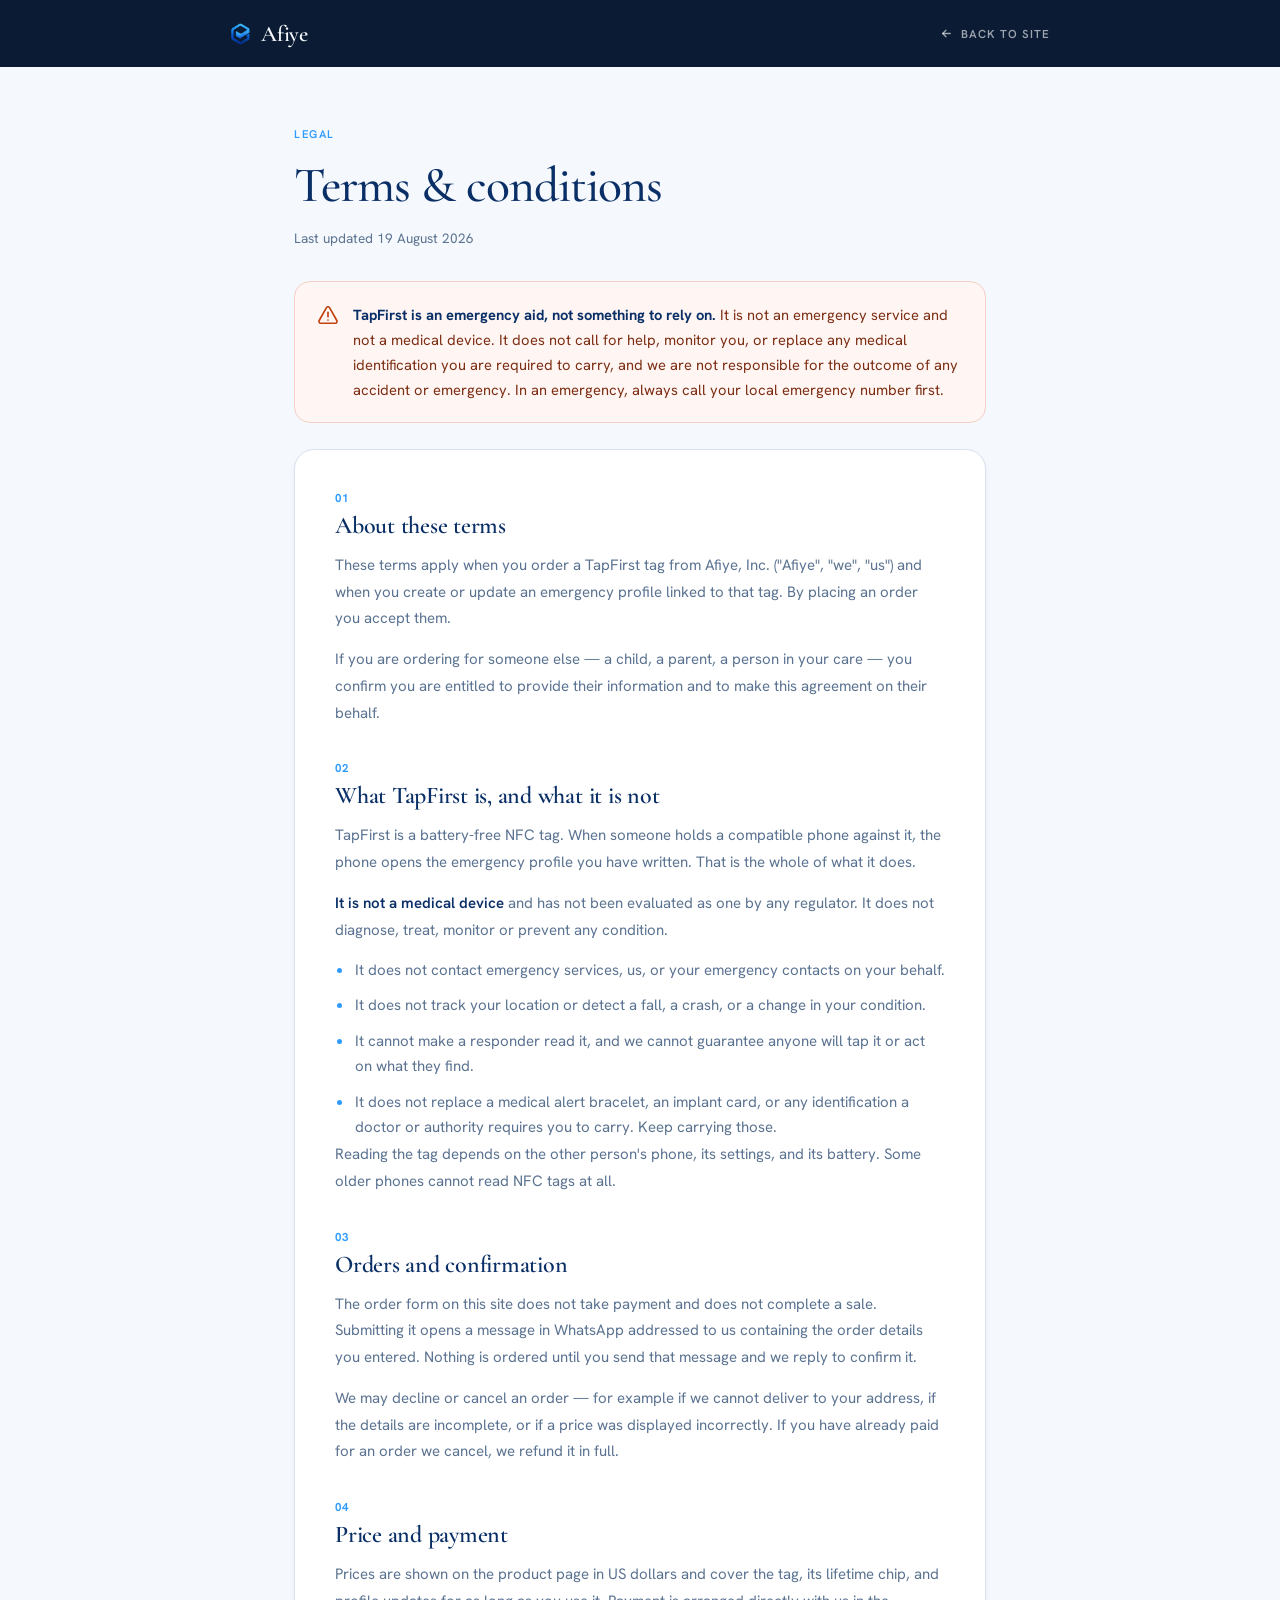
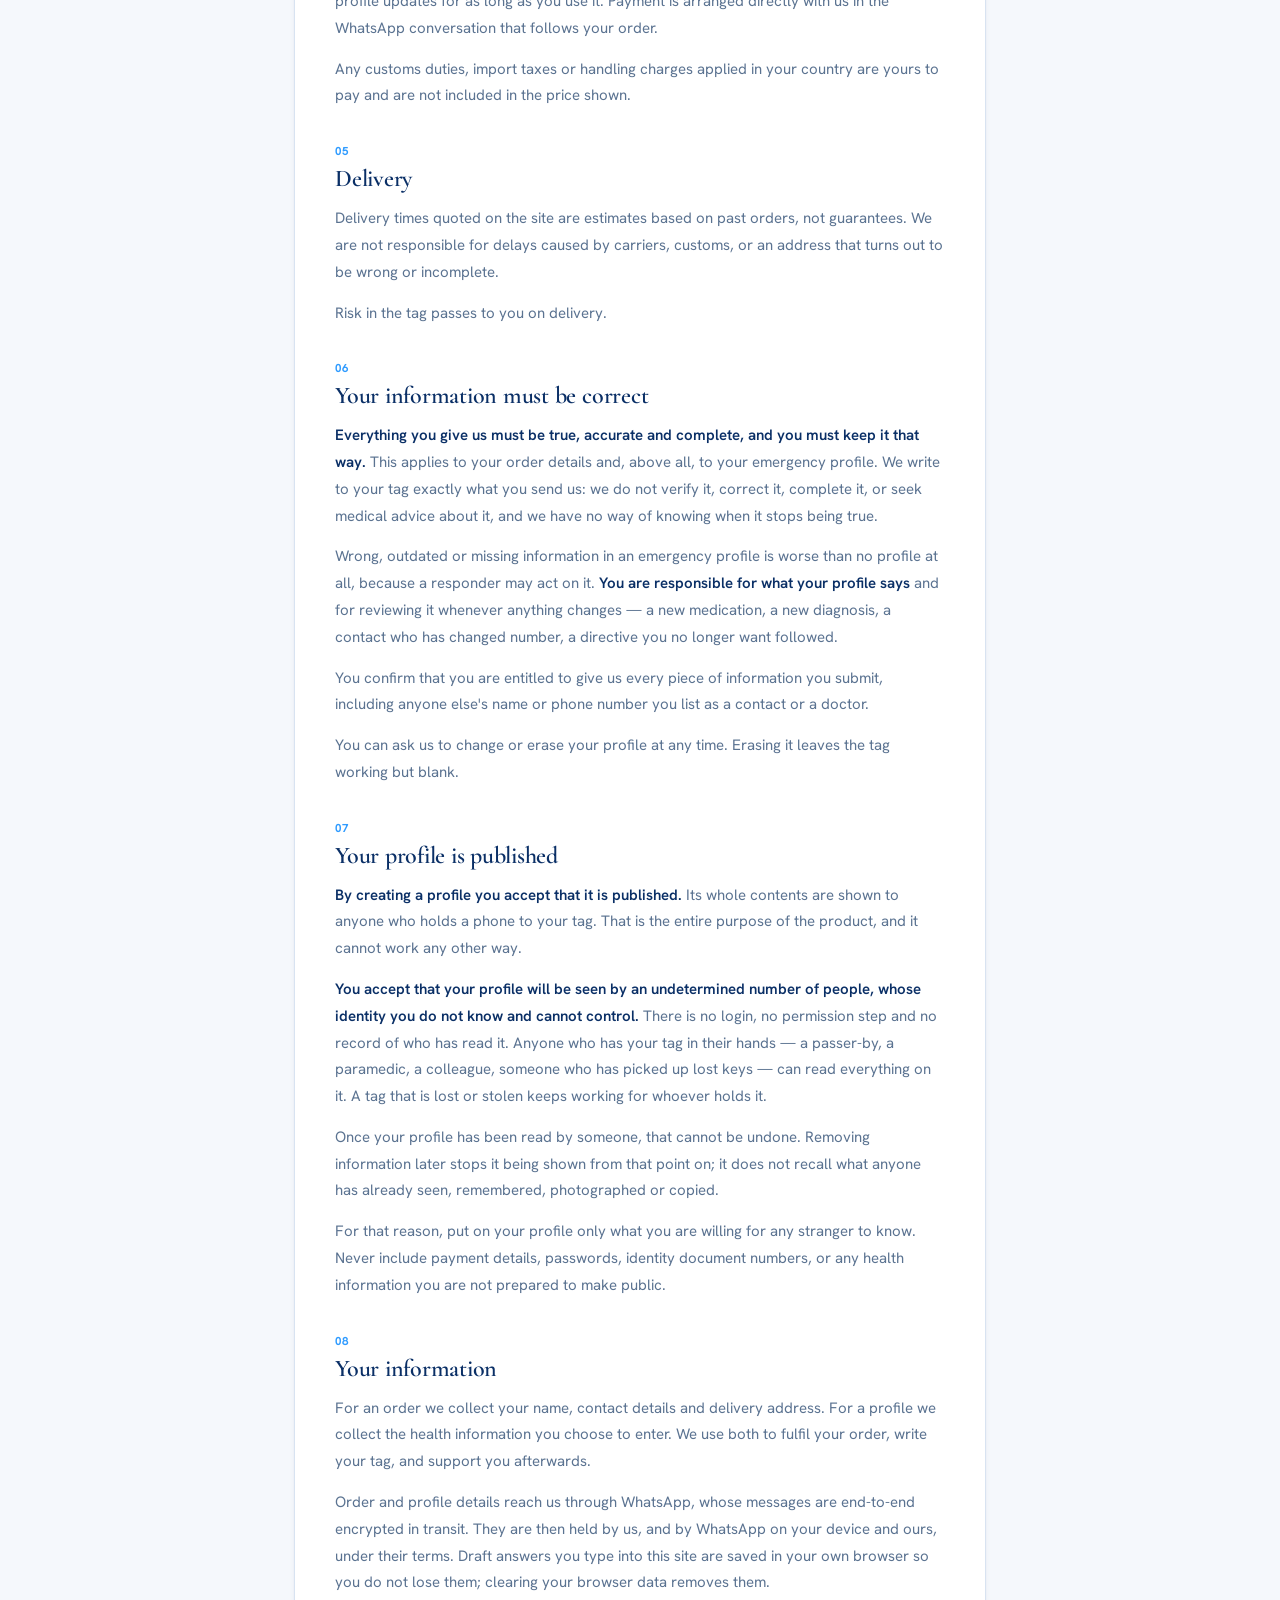
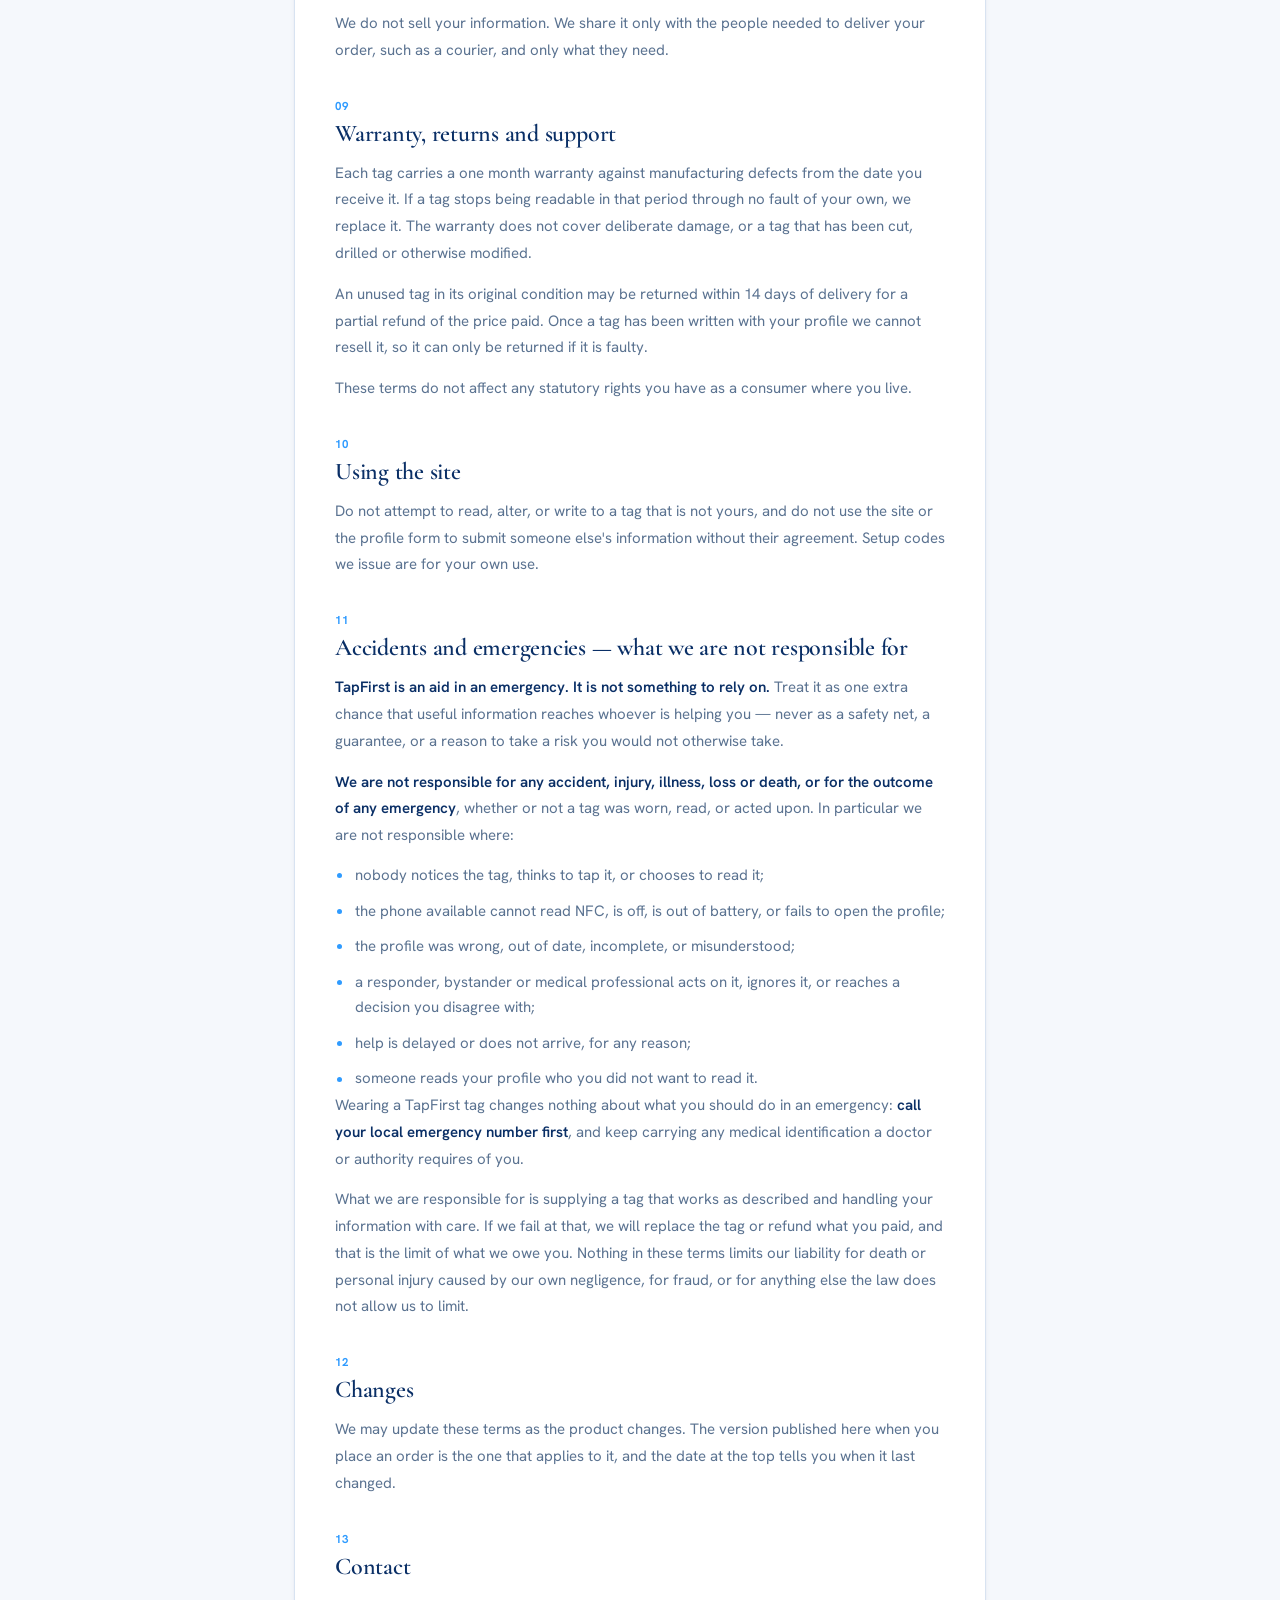
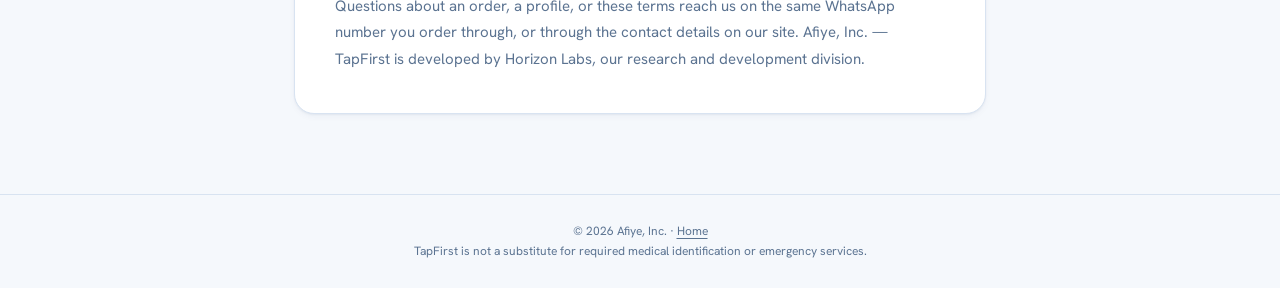
<file: terms.html>
<!DOCTYPE html>
<html lang="en">
<head>
<meta charset="UTF-8"/>
<meta name="viewport" content="width=device-width, initial-scale=1.0"/>
<title>Terms &amp; conditions — TapFirst by Afiye</title>
<meta name="description" content="The terms that apply when you order a TapFirst tag from Afiye and set up an emergency profile."/>
<meta name="theme-color" content="#0B1B33"/>
<link rel="icon" href="assets/afiyeLogo.png"/>
<link rel="preconnect" href="https://fonts.googleapis.com"/>
<link rel="preconnect" href="https://fonts.gstatic.com" crossorigin/>
<link href="https://fonts.googleapis.com/css2?family=Cormorant+Garamond:ital,wght@0,400;0,500;0,600;1,400;1,500;1,600&family=Hanken+Grotesk:wght@300;400;500;600;700&display=swap" rel="stylesheet"/>
<style>
*,*::before,*::after{box-sizing:border-box;margin:0;padding:0}
body{font-family:var(--sans);background:var(--cream);color:var(--text);-webkit-font-smoothing:antialiased}
a{color:inherit}
img,svg{display:block;max-width:100%}
a:focus-visible{outline:2px solid var(--accent);outline-offset:2px;border-radius:4px}

:root{
  --blue-deep:  #0A2F66;
  --accent:     #2F9BFF;
  --cream:      #F5F8FC;
  --cream-dark: #E9F0F9;
  --border:     #D8E3F1;
  --text:       #0A2F66;
  --text-muted: #5B7391;
  --serif:      'Cormorant Garamond',Georgia,serif;
  --sans:       'Hanken Grotesk',sans-serif;
  --pad-x:      clamp(20px,5vw,72px);
  --shadow-sm:  0 1px 2px rgba(10,47,102,0.05), 0 3px 8px -2px rgba(10,47,102,0.06);
}

.head{background:#0B1B33;padding:20px var(--pad-x)}
.head-inner{max-width:820px;margin:0 auto;display:flex;align-items:center;gap:16px}
.brand{display:flex;align-items:center;gap:9px;margin-right:auto;text-decoration:none}
.brand img{width:22px;height:22px}
.brand span{font-family:var(--serif);font-size:1.4rem;font-weight:600;letter-spacing:-0.01em;color:#F5F8FC}
.back{
  display:inline-flex;align-items:center;gap:8px;text-decoration:none;
  font-size:0.72rem;font-weight:600;letter-spacing:0.09em;text-transform:uppercase;
  color:rgba(245,248,252,0.62);transition:color .2s ease;
}
.back:hover{color:#F5F8FC}

.wrap{max-width:820px;margin:0 auto;padding:clamp(32px,5vw,58px) var(--pad-x) 80px}
.page-tag{
  font-size:0.7rem;font-weight:600;letter-spacing:0.14em;text-transform:uppercase;
  color:var(--accent);margin-bottom:14px;
}
h1{
  font-family:var(--serif);font-size:clamp(2.1rem,4.4vw,3.1rem);
  font-weight:500;line-height:1.08;letter-spacing:-0.02em;color:var(--blue-deep);
}
.updated{margin-top:14px;font-size:0.85rem;color:var(--text-muted)}

.callout{
  display:flex;gap:14px;
  margin-top:30px;padding:20px 22px;
  background:#FFF6F4;border:1px solid #F3CFC6;border-radius:16px;
}
.callout svg{flex-shrink:0;color:#C2410C;margin-top:2px}
.callout p{font-size:0.92rem;line-height:1.7;color:#7C2D12}
.callout strong{font-weight:700}

.card{
  background:#fff;border:1px solid var(--border);border-radius:20px;
  padding:clamp(24px,3.4vw,40px);
  margin-top:26px;box-shadow:var(--shadow-sm);
}
section + section{margin-top:34px}
h2{
  font-family:var(--serif);font-size:1.5rem;font-weight:600;
  letter-spacing:-0.01em;color:var(--blue-deep);
  margin-bottom:12px;
}
h2 .num{
  font-family:var(--sans);font-size:0.72rem;font-weight:700;
  letter-spacing:0.1em;color:var(--accent);
  display:block;margin-bottom:6px;
}
p{font-size:0.94rem;line-height:1.78;color:var(--text-muted)}
p + p{margin-top:14px}
p strong{color:var(--blue-deep);font-weight:600}
ul{margin:14px 0 0;padding-left:0;list-style:none;display:flex;flex-direction:column;gap:10px}
li{position:relative;padding-left:20px;font-size:0.94rem;line-height:1.7;color:var(--text-muted)}
li::before{content:'';position:absolute;left:2px;top:0.68em;width:5px;height:5px;border-radius:50%;background:var(--accent)}
a.inline{color:var(--accent);text-decoration:underline;text-underline-offset:3px}

.foot{
  border-top:1px solid var(--border);padding:26px var(--pad-x);
  text-align:center;font-size:0.75rem;line-height:1.7;color:var(--text-muted);
}
.foot a{color:var(--text-muted);text-decoration:underline;text-underline-offset:3px}

@media (prefers-reduced-motion: reduce){*{transition:none !important}}
</style>
</head>
<body>

<header class="head">
  <div class="head-inner">
    <a href="index.html" class="brand">
      <img src="assets/afiyeLogo.png" alt="" width="22" height="22">
      <span>Afiye</span>
    </a>
    <a href="index.html" class="back">
      <svg width="13" height="13" viewBox="0 0 24 24" fill="none" stroke="currentColor" stroke-width="2.4" stroke-linecap="round" stroke-linejoin="round" aria-hidden="true"><path d="M19 12H5"/><path d="M11 18l-6-6 6-6"/></svg>
      Back to site
    </a>
  </div>
</header>

<main class="wrap">
  <p class="page-tag">Legal</p>
  <h1>Terms &amp; conditions</h1>
  <p class="updated">Last updated 19 August 2026</p>

  <div class="callout">
    <svg width="22" height="22" viewBox="0 0 24 24" fill="none" stroke="currentColor" stroke-width="1.8" stroke-linecap="round" stroke-linejoin="round" aria-hidden="true"><path d="M12 9v5"/><path d="M12 17.5v.01"/><path d="M10.3 3.9 2.4 18a2 2 0 0 0 1.7 3h15.8a2 2 0 0 0 1.7-3L13.7 3.9a2 2 0 0 0-3.4 0Z"/></svg>
    <p><strong>TapFirst is an emergency aid, not something to rely on.</strong> It is not an emergency service and not a medical device. It does not call for help, monitor you, or replace any medical identification you are required to carry, and we are not responsible for the outcome of any accident or emergency. In an emergency, always call your local emergency number first.</p>
  </div>

  <div class="card">

    <section>
      <h2><span class="num">01</span>About these terms</h2>
      <p>These terms apply when you order a TapFirst tag from Afiye, Inc. ("Afiye", "we", "us") and when you create or update an emergency profile linked to that tag. By placing an order you accept them.</p>
      <p>If you are ordering for someone else — a child, a parent, a person in your care — you confirm you are entitled to provide their information and to make this agreement on their behalf.</p>
    </section>

    <section>
      <h2><span class="num">02</span>What TapFirst is, and what it is not</h2>
      <p>TapFirst is a battery-free NFC tag. When someone holds a compatible phone against it, the phone opens the emergency profile you have written. That is the whole of what it does.</p>
      <p><strong>It is not a medical device</strong> and has not been evaluated as one by any regulator. It does not diagnose, treat, monitor or prevent any condition.</p>
      <ul>
        <li>It does not contact emergency services, us, or your emergency contacts on your behalf.</li>
        <li>It does not track your location or detect a fall, a crash, or a change in your condition.</li>
        <li>It cannot make a responder read it, and we cannot guarantee anyone will tap it or act on what they find.</li>
        <li>It does not replace a medical alert bracelet, an implant card, or any identification a doctor or authority requires you to carry. Keep carrying those.</li>
      </ul>
      <p>Reading the tag depends on the other person's phone, its settings, and its battery. Some older phones cannot read NFC tags at all.</p>
    </section>

    <section>
      <h2><span class="num">03</span>Orders and confirmation</h2>
      <p>The order form on this site does not take payment and does not complete a sale. Submitting it opens a message in WhatsApp addressed to us containing the order details you entered. Nothing is ordered until you send that message and we reply to confirm it.</p>
      <p>We may decline or cancel an order — for example if we cannot deliver to your address, if the details are incomplete, or if a price was displayed incorrectly. If you have already paid for an order we cancel, we refund it in full.</p>
    </section>

    <section>
      <h2><span class="num">04</span>Price and payment</h2>
      <p>Prices are shown on the product page in US dollars and cover the tag, its lifetime chip, and profile updates for as long as you use it. Payment is arranged directly with us in the WhatsApp conversation that follows your order.</p>
      <p>Any customs duties, import taxes or handling charges applied in your country are yours to pay and are not included in the price shown.</p>
    </section>

    <section>
      <h2><span class="num">05</span>Delivery</h2>
      <p>Delivery times quoted on the site are estimates based on past orders, not guarantees. We are not responsible for delays caused by carriers, customs, or an address that turns out to be wrong or incomplete.</p>
      <p>Risk in the tag passes to you on delivery.</p>
    </section>

    <section>
      <h2><span class="num">06</span>Your information must be correct</h2>
      <p><strong>Everything you give us must be true, accurate and complete, and you must keep it that way.</strong> This applies to your order details and, above all, to your emergency profile. We write to your tag exactly what you send us: we do not verify it, correct it, complete it, or seek medical advice about it, and we have no way of knowing when it stops being true.</p>
      <p>Wrong, outdated or missing information in an emergency profile is worse than no profile at all, because a responder may act on it. <strong>You are responsible for what your profile says</strong> and for reviewing it whenever anything changes — a new medication, a new diagnosis, a contact who has changed number, a directive you no longer want followed.</p>
      <p>You confirm that you are entitled to give us every piece of information you submit, including anyone else's name or phone number you list as a contact or a doctor.</p>
      <p>You can ask us to change or erase your profile at any time. Erasing it leaves the tag working but blank.</p>
    </section>

    <section>
      <h2><span class="num">07</span>Your profile is published</h2>
      <p><strong>By creating a profile you accept that it is published.</strong> Its whole contents are shown to anyone who holds a phone to your tag. That is the entire purpose of the product, and it cannot work any other way.</p>
      <p><strong>You accept that your profile will be seen by an undetermined number of people, whose identity you do not know and cannot control.</strong> There is no login, no permission step and no record of who has read it. Anyone who has your tag in their hands — a passer-by, a paramedic, a colleague, someone who has picked up lost keys — can read everything on it. A tag that is lost or stolen keeps working for whoever holds it.</p>
      <p>Once your profile has been read by someone, that cannot be undone. Removing information later stops it being shown from that point on; it does not recall what anyone has already seen, remembered, photographed or copied.</p>
      <p>For that reason, put on your profile only what you are willing for any stranger to know. Never include payment details, passwords, identity document numbers, or any health information you are not prepared to make public.</p>
    </section>

    <section>
      <h2><span class="num">08</span>Your information</h2>
      <p>For an order we collect your name, contact details and delivery address. For a profile we collect the health information you choose to enter. We use both to fulfil your order, write your tag, and support you afterwards.</p>
      <p>Order and profile details reach us through WhatsApp, whose messages are end-to-end encrypted in transit. They are then held by us, and by WhatsApp on your device and ours, under their terms. Draft answers you type into this site are saved in your own browser so you do not lose them; clearing your browser data removes them.</p>
      <p>We do not sell your information. We share it only with the people needed to deliver your order, such as a courier, and only what they need.</p>
    </section>

    <section>
      <h2><span class="num">09</span>Warranty, returns and support</h2>
      <p>Each tag carries a one month warranty against manufacturing defects from the date you receive it. If a tag stops being readable in that period through no fault of your own, we replace it. The warranty does not cover deliberate damage, or a tag that has been cut, drilled or otherwise modified.</p>
      <p>An unused tag in its original condition may be returned within 14 days of delivery for a partial refund of the price paid. Once a tag has been written with your profile we cannot resell it, so it can only be returned if it is faulty.</p>
      <p>These terms do not affect any statutory rights you have as a consumer where you live.</p>
    </section>

    <section>
      <h2><span class="num">10</span>Using the site</h2>
      <p>Do not attempt to read, alter, or write to a tag that is not yours, and do not use the site or the profile form to submit someone else's information without their agreement. Setup codes we issue are for your own use.</p>
    </section>

    <section>
      <h2><span class="num">11</span>Accidents and emergencies — what we are not responsible for</h2>
      <p><strong>TapFirst is an aid in an emergency. It is not something to rely on.</strong> Treat it as one extra chance that useful information reaches whoever is helping you — never as a safety net, a guarantee, or a reason to take a risk you would not otherwise take.</p>
      <p><strong>We are not responsible for any accident, injury, illness, loss or death, or for the outcome of any emergency</strong>, whether or not a tag was worn, read, or acted upon. In particular we are not responsible where:</p>
      <ul>
        <li>nobody notices the tag, thinks to tap it, or chooses to read it;</li>
        <li>the phone available cannot read NFC, is off, is out of battery, or fails to open the profile;</li>
        <li>the profile was wrong, out of date, incomplete, or misunderstood;</li>
        <li>a responder, bystander or medical professional acts on it, ignores it, or reaches a decision you disagree with;</li>
        <li>help is delayed or does not arrive, for any reason;</li>
        <li>someone reads your profile who you did not want to read it.</li>
      </ul>
      <p>Wearing a TapFirst tag changes nothing about what you should do in an emergency: <strong>call your local emergency number first</strong>, and keep carrying any medical identification a doctor or authority requires of you.</p>
      <p>What we are responsible for is supplying a tag that works as described and handling your information with care. If we fail at that, we will replace the tag or refund what you paid, and that is the limit of what we owe you. Nothing in these terms limits our liability for death or personal injury caused by our own negligence, for fraud, or for anything else the law does not allow us to limit.</p>
    </section>

    <section>
      <h2><span class="num">12</span>Changes</h2>
      <p>We may update these terms as the product changes. The version published here when you place an order is the one that applies to it, and the date at the top tells you when it last changed.</p>
    </section>

    <section>
      <h2><span class="num">13</span>Contact</h2>
      <p>Questions about an order, a profile, or these terms reach us on the same WhatsApp number you order through, or through the contact details on our site. Afiye, Inc. — TapFirst is developed by Horizon Labs, our research and development division.</p>
    </section>

  </div>
</main>

<footer class="foot">
  &copy; 2026 Afiye, Inc. &middot; <a href="index.html">Home</a><br>
  TapFirst is not a substitute for required medical identification or emergency services.
</footer>

</body>
</html>
</file>
<file: css/index.css>
/* ════════════════════════════════════════════════════════════════
   TapFirst — landing page styles
   Split out of index.html so the page can run under a Content-
   Security-Policy that forbids inline styles entirely. Nothing here
   changed from the original <style> block except the entrance-delay
   utilities at the bottom of the ENTRANCE ANIMATIONS section, which
   replace the old style="--d:…" attributes.
   ═══════════════════════════════════════════════════════════════ */

/* ── RESET ───────────────────────────────────── */
*,*::before,*::after{box-sizing:border-box;margin:0;padding:0}
html{scroll-behavior:smooth}
body{
  font-family:'Hanken Grotesk',sans-serif;
  background:#F5F8FC;
  color:#0A2F66;
  overflow-x:hidden;
  -webkit-font-smoothing:antialiased;
}
a{text-decoration:none;color:inherit}
button{cursor:pointer;font-family:inherit;border:none;background:none;color:inherit}
img,svg{display:block;max-width:100%}
ol,ul{list-style:none}
a:focus-visible,button:focus-visible{outline:2px solid var(--accent);outline-offset:3px;border-radius:4px}
section[id],#stores{scroll-margin-top:104px}

/* ── PALETTE ─────────────────────────────────── */
:root{
  --blue-deep:    #0A2F66;
  --blue-mid:     #155DA8;
  --accent:       #2F9BFF;
  --cream:        #F5F8FC;
  --cream-dark:   #E9F0F9;
  --cream-darker: #DCE6F3;
  --border:       #D8E3F1;
  --text:         #0A2F66;
  --text-muted:   #5B7391;
  --serif:        'Cormorant Garamond',Georgia,serif;
  --sans:         'Hanken Grotesk',sans-serif;
  --pad-x:        clamp(24px,5vw,72px);
  --ease-out:     cubic-bezier(.16,1,.3,1);
  /* layered shadows — a tight contact edge plus wide, low-opacity falloff
     reads far softer than one big blur */
  --shadow-sm:    0 1px 2px rgba(10,47,102,0.05), 0 3px 8px -2px rgba(10,47,102,0.06);
  --shadow-md:    0 1px 2px rgba(10,47,102,0.05), 0 6px 14px -6px rgba(10,47,102,0.10), 0 18px 34px -18px rgba(10,47,102,0.16);
  --shadow-lg:    0 2px 4px rgba(10,47,102,0.05), 0 12px 26px -10px rgba(10,47,102,0.12), 0 34px 60px -28px rgba(10,47,102,0.22);
}

/* ── NAV ─────────────────────────────────────── */
nav{
  position:fixed;top:16px;left:50%;transform:translateX(-50%);
  z-index:1000;
  width:calc(100% - 80px);
  max-width:1200px;
  background:rgba(8,20,40,0.55);
  backdrop-filter:blur(28px) saturate(1.4);
  -webkit-backdrop-filter:blur(28px) saturate(1.4);
  border:1px solid rgba(255,255,255,0.10);
  border-radius:100px;
  height:56px;
  display:flex;align-items:center;
  padding:0 10px 0 22px;
  box-shadow:0 1px 2px rgba(4,12,28,0.10), 0 8px 22px -10px rgba(4,12,28,0.28), 0 22px 48px -26px rgba(4,12,28,0.40);
  transition:background .3s ease, box-shadow .3s ease, top .3s ease;
}
nav.scrolled{
  background:rgba(8,20,40,0.78);
  box-shadow:0 1px 2px rgba(4,12,28,0.12), 0 10px 26px -10px rgba(4,12,28,0.34), 0 28px 56px -28px rgba(4,12,28,0.46);
}
.nav-logo{display:flex;align-items:center;gap:9px;margin-right:40px}
.nav-logo img{width:22px;height:22px}
.nav-logo span{
  font-family:var(--serif);
  font-size:1.4rem;font-weight:600;
  letter-spacing:-0.01em;
  color:#F5F8FC;
  white-space:nowrap;
}
.nav-links{display:flex;flex:1}
.nav-links li a{
  position:relative;display:block;
  padding:0 18px;
  height:56px;line-height:56px;
  font-size:0.72rem;font-weight:500;
  letter-spacing:0.09em;text-transform:uppercase;
  color:rgba(245,248,252,0.62);
  transition:color .2s ease;
}
.nav-links li a::after{
  content:'';position:absolute;left:18px;right:18px;bottom:16px;
  height:1px;background:var(--accent);
  transform:scaleX(0);transform-origin:left;
  transition:transform .3s var(--ease-out);
}
.nav-links li a:hover{color:#F5F8FC}
.nav-links li a:hover::after,
.nav-links li a.active::after{transform:scaleX(1)}
.nav-links li a.active{color:#F5F8FC}
.nav-right{display:flex;align-items:center;gap:10px;margin-left:auto}

/* ── BUTTON GLOW SHIMMER ─────────────────────── */
.btn-primary,.btn-secondary,.btn-nav,.btn-cta-dark,.btn-cta-outline,.btn-buy{
  position:relative;overflow:hidden;
  display:inline-block;text-align:center;
}
.btn-primary::after,.btn-secondary::after,.btn-nav::after,
.btn-cta-dark::after,.btn-cta-outline::after,.btn-buy::after{
  content:'';
  position:absolute;top:0;left:-100%;
  width:60%;height:100%;
  background:linear-gradient(105deg, transparent 20%, rgba(255,255,255,0.35) 50%, transparent 80%);
  transform:skewX(-18deg);
  pointer-events:none;opacity:0;
}
.btn-primary:hover::after,.btn-secondary:hover::after,.btn-nav:hover::after,
.btn-cta-dark:hover::after,.btn-cta-outline:hover::after,.btn-buy:hover::after{
  opacity:1;left:160%;
  transition:left .9s ease, opacity .1s ease;
}
.btn-nav{
  background:var(--accent);
  color:#062043;
  border-radius:100px;
  padding:10px 22px;
  font-size:0.72rem;font-weight:700;
  letter-spacing:0.07em;text-transform:uppercase;
  transition:filter .2s ease, transform .2s ease;
}
.btn-nav:hover{filter:brightness(0.94)}
.btn-nav:active{transform:scale(.97)}
.menu-toggle{
  display:none;
  align-items:center;justify-content:center;
  width:36px;height:36px;
  background:transparent;color:#F5F8FC;
  border-radius:50%;
  transition:background .15s ease;
}
.menu-toggle:hover{background:rgba(255,255,255,0.08)}
.mobile-menu{
  display:none;
  position:fixed;top:82px;left:50%;transform:translateX(-50%);
  z-index:999;
  width:calc(100% - 32px);
  max-width:1200px;
  flex-direction:column;gap:2px;
  background:rgba(8,20,40,0.94);
  backdrop-filter:blur(28px) saturate(1.4);
  -webkit-backdrop-filter:blur(28px) saturate(1.4);
  border:1px solid rgba(255,255,255,0.10);
  border-radius:24px;
  padding:10px;
  box-shadow:0 2px 4px rgba(4,12,28,0.14), 0 14px 32px -12px rgba(4,12,28,0.34), 0 34px 64px -30px rgba(4,12,28,0.48);
}
.mobile-menu.open{display:flex;animation:menuIn .28s var(--ease-out)}
@keyframes menuIn{from{opacity:0;transform:translate(-50%,-8px)}to{opacity:1;transform:translate(-50%,0)}}
.mobile-menu a{
  display:block;padding:14px 18px;border-radius:14px;
  font-size:0.78rem;font-weight:500;
  letter-spacing:0.07em;text-transform:uppercase;
  color:rgba(245,248,252,0.72);
}
.mobile-menu a:hover{background:rgba(255,255,255,0.07);color:#F5F8FC}
.mobile-menu .btn-nav{text-align:center;margin-top:6px;color:#062043}
.mobile-menu .btn-nav:hover{background:var(--accent);color:#062043}

/* ── HERO ────────────────────────────────────── */
.hero{
  position:relative;
  min-height:100vh;
  min-height:100svh;
  display:grid;
  grid-template-columns:minmax(0,1.04fr) minmax(0,0.96fr);
  align-items:center;
  gap:clamp(24px,4vw,56px);
  padding:clamp(126px,15vh,168px) var(--pad-x) clamp(76px,10vh,104px);
  overflow:hidden;
  background:#0B1B33;
}
.hero-bg{position:absolute;inset:0;z-index:0;overflow:hidden}
.hero-grid-svg{position:absolute;inset:0;width:100%;height:100%;object-fit:cover}
.glow{position:absolute;border-radius:50%;pointer-events:none;will-change:transform}
.glow-a{
  top:-18%;right:-6%;width:70%;height:88%;
  background:radial-gradient(circle at 50% 50%, rgba(30,95,168,0.55) 0%, rgba(10,24,48,0) 68%);
  animation:glowDriftA 26s ease-in-out infinite;
}
.glow-b{
  bottom:-24%;right:8%;width:56%;height:70%;
  background:radial-gradient(circle at 50% 50%, rgba(47,155,255,0.24) 0%, rgba(10,24,48,0) 66%);
  animation:glowDriftB 32s ease-in-out infinite;
}
@keyframes glowDriftA{
  0%,100%{transform:translate3d(0,0,0) scale(1)}
  50%{transform:translate3d(-4%,4%,0) scale(1.1)}
}
@keyframes glowDriftB{
  0%,100%{transform:translate3d(0,0,0) scale(1.05)}
  50%{transform:translate3d(5%,-5%,0) scale(0.92)}
}
.hero-overlay{
  position:absolute;inset:0;z-index:1;pointer-events:none;
  background:
    linear-gradient(90deg, rgba(6,15,30,0.86) 0%, rgba(6,15,30,0.5) 52%, rgba(6,15,30,0.04) 100%),
    linear-gradient(180deg, rgba(6,15,30,0.5) 0%, rgba(6,15,30,0) 26%);
}
.hero-text{position:relative;z-index:3;max-width:560px}
.hero-headline{
  font-family:var(--serif);
  font-size:clamp(3rem,5.4vw,5.4rem);
  font-weight:500;line-height:1.03;
  letter-spacing:-0.02em;
  color:#F5F8FC;
  margin-bottom:26px;
}
.hero-headline em{font-style:italic;font-weight:400;color:#8FC9FF}
.hero-headline .line{
  display:block;overflow:hidden;
  padding:0 .07em .1em;margin:0 -.07em -.1em;
}
.hero-headline .line>span{display:block}
.hero-body{
  font-size:1rem;color:rgba(245,248,252,0.64);
  line-height:1.7;max-width:430px;
  margin-bottom:40px;
}
.hero-actions{display:flex;gap:14px;flex-wrap:wrap}
.btn-primary{
  background:var(--accent);color:#062043;
  border-radius:100px;padding:16px 34px;
  font-size:0.85rem;font-weight:700;letter-spacing:0.04em;
  box-shadow:0 1px 2px rgba(4,20,45,0.18), 0 8px 18px -8px rgba(47,155,255,0.50), 0 22px 44px -22px rgba(47,155,255,0.55);
  transition:filter .2s ease, transform .2s ease, box-shadow .3s ease;
}
.btn-primary:hover{filter:brightness(0.94);box-shadow:0 1px 2px rgba(4,20,45,0.18), 0 10px 22px -8px rgba(47,155,255,0.58), 0 28px 52px -22px rgba(47,155,255,0.62)}
.btn-primary:active{transform:translateY(1px)}
.btn-secondary{
  background:transparent;color:#F5F8FC;
  border:1.5px solid rgba(245,248,252,0.34);border-radius:100px;
  padding:15px 30px;font-size:0.85rem;font-weight:600;
  letter-spacing:0.04em;transition:border-color .2s ease,background .2s ease,transform .2s ease;
}
.btn-secondary:hover{border-color:rgba(245,248,252,0.8);background:rgba(245,248,252,0.08)}
.btn-secondary:active{transform:translateY(1px)}
.scroll-cue{
  display:flex;align-items:center;gap:14px;
  margin-top:clamp(40px,6vh,64px);
  font-size:0.62rem;font-weight:600;
  letter-spacing:0.18em;text-transform:uppercase;
  color:rgba(245,248,252,0.34);
}
.scroll-rail{
  position:relative;display:block;
  width:1px;height:38px;
  background:rgba(245,248,252,0.16);overflow:hidden;
}
.scroll-rail i{
  position:absolute;top:0;left:0;width:1px;height:14px;
  background:linear-gradient(180deg,transparent,var(--accent));
  animation:railDrop 2.4s ease-in-out infinite;
}
@keyframes railDrop{
  0%{transform:translateY(-16px)}
  60%,100%{transform:translateY(40px)}
}

/* ── HERO PRODUCT VISUAL: 3D NFC token ───────── */
.hero-visual{
  position:relative;z-index:2;
  display:flex;align-items:center;justify-content:center;
  will-change:transform;
}
.tag-stage{
  position:relative;
  width:clamp(230px,25vw,340px);
  aspect-ratio:1;
  perspective:1300px;
  perspective-origin:50% 44%;
  touch-action:pan-y;
  cursor:grab;
  /* the token is a graphic, not a document: nothing on it selects, drags or long-presses */
  user-select:none;
  -webkit-user-select:none;
  -webkit-touch-callout:none;
  -webkit-tap-highlight-color:transparent;
}
.tag-stage.dragging{cursor:grabbing}
.tag-halo{
  position:absolute;left:50%;top:50%;
  width:190%;height:190%;
  transform:translate(-50%,-50%);
  background:radial-gradient(circle at 50% 50%, rgba(47,155,255,0.22) 0%, rgba(47,155,255,0.06) 38%, transparent 66%);
  pointer-events:none;
}
.tag-waves{position:absolute;inset:0;pointer-events:none}
.tag-waves span{
  position:absolute;left:50%;top:50%;
  width:100%;height:100%;
  margin:-50% 0 0 -50%;
  border:1px solid rgba(143,201,255,0.5);
  border-radius:50%;
  opacity:0;
  animation:nfcPulse 4.2s cubic-bezier(.25,.6,.3,1) infinite;
}
.tag-waves span:nth-child(2){animation-delay:1.4s}
.tag-waves span:nth-child(3){animation-delay:2.8s}
@keyframes nfcPulse{
  0%{transform:scale(.72);opacity:0}
  18%{opacity:.5}
  100%{transform:scale(1.62);opacity:0}
}
.tag-float{position:absolute;inset:0;transform-style:preserve-3d;animation:tagFloat 6s ease-in-out infinite}
@keyframes tagFloat{0%,100%{transform:translateY(6px)}50%{transform:translateY(-10px)}}
.tag3d{
  position:absolute;inset:0;
  transform-style:preserve-3d;
  transform:rotateX(6deg) rotateY(-26deg);
  will-change:transform;
  pointer-events:none;   /* all interaction is handled by .tag-stage */
}
.disc-face svg,.disc-face text{pointer-events:none;user-select:none;-webkit-user-select:none}
.disc-face{
  position:absolute;inset:0;border-radius:50%;
  overflow:hidden;
  backface-visibility:hidden;
  -webkit-backface-visibility:hidden;
}
.disc-face.front{transform:translateZ(8px)}
.disc-face.back{transform:rotateY(180deg) translateZ(8px)}
.disc-face svg{width:100%;height:100%}
.sheen{
  position:absolute;inset:-25%;
  background:linear-gradient(102deg,transparent 38%,rgba(255,255,255,.62) 50%,transparent 62%);
  transform:translateX(-90%);
  animation:sheenSweep 7s ease-in-out infinite;
  pointer-events:none;
}
@keyframes sheenSweep{
  0%,64%{transform:translateX(-90%)}
  86%,100%{transform:translateX(90%)}
}
.rim-seg{
  position:absolute;top:50%;left:50%;
  backface-visibility:hidden;
  -webkit-backface-visibility:hidden;
  background-image:linear-gradient(180deg,rgba(255,255,255,.34) 0%,rgba(255,255,255,0) 44%,rgba(0,0,0,.30) 100%);
}
/* Two stacked pools: a wide ambient one and a tighter contact core.
   Gradients with several stops fall off far more gently than one hard
   stop, so the shadow reads soft instead of like a grey ellipse. */
.tag-ground{
  position:absolute;left:50%;bottom:-9%;
  width:104%;height:52px;
  margin-left:-52%;
  border-radius:50%;
  background:radial-gradient(ellipse at 50% 50%,
    rgba(3,10,24,0.34) 0%,
    rgba(3,10,24,0.24) 26%,
    rgba(3,10,24,0.12) 46%,
    rgba(3,10,24,0.04) 66%,
    rgba(3,10,24,0) 80%);
  filter:blur(11px);
  animation:groundPulse 6s ease-in-out infinite;
  pointer-events:none;
}
.tag-ground::after{
  content:'';position:absolute;left:50%;top:50%;
  width:58%;height:44%;
  transform:translate(-50%,-40%);
  border-radius:50%;
  background:radial-gradient(ellipse at 50% 50%,
    rgba(2,8,20,0.42) 0%,
    rgba(2,8,20,0.24) 40%,
    rgba(2,8,20,0.07) 68%,
    rgba(2,8,20,0) 84%);
}
@keyframes groundPulse{0%,100%{opacity:.92}50%{opacity:.58}}

/* ── SHARED SECTION ──────────────────────────── */
.section-tag{
  font-size:0.7rem;font-weight:600;
  letter-spacing:0.14em;text-transform:uppercase;
  color:var(--accent);margin-bottom:16px;
}
.section-heading{
  font-family:var(--serif);
  font-size:clamp(2rem,3.8vw,3.4rem);
  font-weight:500;line-height:1.06;
  letter-spacing:-0.02em;
  color:var(--blue-deep);
}
.section-heading em{font-style:italic;font-weight:400}
.section-sub{
  font-size:0.95rem;color:var(--text-muted);
  line-height:1.7;max-width:420px;
  margin-top:20px;
}

/* ── HOW IT WORKS ────────────────────────────── */
.how{
  background:var(--cream);
  padding:clamp(72px,9vw,110px) var(--pad-x);
  display:grid;grid-template-columns:minmax(0,1fr) minmax(0,1.1fr);
  gap:clamp(32px,5vw,80px);align-items:start;
}
.how-steps{display:flex;flex-direction:column}
.how-step{
  display:grid;grid-template-columns:auto 1fr;
  gap:22px;align-items:start;
  padding:26px 0;
  border-bottom:1px solid var(--border);
}
.how-step:first-child{padding-top:4px}
.how-step:last-child{border-bottom:none;padding-bottom:0}
.how-num{
  font-family:var(--serif);font-size:1.5rem;font-weight:500;
  color:var(--accent);line-height:1;min-width:34px;
  padding-top:2px;
}
.how-title{font-size:0.98rem;font-weight:600;color:var(--blue-deep);margin-bottom:6px}
.how-desc{font-size:0.9rem;color:var(--text-muted);line-height:1.65;max-width:420px}

/* ── PRODUCT SECTION ─────────────────────────── */
.product-section{
  position:relative;
  background:#0F2647;
  padding:clamp(72px,9vw,110px) var(--pad-x);
  display:grid;grid-template-columns:1fr 1fr;
  gap:clamp(32px,5vw,80px);align-items:center;
}
.product-img-side{
  background:rgba(255,255,255,0.06);
  border:1px solid rgba(255,255,255,0.1);
  border-radius:24px;min-height:440px;
  display:flex;align-items:center;justify-content:center;
  position:relative;overflow:hidden;
}
.product-img-side::before{
  content:'';position:absolute;inset:0;
  background:radial-gradient(circle at 50% 42%, rgba(47,155,255,0.16) 0%, transparent 62%);
}
.product-img-side svg{position:relative}
.product-name-big{
  font-family:var(--serif);
  font-size:clamp(2rem,3.2vw,3rem);
  font-weight:500;color:#F5F8FC;line-height:1.1;
  margin-bottom:12px;
}
.product-tagline{
  font-size:0.88rem;color:rgba(245,248,252,0.52);
  line-height:1.65;margin-bottom:32px;max-width:400px;
}
.ingredients-list{display:flex;flex-direction:column;gap:12px;margin-bottom:36px}
.ingredient-row{
  display:flex;align-items:center;gap:14px;
  padding:14px 18px;
  background:rgba(255,255,255,0.05);
  border:1px solid rgba(255,255,255,0.09);
  border-radius:12px;
  transition:background .25s ease, border-color .25s ease, transform .25s ease;
}
.ingredient-row:hover{
  background:rgba(255,255,255,0.09);
  border-color:rgba(47,155,255,0.35);
  transform:translateX(4px);
}
.ing-icon{
  width:36px;height:36px;border-radius:8px;
  background:rgba(47,155,255,0.14);
  display:flex;align-items:center;justify-content:center;flex-shrink:0;
}
.ing-name{font-size:0.88rem;font-weight:600;color:#F5F8FC}
.ing-desc{font-size:0.76rem;color:rgba(245,248,252,0.47);margin-top:2px;line-height:1.5}
.product-price-row{display:flex;align-items:baseline;gap:16px;margin-bottom:28px;flex-wrap:wrap}
.price-tag{font-family:var(--serif);font-size:2rem;font-weight:500;color:var(--accent);line-height:1}
.price-per{font-size:0.82rem;color:rgba(245,248,252,0.42)}
.btn-buy{
  background:var(--accent);color:#062043;
  border-radius:100px;padding:16px 40px;
  font-size:0.9rem;font-weight:700;letter-spacing:0.04em;
  box-shadow:0 1px 2px rgba(4,20,45,0.22), 0 8px 18px -8px rgba(47,155,255,0.42), 0 24px 48px -24px rgba(47,155,255,0.50);
  transition:filter .2s ease, transform .2s ease;
}
.btn-buy:hover{filter:brightness(0.94)}
.btn-buy:active{transform:translateY(1px)}

/* ── QUANTITY + ADD TO CART ──────────────────── */
.buy-row{display:flex;align-items:center;gap:14px;flex-wrap:wrap}
.qty{
  display:flex;align-items:center;
  background:rgba(255,255,255,0.06);
  border:1px solid rgba(255,255,255,0.14);
  border-radius:100px;
  padding:4px;
}
.qty-btn{
  width:38px;height:38px;border-radius:50%;
  display:flex;align-items:center;justify-content:center;
  font-size:1.1rem;line-height:1;
  color:#F5F8FC;
  transition:background .18s ease,opacity .18s ease;
}
.qty-btn:hover:not(:disabled){background:rgba(255,255,255,0.12)}
.qty-btn:disabled{opacity:.3;cursor:not-allowed}
.qty-input{
  width:46px;height:38px;
  border:none;outline:none;background:transparent;
  color:#F5F8FC;font-family:inherit;font-size:0.95rem;font-weight:600;
  text-align:center;
  appearance:textfield;
  -moz-appearance:textfield;
}
.qty-input::-webkit-outer-spin-button,
.qty-input::-webkit-inner-spin-button{-webkit-appearance:none;margin:0}
.buy-note{
  min-height:1.4em;margin-top:14px;
  font-size:0.82rem;color:rgba(245,248,252,0.55);
}
.buy-note a{color:var(--accent);text-decoration:underline;text-underline-offset:3px}
.buy-note.show{animation:noteIn .35s var(--ease-out) both}
@keyframes noteIn{from{opacity:0;transform:translateY(-4px)}to{opacity:1;transform:none}}

/* ── CART BUTTON (nav) ───────────────────────── */
.btn-cart{
  position:relative;
  width:38px;height:38px;border-radius:50%;
  display:flex;align-items:center;justify-content:center;
  color:rgba(245,248,252,0.72);
  transition:background .18s ease,color .18s ease;
}
.btn-cart:hover{background:rgba(255,255,255,0.09);color:#F5F8FC}
.cart-count{
  position:absolute;top:1px;right:0;
  min-width:17px;height:17px;padding:0 4px;
  border-radius:100px;
  background:var(--accent);color:#062043;
  font-size:0.62rem;font-weight:700;line-height:17px;
  text-align:center;
}
.cart-count[hidden]{display:none}

/* ── CART DRAWER ─────────────────────────────── */
body.no-scroll{overflow:hidden}
.cart-scrim{
  position:fixed;inset:0;z-index:1100;
  background:rgba(6,20,45,0.45);
  backdrop-filter:blur(2px);-webkit-backdrop-filter:blur(2px);
  opacity:0;transition:opacity .28s ease;
}
.cart-scrim.open{opacity:1}
.cart-scrim[hidden]{display:none}
.cart-drawer{
  position:fixed;top:0;right:0;bottom:0;z-index:1101;
  width:min(420px,100%);
  background:#fff;
  border-left:1px solid var(--border);
  box-shadow:-18px 0 60px -28px rgba(10,47,102,0.45);
  display:flex;flex-direction:column;
  transform:translateX(101%);
  transition:transform .3s var(--ease-out);
  visibility:hidden;
}
.cart-drawer.open{transform:none;visibility:visible}
.cart-head{
  display:flex;align-items:center;
  padding:22px 22px 18px;
  border-bottom:1px solid var(--border);
}
.cart-head h2{
  font-family:var(--serif);font-size:1.5rem;font-weight:600;
  letter-spacing:-0.01em;color:var(--blue-deep);
}
.cart-close{
  margin-left:auto;
  width:34px;height:34px;border-radius:50%;
  display:flex;align-items:center;justify-content:center;
  color:var(--text-muted);
  transition:background .18s ease,color .18s ease;
}
.cart-close:hover{background:var(--cream-dark);color:var(--blue-deep)}
.cart-body{flex:1;overflow-y:auto;padding:22px}

.cart-line{display:flex;gap:14px;padding-bottom:20px;border-bottom:1px solid var(--border)}
.cart-thumb{
  flex-shrink:0;width:58px;height:58px;border-radius:13px;
  background:var(--cream-dark);border:1px solid var(--border);
  display:flex;align-items:center;justify-content:center;
}
.cart-thumb img{width:27px;height:27px}
.cart-info{flex:1;min-width:0}
.cart-name{font-size:0.96rem;font-weight:600;color:var(--blue-deep)}
.cart-desc{font-size:0.79rem;color:var(--text-muted);margin-top:2px;line-height:1.5}
.cart-side{display:flex;flex-direction:column;align-items:flex-end;gap:10px}
.cart-cost{font-size:0.95rem;font-weight:600;color:var(--blue-deep);white-space:nowrap}
.cart-remove{
  font-size:0.76rem;color:var(--text-muted);
  text-decoration:underline;text-underline-offset:3px;
  transition:color .18s ease;
}
.cart-remove:hover{color:#B3261E}

/* the light-background twin of the quantity control */
.qty-light{
  display:flex;align-items:center;
  border:1px solid var(--border);border-radius:100px;
  padding:3px;margin-top:11px;width:max-content;
}
.qty-light .qty-btn{
  width:30px;height:30px;font-size:1rem;color:var(--blue-deep);
}
.qty-light .qty-btn:hover:not(:disabled){background:var(--cream-dark)}
.qty-light .qty-input{
  width:40px;height:30px;font-size:0.9rem;color:var(--blue-deep);
}

.cart-total{
  display:flex;align-items:baseline;
  margin-top:20px;
  font-size:1rem;font-weight:600;color:var(--blue-deep);
}
.cart-total span:last-child{
  margin-left:auto;
  font-family:var(--serif);font-size:1.75rem;font-weight:500;
}
.cart-ship{margin-top:6px;font-size:0.78rem;color:var(--text-muted)}
.cart-checkout{
  display:block;margin-top:20px;
  padding:15px 24px;border-radius:100px;
  background:var(--accent);color:#062043;
  font-size:0.88rem;font-weight:700;letter-spacing:0.03em;
  text-align:center;
  box-shadow:0 1px 2px rgba(4,20,45,0.18), 0 8px 18px -8px rgba(47,155,255,0.5);
  transition:filter .2s ease,transform .16s ease;
}
.cart-checkout:hover{filter:brightness(0.94)}
.cart-checkout:active{transform:translateY(1px)}
.cart-continue{
  display:block;width:100%;margin-top:12px;
  padding:12px;border-radius:100px;
  font-size:0.85rem;font-weight:600;color:var(--text-muted);
  transition:background .18s ease,color .18s ease;
}
.cart-continue:hover{background:var(--cream-dark);color:var(--blue-deep)}

.cart-empty{text-align:center;padding:46px 10px}
.cart-empty svg{margin:0 auto 16px;color:var(--border)}
.cart-empty p{font-size:0.92rem;color:var(--text-muted);margin-bottom:22px}
.cart-empty .cart-checkout{display:inline-block;margin-top:0;padding-inline:30px}

@media (prefers-reduced-motion: reduce){
  .cart-drawer,.cart-scrim{transition:none}
}

/* ── LOGO STRIPE ─────────────────────────────────────────────────
   The track holds one set of logos; the script copies that set as
   many times as it takes to fill the screen, then scrolls it by
   exactly one set width. Because the distance and the duration are
   both computed from the real measured width, the loop is seamless
   with any number of logos, at any window size.
──────────────────────────────────────────────────────────────── */
.stripe{
  background:var(--cream);
  padding:clamp(40px,5vw,56px) 0 0;
}
.stripe[hidden]{display:none}
.stripe-viewport{
  overflow:hidden;
  -webkit-mask-image:linear-gradient(90deg, transparent, black 9%, black 91%, transparent);
  mask-image:linear-gradient(90deg, transparent, black 9%, black 91%, transparent);
}
.stripe-track{
  display:flex;align-items:center;
  width:max-content;
  will-change:transform;
  animation:stripe-scroll var(--stripe-dur,40s) linear infinite;
}
.stripe-viewport:hover .stripe-track{animation-play-state:paused}
@keyframes stripe-scroll{
  from{transform:translateX(0)}
  to{transform:translateX(calc(-1 * var(--stripe-shift,50%)))}
}
/* Logos keep their own proportions: the box is fixed, the art is
   contained inside it, so tall marks and wide wordmarks both sit
   on the same optical line. */
.partner-logo{
  height:55px;width:auto;
  max-width:250px;
  object-fit:contain;object-position:center;
  flex-shrink:0;
  /* the gap sets how many logos are on screen at once — wider gap,
     fewer logos, more room around each one */
  margin-right:var(--stripe-gap,150px);
}
@media(max-width:640px){
  .partner-logo{height:44px;max-width:195px;margin-right:80px}
}

/* ── PROMISE ──────────────────────────────────── */
.promise-section{
  background:var(--cream);
  display:grid;grid-template-columns:1fr 1fr;
  align-items:start;
}
.promise-left{padding:clamp(64px,7vw,96px) clamp(24px,3vw,48px) clamp(72px,9vw,110px) var(--pad-x)}
.promise-right{
  padding:clamp(64px,7vw,96px) var(--pad-x) clamp(72px,9vw,110px) clamp(32px,4vw,64px);
  display:flex;align-items:center;
}
.cert-grid{display:grid;grid-template-columns:1fr 1fr;gap:14px;margin-top:44px;max-width:520px}
.cert-badge{
  display:flex;align-items:center;gap:12px;
  padding:16px 18px;
  background:#fff;
  border:1px solid var(--border);
  border-radius:14px;
  box-shadow:var(--shadow-sm);
  transition:transform .25s ease, box-shadow .3s ease, border-color .25s ease;
}
.cert-badge:hover{
  transform:translateY(-3px);
  border-color:rgba(47,155,255,.45);
  box-shadow:var(--shadow-md);
}
.cert-badge svg{flex-shrink:0;color:var(--accent)}
.cert-badge span{
  font-size:0.78rem;font-weight:600;color:var(--blue-deep);
  line-height:1.3;letter-spacing:0.01em;
}
.stats-card{
  width:100%;
  background:var(--cream-dark);
  border:1px solid var(--border);
  border-radius:22px;
  padding:clamp(28px,3vw,40px);
  box-shadow:var(--shadow-md);
}
.promise-stat{padding:26px 0;border-bottom:1px solid var(--border)}
.promise-stat:first-child{padding-top:0}
.promise-stat:last-child{border-bottom:none;padding-bottom:0}
.promise-num{
  font-family:var(--serif);font-size:clamp(2.4rem,3.4vw,3rem);font-weight:500;
  color:var(--blue-deep);line-height:1;margin-bottom:6px;
}
.promise-label{font-size:0.83rem;color:var(--text-muted)}
.stat-star{display:inline-block;vertical-align:0.06em;margin-left:8px;color:var(--accent);width:.62em;height:.62em}
.sr-only{position:absolute;width:1px;height:1px;padding:0;margin:-1px;overflow:hidden;clip:rect(0 0 0 0);white-space:nowrap;border:0}

/* ── FINAL CTA ────────────────────────────────── */
.final-cta{background:var(--accent);padding:clamp(64px,8vw,88px) var(--pad-x) 0;text-align:center}
.final-cta .section-tag{color:rgba(6,32,67,.7)}
.final-cta .section-heading{color:#062043;margin:0 auto 36px;max-width:600px}
.final-cta .section-heading em{color:#0A2F66}
.cta-actions{display:flex;gap:14px;justify-content:center;flex-wrap:wrap}
.btn-cta-dark{
  background:var(--blue-deep);color:#F5F8FC;
  border-radius:100px;padding:16px 36px;
  font-size:0.88rem;font-weight:600;letter-spacing:0.04em;
  transition:filter .2s ease, transform .2s ease;
}
.btn-cta-dark:hover{filter:brightness(1.22)}
.btn-cta-dark:active{transform:translateY(1px)}
.btn-cta-outline{
  background:transparent;color:#062043;
  border:2px solid rgba(6,32,67,.85);border-radius:100px;
  padding:14px 32px;font-size:0.88rem;font-weight:600;letter-spacing:0.04em;
  transition:background .2s ease,color .2s ease,transform .2s ease;
}
.btn-cta-outline:hover{background:#062043;color:var(--accent)}
.btn-cta-outline:active{transform:translateY(1px)}
.cta-stage{
  position:relative;
  max-width:560px;margin:clamp(36px,4.5vw,56px) auto 0;
  display:flex;justify-content:center;
}
.cta-stage::before{
  content:'';position:absolute;z-index:0;
  left:50%;bottom:0;transform:translateX(-50%);
  width:112%;height:78%;
  background:radial-gradient(ellipse at 50% 100%, rgba(255,255,255,0.26) 0%, rgba(255,255,255,0.10) 38%, transparent 70%);
  pointer-events:none;
}
.cta-img{
  position:relative;z-index:1;
  width:min(340px,80%);height:auto;
  /* the photo carries its own lighting, so this only adds a little lift */
  filter:
    drop-shadow(0 6px 10px rgba(6,32,67,0.10))
    drop-shadow(0 26px 44px rgba(6,32,67,0.14));
}

/* ── FOOTER ───────────────────────────────────── */
footer{background:var(--blue-deep);color:var(--cream);padding:64px var(--pad-x) 40px}
.footer-top{
  display:grid;grid-template-columns:2fr 1fr 1fr 1fr;gap:clamp(32px,5vw,60px);
  padding-bottom:48px;border-bottom:1px solid rgba(245,248,252,0.1);
}
.footer-logo{display:flex;align-items:center;gap:9px;margin-bottom:16px}
.footer-logo img{width:22px;height:22px}
.footer-logo span{font-family:var(--serif);font-size:1.4rem;font-weight:600;color:var(--cream)}
.footer-brand p{font-size:0.82rem;color:rgba(245,248,252,0.45);line-height:1.65;max-width:270px}
.footer-lab{
  display:inline-flex;align-items:center;gap:9px;
  margin-top:22px;padding:8px 14px 8px 10px;
  border:1px solid rgba(245,248,252,0.12);
  border-radius:100px;
  font-size:0.7rem;letter-spacing:0.04em;
  color:rgba(245,248,252,0.5);
}
.footer-lab img{width:16px;height:16px}
.footer-lab strong{color:rgba(245,248,252,0.82);font-weight:600}
.footer-col-title{
  font-size:0.68rem;font-weight:600;letter-spacing:0.12em;text-transform:uppercase;
  color:rgba(245,248,252,0.35);margin-bottom:20px;
}
.footer-col ul{display:flex;flex-direction:column;gap:13px}
.footer-col ul a{font-size:0.85rem;color:rgba(245,248,252,0.6);transition:color .15s ease}
.footer-col ul a:hover{color:var(--cream)}
.footer-bottom{display:flex;align-items:center;justify-content:space-between;padding-top:32px;flex-wrap:wrap;gap:16px}
.footer-bottom p{font-size:0.73rem;color:rgba(245,248,252,0.32);max-width:640px;line-height:1.6}
.footer-social{display:flex;gap:14px;align-items:center}
.footer-social a{
  display:flex;align-items:center;justify-content:center;
  width:36px;height:36px;border-radius:50%;
  border:1px solid rgba(245,248,252,0.15);
  color:rgba(245,248,252,0.45);
  transition:color .2s ease, border-color .2s ease, background .2s ease, transform .2s ease;
}
.footer-social a:hover{
  color:var(--cream);border-color:rgba(245,248,252,0.45);
  background:rgba(245,248,252,0.07);transform:translateY(-2px);
}

/* ── ENTRANCE ANIMATIONS ─────────────────────── */
.intro{opacity:0;transform:translateY(18px);animation:introUp .9s var(--ease-out) forwards;animation-delay:var(--d,0s)}
@keyframes introUp{to{opacity:1;transform:none}}
.hero-headline .line>span{
  transform:translateY(116%);
  animation:lineUp 1.05s var(--ease-out) forwards;
  animation-delay:var(--d,0s);
}
@keyframes lineUp{to{transform:none}}
.tag-stage{opacity:0;animation:tagIn 1.3s var(--ease-out) .34s forwards}
@keyframes tagIn{from{opacity:0;transform:translateY(26px) scale(.86)}to{opacity:1;transform:none}}

/* The hero stagger. These used to be style="--d:…" attributes on the
   elements themselves; as classes they carry the same values but let
   the page ship a Content-Security-Policy with no inline styles, so
   an injected style="" attribute has nothing to hide behind.
   Read them top to bottom — they fire in this order. */
.delay-1{--d:.06s}   /* headline line 1  */
.delay-2{--d:.18s}   /* headline line 2  */
.delay-3{--d:.38s}   /* body paragraph   */
.delay-4{--d:.5s}    /* action buttons   */
.delay-5{--d:.9s}    /* scroll cue       */

/* ── SCROLL REVEAL ──────────────────────────────*/
.sr{opacity:0;transform:translateY(20px);transition:opacity .6s ease,transform .6s var(--ease-out)}
.sr.in{opacity:1;transform:none}

/* ── SVG CHIP FLOAT ─────────────────────────────*/
.chip{animation:chipFloat 9s ease-in-out infinite}
.chip-b{animation-duration:11s;animation-delay:-3s}
.chip-c{animation-duration:13s;animation-delay:-6s}
.chip-d{animation-duration:10s;animation-delay:-1.5s}
@keyframes chipFloat{0%,100%{transform:translateY(0)}50%{transform:translateY(-16px)}}

/* ── RESPONSIVE ───────────────────────────────── */
@media(max-width:1080px){
  .hero{grid-template-columns:minmax(0,1.15fr) minmax(0,0.85fr)}
  .footer-top{grid-template-columns:1.4fr 1fr 1fr 1fr}
}
@media(max-width:960px){
  nav{width:calc(100% - 32px);padding:0 8px 0 20px;top:12px}
  .nav-links{display:none}
  .menu-toggle{display:flex}
  .mobile-menu{top:74px}
  .hero{
    grid-template-columns:1fr;
    padding:118px var(--pad-x) 72px;
    gap:48px;text-align:left;
  }
  .hero-text{max-width:640px}
  .hero-body{max-width:520px}
  .scroll-cue{display:none}
  .tag-stage{width:min(280px,72vw)}
  .how{grid-template-columns:1fr;gap:36px}
  .product-section{grid-template-columns:1fr}
  .product-img-side{min-height:320px}
  .promise-section{grid-template-columns:1fr}
  .promise-left{padding:clamp(56px,8vw,72px) var(--pad-x) 8px}
  .promise-right{padding:32px var(--pad-x) clamp(64px,9vw,88px)}
  .cert-grid{max-width:none}
  .footer-top{grid-template-columns:1fr 1fr;gap:40px}
  .footer-brand{grid-column:1 / -1}
}
@media(max-width:560px){
  .hero-headline{font-size:clamp(2.6rem,11vw,3.4rem)}
  .cert-grid{grid-template-columns:1fr}
  .hero-actions .btn-primary,.hero-actions .btn-secondary{flex:1 1 auto}
  .footer-bottom{flex-direction:column;align-items:flex-start}
}

/* ── REDUCED MOTION ───────────────────────────── */
@media (prefers-reduced-motion: reduce){
  html{scroll-behavior:auto}
  .stripe-track,.glow,.chip,.tag-float,.tag-waves span,.sheen,.tag-ground,.scroll-rail i{animation:none!important}
  .stripe-track{justify-content:center;flex-wrap:wrap;width:100%}
  .intro,.tag-stage{opacity:1!important;transform:none!important;animation:none!important}
  .hero-headline .line>span{transform:none!important;animation:none!important}
  .sr{opacity:1!important;transform:none!important;transition:none!important}
  .tag-waves span{opacity:.28;transform:scale(1.2)}
}
</file>
